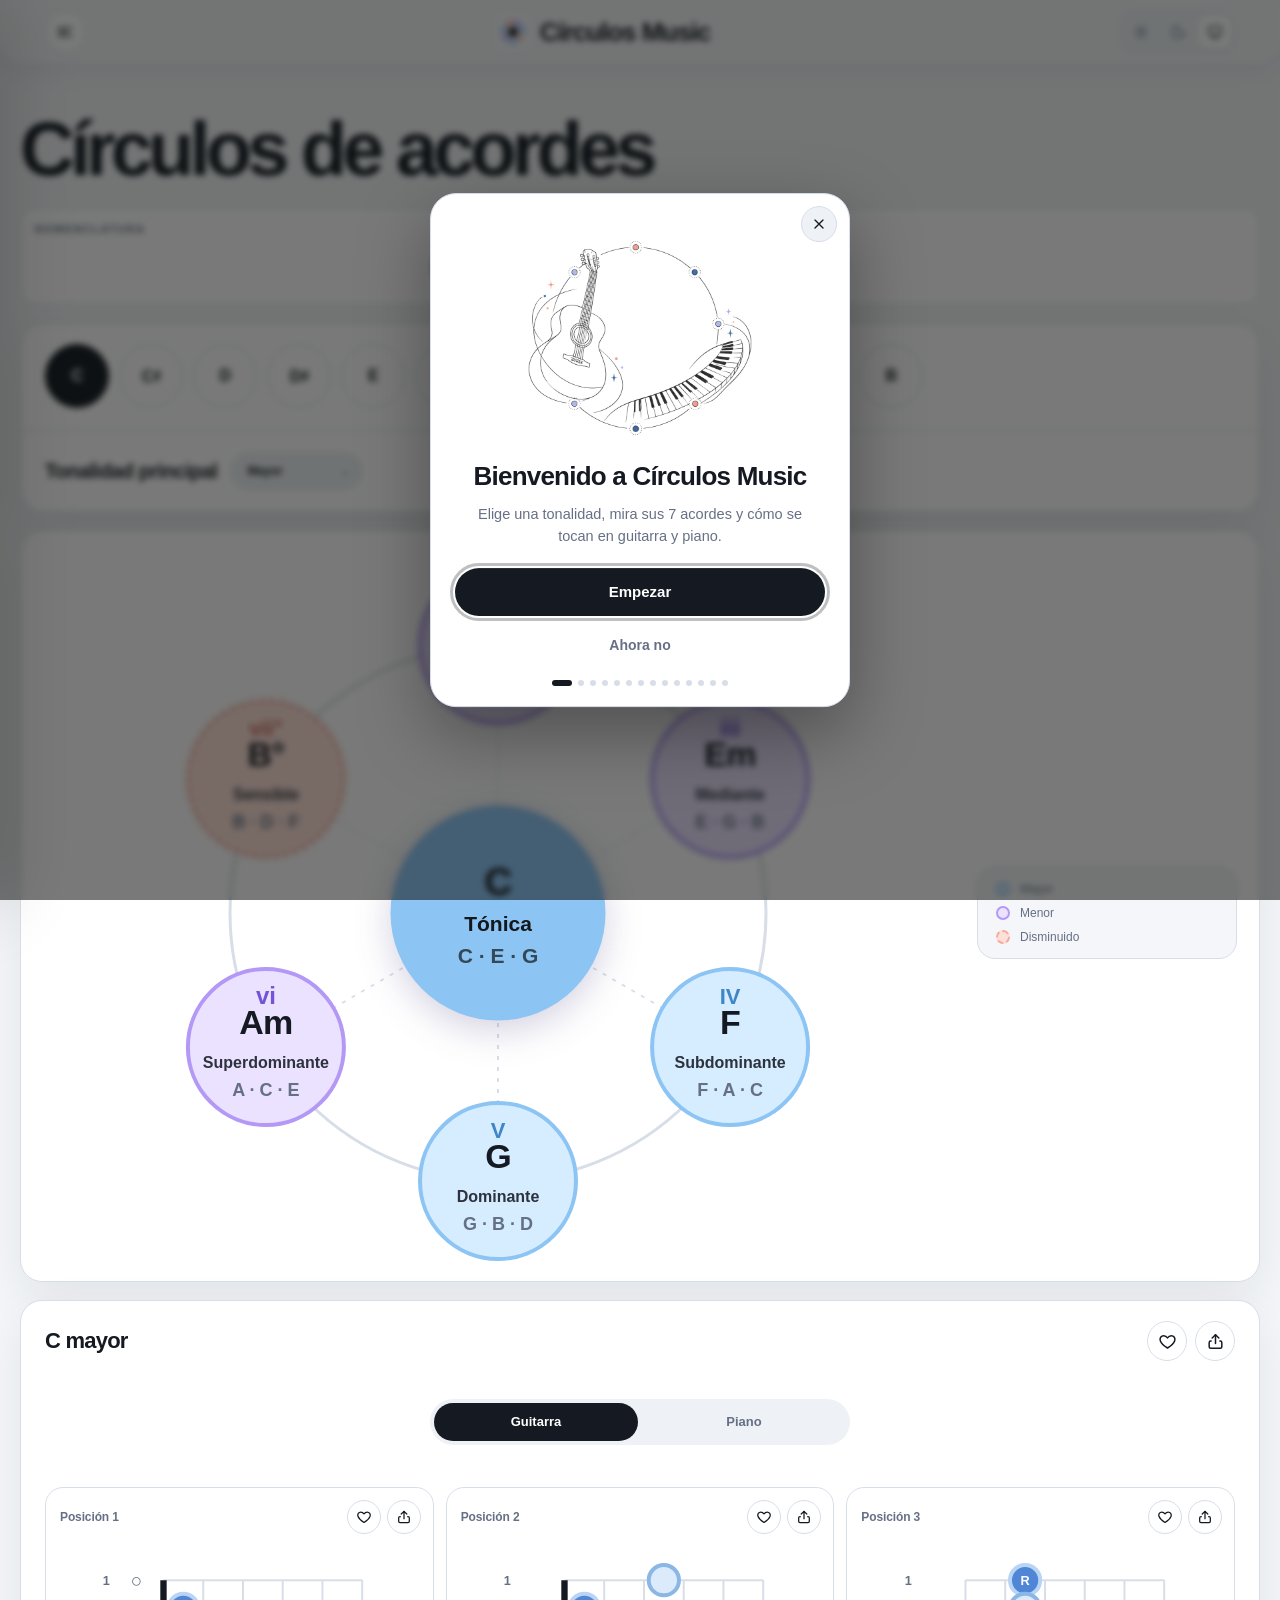
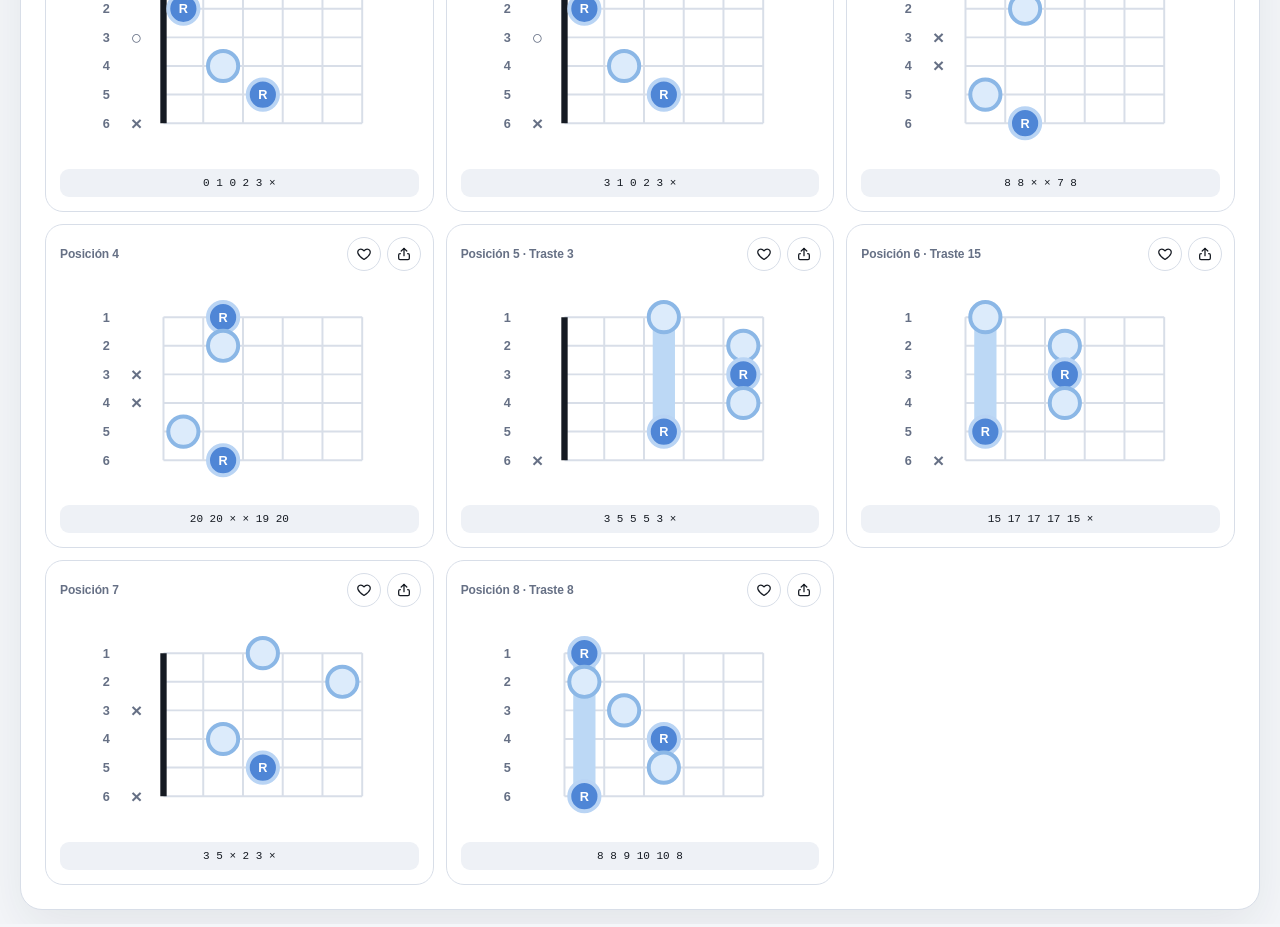
<file: index.html>
<!DOCTYPE html>
<html lang="es" data-theme="light">
<head>
<meta charset="UTF-8">
<meta name="viewport" content="width=device-width, initial-scale=1, maximum-scale=1, user-scalable=no, viewport-fit=cover">
<meta name="theme-color" content="#f4f6f9">
<meta http-equiv="Cache-Control" content="no-cache, no-store, must-revalidate">
<meta http-equiv="Pragma" content="no-cache">
<meta http-equiv="Expires" content="0">
<meta name="description" content="Círculos armónicos, escalas y posiciones para piano y guitarra.">
<meta property="og:type" content="website">
<meta property="og:title" content="Círculos Music">
<meta property="og:description" content="Escalas, 7 acordes diatónicos y posiciones para piano y guitarra.">
<meta property="og:image" content="https://la86926.github.io/Circulos-music/og-image.png?v=4">
<meta name="twitter:card" content="summary_large_image">
<title>Círculos Music</title>
<!-- Sonido de piano: Salamander Grand Piano V3, de Alexander Holm (CC BY 3.0). Detalles en sounds/piano/CREDITS.txt -->
<link rel="icon" href="logo.svg?v=3" type="image/svg+xml">
<link rel="icon" href="favicon-32.png?v=3" sizes="32x32" type="image/png">
<link rel="apple-touch-icon" href="apple-touch-icon.png?v=3">
<link rel="manifest" href="manifest.webmanifest">
<link rel="stylesheet" href="style.css?v=12">
<link rel="stylesheet" href="shell.css?v=4">
<link rel="stylesheet" href="chords-library.css?v=15">
<link rel="stylesheet" href="circulos.css?v=1">
<link rel="stylesheet" href="polish.css?v=21">
<link rel="stylesheet" href="tutorial.css?v=5">
</head>
<body>
<header class="app-header">
  <div class="header-inner appearance-header">
    <button class="icon-btn" id="menuBtn" type="button" aria-label="Abrir menú" aria-controls="sideMenu" aria-expanded="false"><svg viewBox="0 0 24 24" fill="none" stroke="currentColor" stroke-width="1.8" stroke-linecap="round"><path d="M4 7.5h16M4 12h11M4 16.5h16"/></svg></button>
    <div class="brand-wrap"><img data-logo src="logo.svg?v=3" alt="" class="brand-icon" width="34" height="34"><h2 class="brand">Círculos<span class="brand-sub"> Music</span></h2></div>
    <div class="theme-switch" role="group" aria-label="Apariencia">
      <button class="theme-choice" data-theme-choice="light" type="button" aria-label="Modo claro" title="Claro"><svg viewBox="0 0 24 24" fill="none" stroke="currentColor" stroke-width="1.8" stroke-linecap="round"><circle cx="12" cy="12" r="4"/><path d="M12 2v2M12 20v2M4.93 4.93l1.42 1.42M17.65 17.65l1.42 1.42M2 12h2M20 12h2M4.93 19.07l1.42-1.42M17.65 6.35l1.42-1.42"/></svg><span>Claro</span></button>
      <button class="theme-choice" data-theme-choice="dark" type="button" aria-label="Modo oscuro" title="Oscuro"><svg viewBox="0 0 24 24" fill="none" stroke="currentColor" stroke-width="1.8" stroke-linecap="round" stroke-linejoin="round"><path d="M12 3a9 9 0 1 0 9 9 7 7 0 0 1-9-9Z"/></svg><span>Oscuro</span></button>
      <button class="theme-choice" data-theme-choice="system" type="button" aria-label="Usar apariencia del sistema" title="Sistema"><svg viewBox="0 0 24 24" fill="none" stroke="currentColor" stroke-width="1.8" stroke-linecap="round" stroke-linejoin="round"><rect x="3" y="4" width="18" height="13" rx="2"/><path d="M8 21h8M12 17v4"/></svg><span>Sistema</span></button>
    </div>
  </div>
</header>
<div class="menu-backdrop" id="menuBackdrop" aria-hidden="true"></div>
<aside class="side-menu" id="sideMenu" aria-hidden="true" aria-label="Elegir herramienta">
  <div class="side-menu-head">
    <div class="side-menu-brand"><img data-logo src="logo.svg?v=3" alt="" width="40" height="40"><div><strong>Círculos Music</strong></div></div>
    <button class="icon-btn" id="menuCloseBtn" type="button" aria-label="Cerrar menú"><svg viewBox="0 0 24 24" fill="none" stroke="currentColor" stroke-width="1.8" stroke-linecap="round"><path d="M6 6l12 12M18 6 6 18"/></svg></button>
  </div>
  <nav class="app-picker" aria-label="Herramientas">
    <a class="app-choice active" href="index.html" aria-current="page"><span class="app-choice-icon"><svg viewBox="0 0 24 24" aria-hidden="true"><circle cx="12" cy="12" r="8" stroke-opacity=".35"/><circle cx="12" cy="12" r="2.6"/><circle cx="12" cy="4" r="1.7"/><circle cx="18.9" cy="8" r="1.7"/><circle cx="18.9" cy="16" r="1.7"/><circle cx="12" cy="20" r="1.7"/><circle cx="5.1" cy="16" r="1.7"/><circle cx="5.1" cy="8" r="1.7"/></svg></span><strong>Círculos</strong><small>Tonalidades, sus 7 acordes y posiciones.</small></a>
    <a class="app-choice" href="acordes.html"><span class="app-choice-icon"><svg viewBox="0 0 24 24" aria-hidden="true"><path d="M6 4v16M10.67 4v16M15.33 4v16M20 4v16" stroke-opacity=".5"/><path d="M6 4h14" stroke-width="2.4"/><path d="M6 9h14M6 14h14M6 19h14" stroke-opacity=".3"/><circle class="dot" cx="10.67" cy="11.5" r="2"/><circle class="dot" cx="15.33" cy="16.5" r="2"/><circle class="dot" cx="20" cy="6.5" r="2"/></svg></span><strong>Acordes</strong><small>Biblioteca de acordes de guitarra y piano.</small></a>
  </nav>
  <gift-card-widget></gift-card-widget>
</aside>
<main class="container app-view" id="circlesView">
<section class="hero" id="inicio"><div><h1>Círculos de acordes</h1></div></section>
<section class="toolbar"><div class="control-card"><span class="label">Nomenclatura</span><div class="segmented seg2"><button class="seg-btn active" data-nomenclature="english" type="button">Inglés</button><button class="seg-btn" data-nomenclature="latin" type="button">Latina</button></div></div></section>
<section class="panel" id="selector">
  <div class="key-scroller" id="toneSelector"></div>
  <div class="panel-head"><div><h3 class="panel-title">Tonalidad principal</h3></div><label class="minimal-scale-control"><select class="minimal-scale-select" id="minimalScaleSelect" aria-label="Tipo de escala"><option value="major">Mayor</option><option value="minor">Menor natural</option></select><span class="minimal-scale-arrow" aria-hidden="true">⌄</span></label></div>
</section>
<section class="panel harmony-wheel-panel" id="circuloArmonico"><div class="harmony-wheel-wrap"><div class="harmony-wheel-stage" id="harmonyWheel"></div><aside class="harmony-wheel-info"><div class="harmony-wheel-legend"><div class="harmony-wheel-legend-item"><span class="harmony-wheel-dot major"></span><span>Mayor</span></div><div class="harmony-wheel-legend-item"><span class="harmony-wheel-dot minor"></span><span>Menor</span></div><div class="harmony-wheel-legend-item"><span class="harmony-wheel-dot diminished"></span><span>Disminuido</span></div></div></aside></div></section>
<section class="panel" id="instrumento">
  <div class="chord-head"><strong id="circleChordTitle"></strong><div class="chord-actions" id="chordActions"></div></div>
  <div class="instrument-tabs"><div class="segmented seg2"><button class="seg-btn active" data-instrument="guitar" type="button">Guitarra</button><button class="seg-btn" data-instrument="piano" type="button">Piano</button></div></div>
  <div class="instrument-body" id="guitarPanel"><div class="chord-position-grid" id="circleChordPositions" aria-live="polite"></div></div>
  <div class="instrument-body hidden" id="pianoPanel">
    <div class="visual-top"><div class="inversion-wrap"><div class="segmented seg3"><button class="seg-btn active" data-inversion="0" type="button">Fundamental</button><button class="seg-btn" data-inversion="1" type="button">1.ª inversión</button><button class="seg-btn" data-inversion="2" type="button">2.ª inversión</button></div></div><div id="pianoActions" class="piano-actions"></div></div>
    <div class="piano-scroll"><div class="piano" id="pianoKeyboard"></div></div>
    <p class="voicing-note-line">Notas: <strong id="pianoVoicingText"></strong></p>
  </div>
</section>
</main>
<div class="toast" id="toast" role="status"></div>
<script src="shell.js?v=6"></script>
<script src="convertidor.js?v=2" defer></script>
<script src="circulos.js?v=2" defer></script>
<script src="gift-ui.js?v=7" defer></script>
<script src="chords-library.js?v=25" defer></script>
<script src="circle-chords.js?v=3" defer></script>
<script src="piano-sound.js?v=7" defer></script>
<script src="piano-voicing.js?v=4" defer></script>
<script src="share.js?v=2" defer></script>
<script src="favoritos.js?v=20" type="module"></script>
<script src="tutorial.js?v=33" defer></script>
<script src="leave-guard.js?v=4" defer></script>
</body>
</html>
</file>
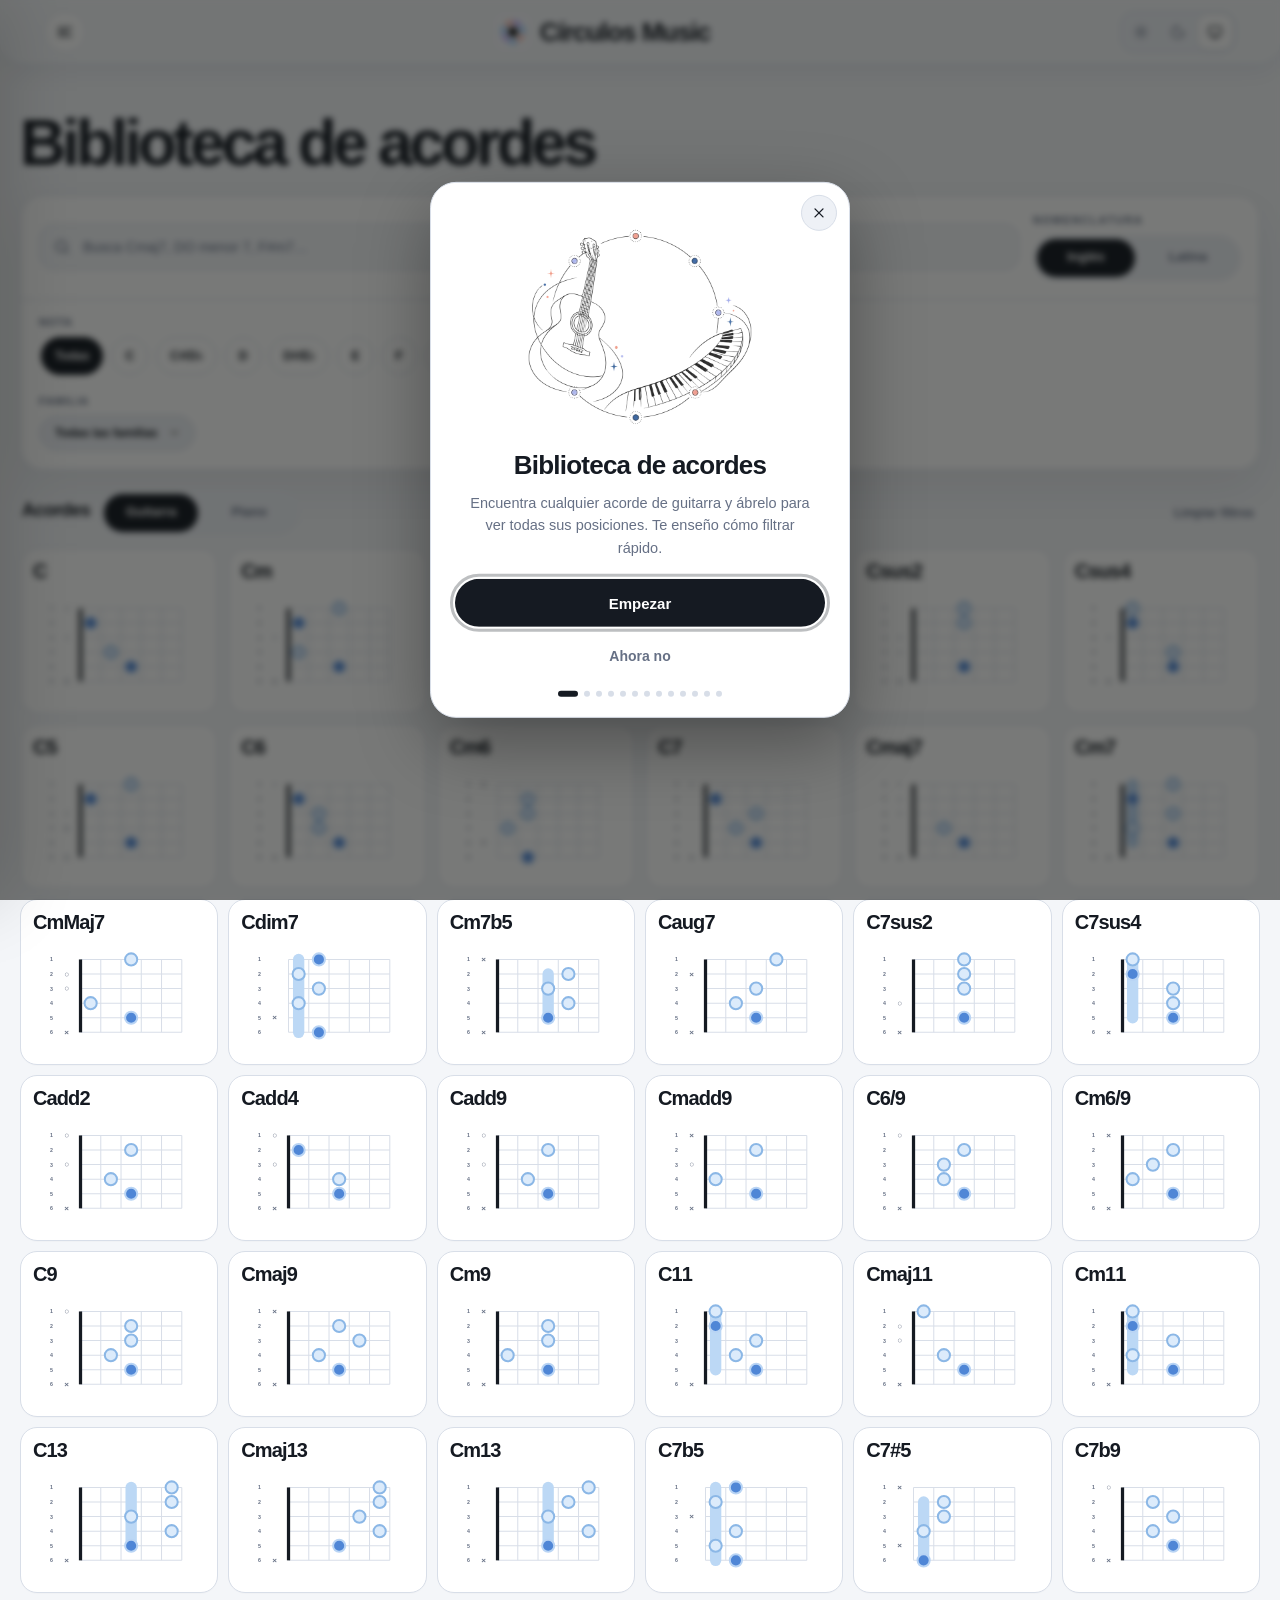
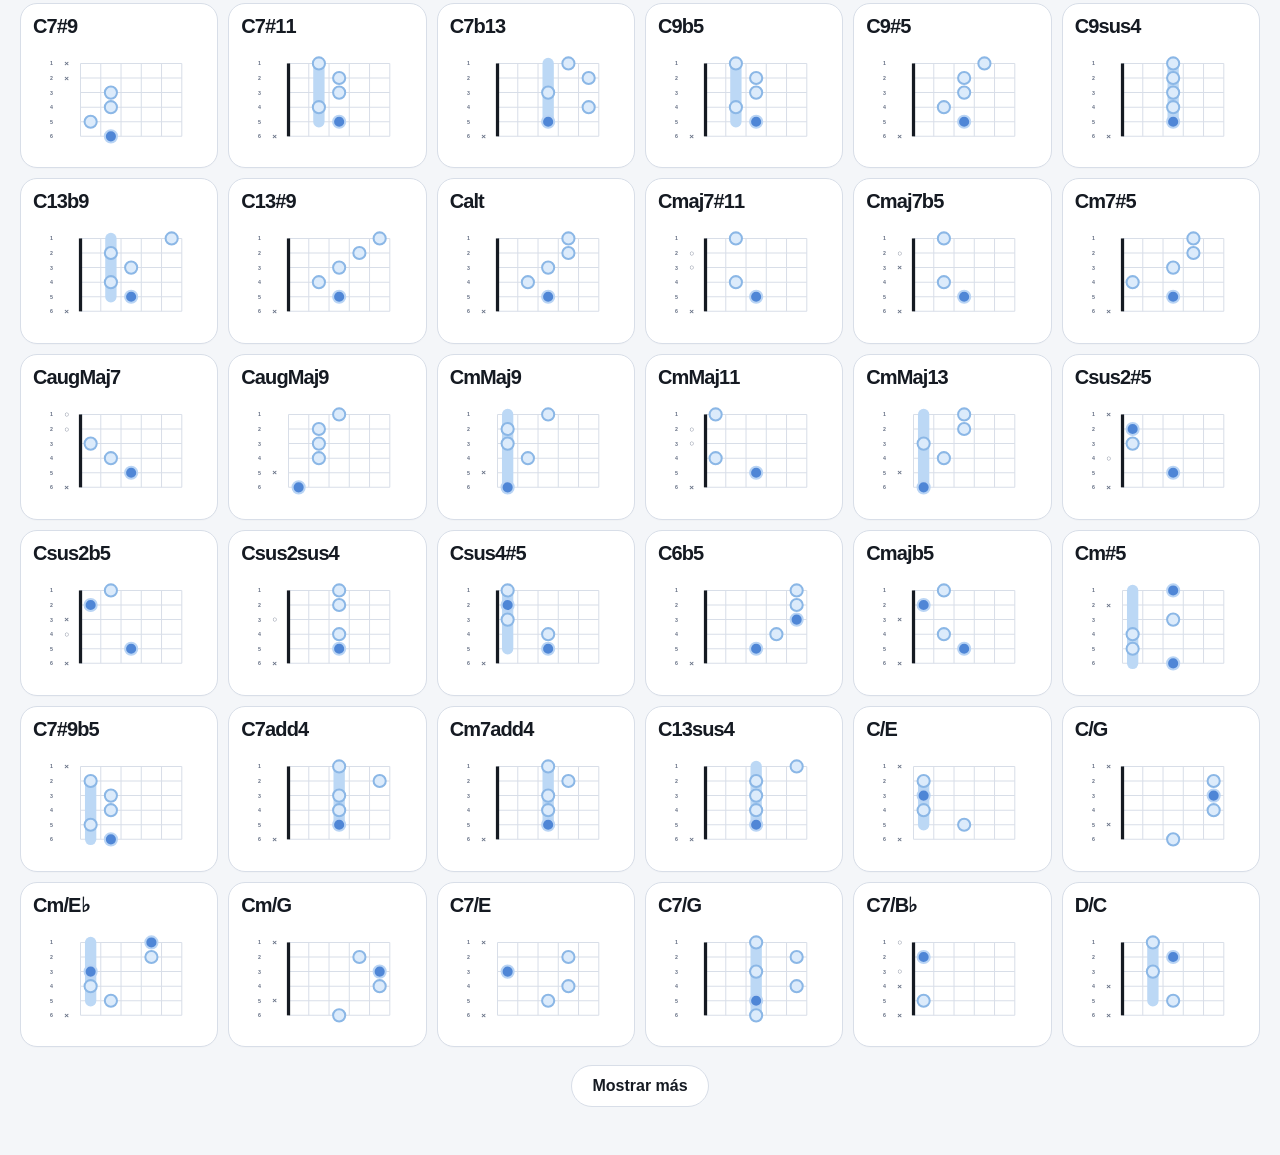
<file: acordes.html>
<!DOCTYPE html>
<html lang="es" data-theme="light">
<head>
<meta charset="UTF-8">
<meta name="viewport" content="width=device-width, initial-scale=1, maximum-scale=1, user-scalable=no, viewport-fit=cover">
<meta name="theme-color" content="#f4f6f9">
<meta http-equiv="Cache-Control" content="no-cache, no-store, must-revalidate">
<meta http-equiv="Pragma" content="no-cache">
<meta http-equiv="Expires" content="0">
<meta name="description" content="Biblioteca visual de acordes de guitarra.">
<meta property="og:type" content="website">
<meta property="og:title" content="Acordes · Círculos Music">
<meta property="og:description" content="Biblioteca visual de más de 900 acordes de guitarra con todas sus posiciones.">
<meta property="og:image" content="https://la86926.github.io/Circulos-music/og-image.png?v=4">
<meta name="twitter:card" content="summary_large_image">
<title>Acordes · Círculos Music</title>
<link rel="icon" href="logo.svg?v=3" type="image/svg+xml">
<link rel="icon" href="favicon-32.png?v=3" sizes="32x32" type="image/png">
<link rel="apple-touch-icon" href="apple-touch-icon.png?v=3">
<link rel="manifest" href="manifest.webmanifest">
<link rel="stylesheet" href="style.css?v=12">
<link rel="stylesheet" href="shell.css?v=4">
<link rel="stylesheet" href="chords-library.css?v=15">
<link rel="stylesheet" href="polish.css?v=21">
<link rel="stylesheet" href="tutorial.css?v=5">
</head>
<body>
<header class="app-header">
  <div class="header-inner appearance-header">
    <button class="icon-btn" id="menuBtn" type="button" aria-label="Abrir menú" aria-controls="sideMenu" aria-expanded="false"><svg viewBox="0 0 24 24" fill="none" stroke="currentColor" stroke-width="1.8" stroke-linecap="round"><path d="M4 7.5h16M4 12h11M4 16.5h16"/></svg></button>
    <div class="brand-wrap"><img data-logo src="logo.svg?v=3" alt="" class="brand-icon" width="34" height="34"><h2 class="brand">Círculos<span class="brand-sub"> Music</span></h2></div>
    <div class="theme-switch" role="group" aria-label="Apariencia">
      <button class="theme-choice" data-theme-choice="light" type="button" aria-label="Modo claro" title="Claro"><svg viewBox="0 0 24 24" fill="none" stroke="currentColor" stroke-width="1.8" stroke-linecap="round"><circle cx="12" cy="12" r="4"/><path d="M12 2v2M12 20v2M4.93 4.93l1.42 1.42M17.65 17.65l1.42 1.42M2 12h2M20 12h2M4.93 19.07l1.42-1.42M17.65 6.35l1.42-1.42"/></svg><span>Claro</span></button>
      <button class="theme-choice" data-theme-choice="dark" type="button" aria-label="Modo oscuro" title="Oscuro"><svg viewBox="0 0 24 24" fill="none" stroke="currentColor" stroke-width="1.8" stroke-linecap="round" stroke-linejoin="round"><path d="M12 3a9 9 0 1 0 9 9 7 7 0 0 1-9-9Z"/></svg><span>Oscuro</span></button>
      <button class="theme-choice" data-theme-choice="system" type="button" aria-label="Usar apariencia del sistema" title="Sistema"><svg viewBox="0 0 24 24" fill="none" stroke="currentColor" stroke-width="1.8" stroke-linecap="round" stroke-linejoin="round"><rect x="3" y="4" width="18" height="13" rx="2"/><path d="M8 21h8M12 17v4"/></svg><span>Sistema</span></button>
    </div>
  </div>
</header>
<div class="menu-backdrop" id="menuBackdrop" aria-hidden="true"></div>
<aside class="side-menu" id="sideMenu" aria-hidden="true" aria-label="Elegir herramienta">
  <div class="side-menu-head">
    <div class="side-menu-brand"><img data-logo src="logo.svg?v=3" alt="" width="40" height="40"><div><strong>Círculos Music</strong></div></div>
    <button class="icon-btn" id="menuCloseBtn" type="button" aria-label="Cerrar menú"><svg viewBox="0 0 24 24" fill="none" stroke="currentColor" stroke-width="1.8" stroke-linecap="round"><path d="M6 6l12 12M18 6 6 18"/></svg></button>
  </div>
  <nav class="app-picker" aria-label="Herramientas">
    <a class="app-choice" href="index.html"><span class="app-choice-icon"><svg viewBox="0 0 24 24" aria-hidden="true"><circle cx="12" cy="12" r="8" stroke-opacity=".35"/><circle cx="12" cy="12" r="2.6"/><circle cx="12" cy="4" r="1.7"/><circle cx="18.9" cy="8" r="1.7"/><circle cx="18.9" cy="16" r="1.7"/><circle cx="12" cy="20" r="1.7"/><circle cx="5.1" cy="16" r="1.7"/><circle cx="5.1" cy="8" r="1.7"/></svg></span><strong>Círculos</strong><small>Tonalidades, sus 7 acordes y posiciones.</small></a>
    <a class="app-choice active" href="acordes.html" aria-current="page"><span class="app-choice-icon"><svg viewBox="0 0 24 24" aria-hidden="true"><path d="M6 4v16M10.67 4v16M15.33 4v16M20 4v16" stroke-opacity=".5"/><path d="M6 4h14" stroke-width="2.4"/><path d="M6 9h14M6 14h14M6 19h14" stroke-opacity=".3"/><circle class="dot" cx="10.67" cy="11.5" r="2"/><circle class="dot" cx="15.33" cy="16.5" r="2"/><circle class="dot" cx="20" cy="6.5" r="2"/></svg></span><strong>Acordes</strong><small>Biblioteca de acordes de guitarra y piano.</small></a>
  </nav>
  <gift-card-widget></gift-card-widget>
</aside>
<main class="container app-view" id="chordsView">
  <section class="hero library-hero">
    <div>
      <h1>Biblioteca de acordes</h1>
    </div>
  </section>
  <section class="panel chordlib-tools" aria-label="Herramientas de la biblioteca">
    <div class="chordlib-tools-main">
      <label class="chord-search" for="chordSearch">
        <svg viewBox="0 0 24 24" fill="none" stroke="currentColor" stroke-width="1.8" stroke-linecap="round" aria-hidden="true"><circle cx="11" cy="11" r="7"/><path d="m20 20-4-4"/></svg>
        <input id="chordSearch" type="search" autocomplete="off" spellcheck="false" placeholder="Busca Cmaj7, DO menor 7, F#m7…">
      </label>
      <div class="chord-notation"><span class="label">Nomenclatura</span><div class="segmented seg2"><button class="seg-btn active" data-library-notation="english" type="button">Inglés</button><button class="seg-btn" data-library-notation="latin" type="button">Latina</button></div></div>
    </div>
    <div class="chordlib-filter-row">
      <div class="chord-filter-block"><span class="chord-filter-label">Nota</span><div class="chord-root-scroller" id="chordRootFilters" aria-label="Filtrar por nota"></div></div>
      <label class="chord-filter-block"><span class="chord-filter-label">Familia</span><select class="chord-select" id="chordFamilyFilter"><option value="all">Todas las familias</option></select></label>
    </div>
  </section>
  <section class="chordlib-results" aria-labelledby="chordCatalogTitle">
    <div class="chord-results-head"><div class="results-title"><h2 id="chordCatalogTitle">Acordes</h2><div class="segmented seg2 lib-inst" role="group" aria-label="Instrumento"><button class="seg-btn active" type="button" data-library-inst="guitar" aria-pressed="true">Guitarra</button><button class="seg-btn" type="button" data-library-inst="piano" aria-pressed="false">Piano</button></div></div><button class="chord-reset" id="chordResetFilters" type="button">Limpiar filtros</button></div>
    <div class="chord-catalog-grid" id="chordCatalogGrid" aria-live="polite"></div>
    <div class="chord-empty" id="chordEmpty" hidden><strong>Sin coincidencias</strong><span>Prueba otra nota, familia o búsqueda.</span></div>
    <button class="chord-load-more" id="chordLoadMore" type="button" hidden>Mostrar más</button>
  </section>
</main>
<div class="toast" id="toast" role="status"></div>
<script src="shell.js?v=6"></script>
<script src="convertidor.js?v=2" defer></script>
<script src="piano-sound.js?v=7" defer></script>
<script src="chords-library.js?v=25" defer></script>
<script src="gift-ui.js?v=7" defer></script>
<script src="share.js?v=2" defer></script>
<script src="favoritos.js?v=20" type="module"></script>
<script src="tutorial.js?v=33" defer></script>
<script src="leave-guard.js?v=4" defer></script>
</body>
</html>
</file>
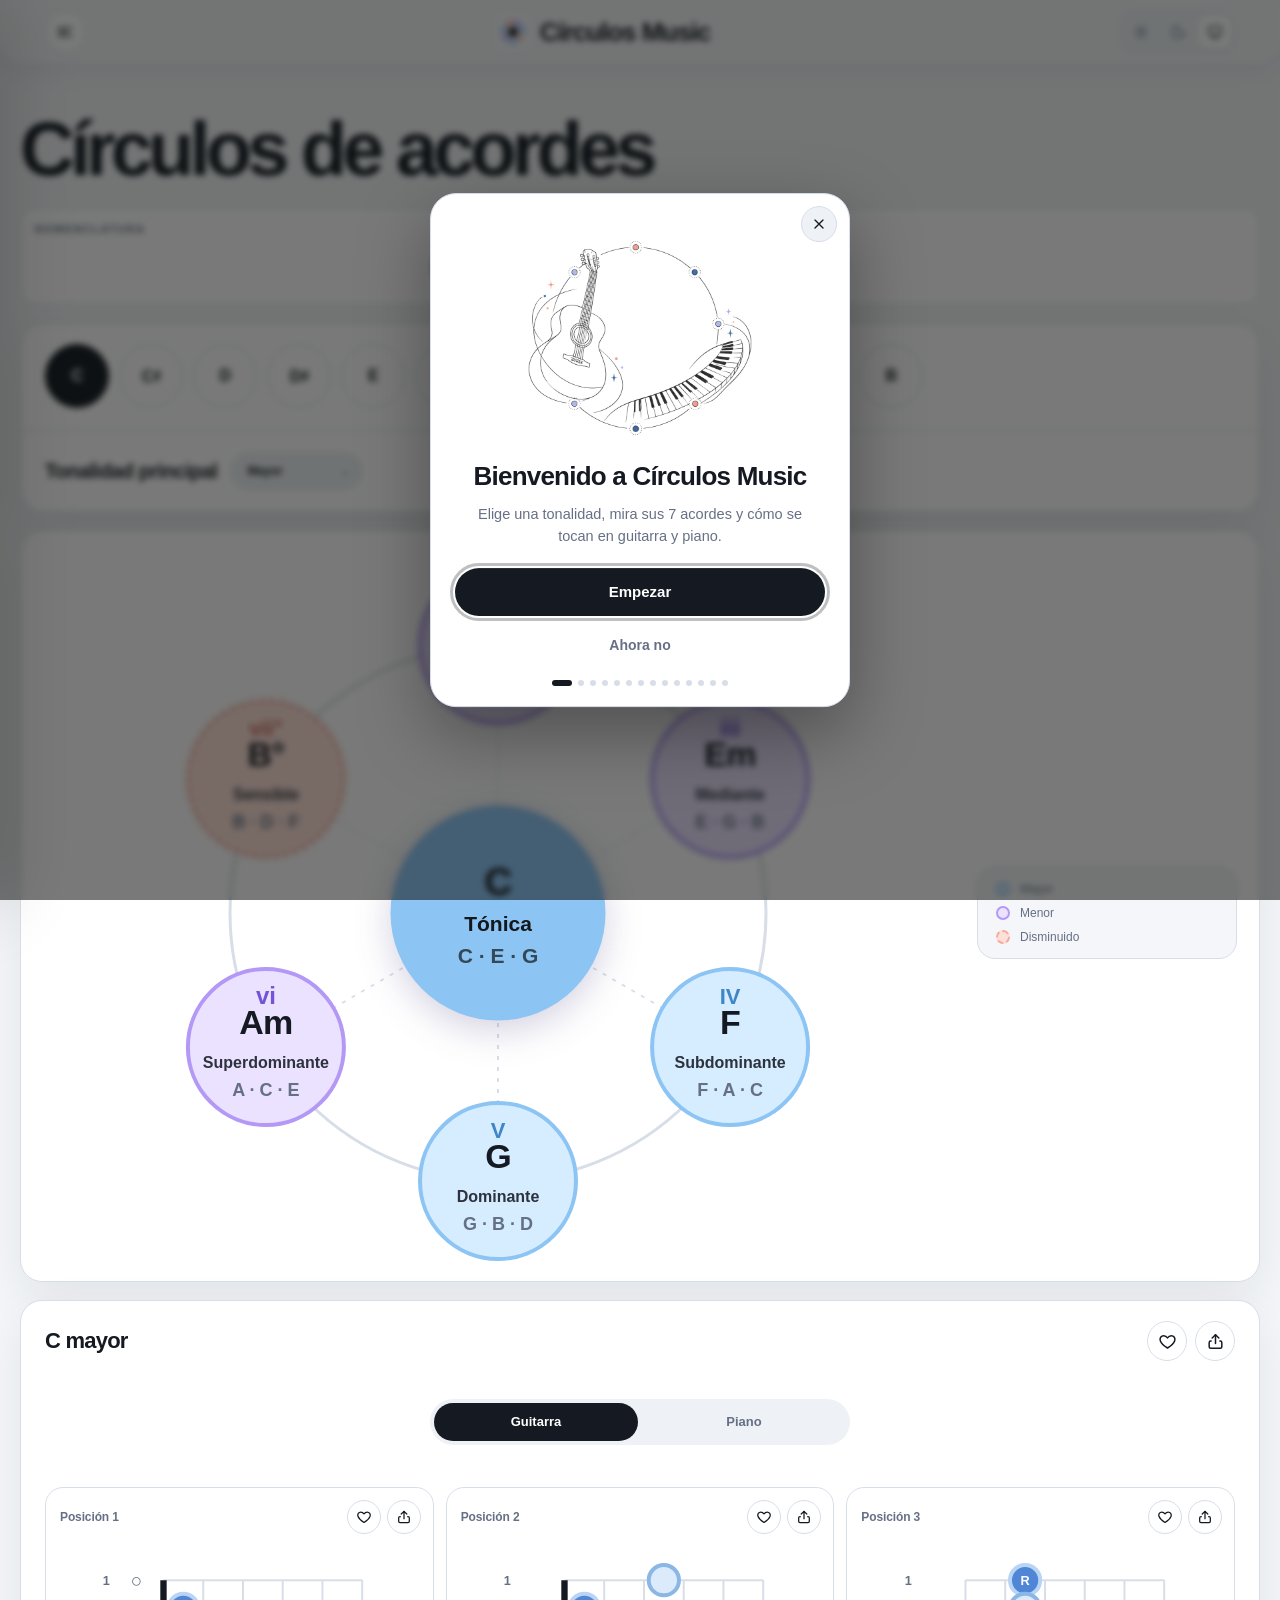
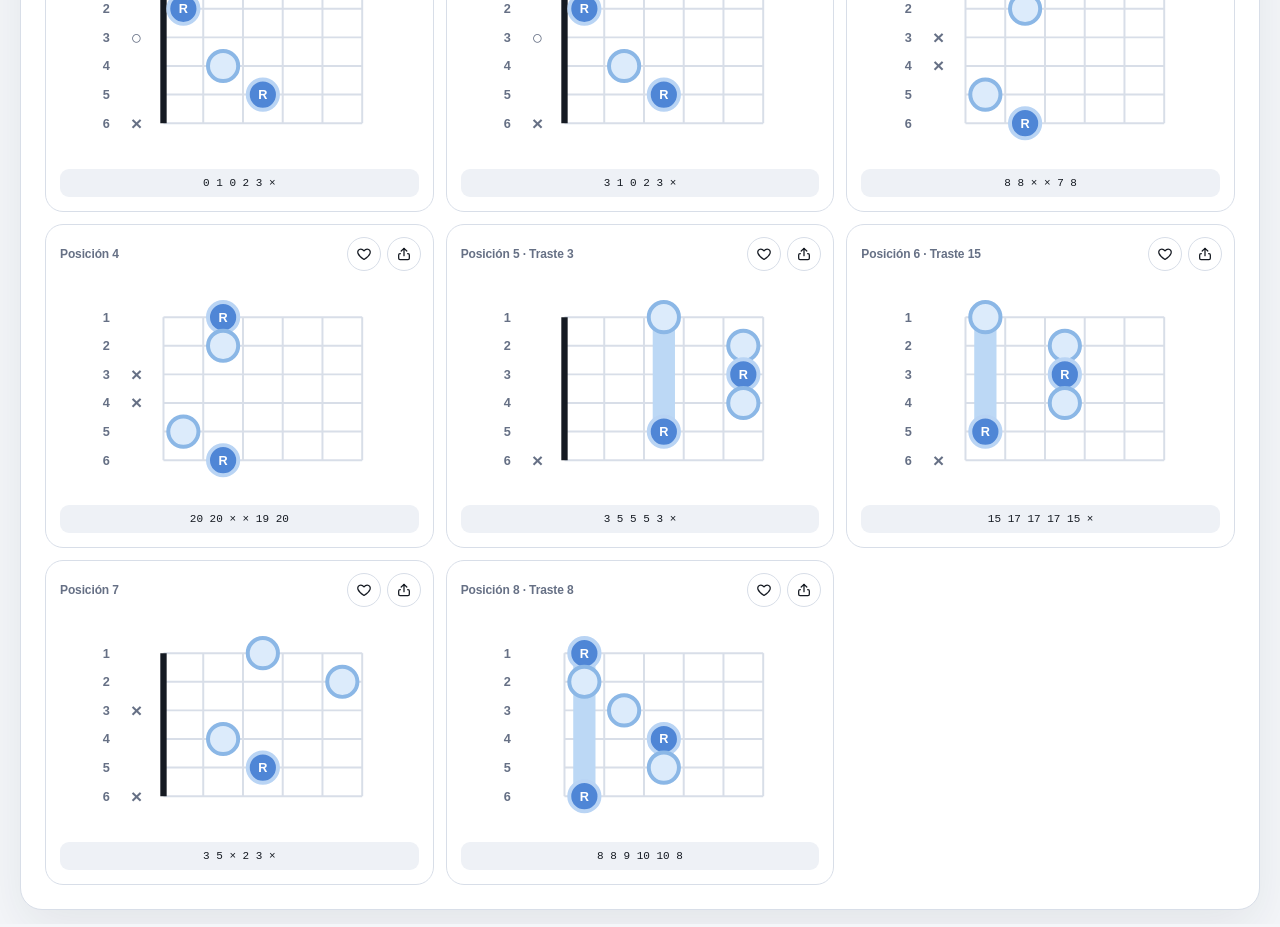
<file: afinador.html>
<!doctype html>
<html lang="es">
<head>
<meta charset="utf-8">
<meta name="viewport" content="width=device-width, initial-scale=1, maximum-scale=1, user-scalable=no">
<meta name="robots" content="noindex">
<title>Círculos Music</title>
<meta http-equiv="refresh" content="0; url=index.html">
<script>location.replace('index.html');</script>
</head>
<body></body>
</html>
</file>
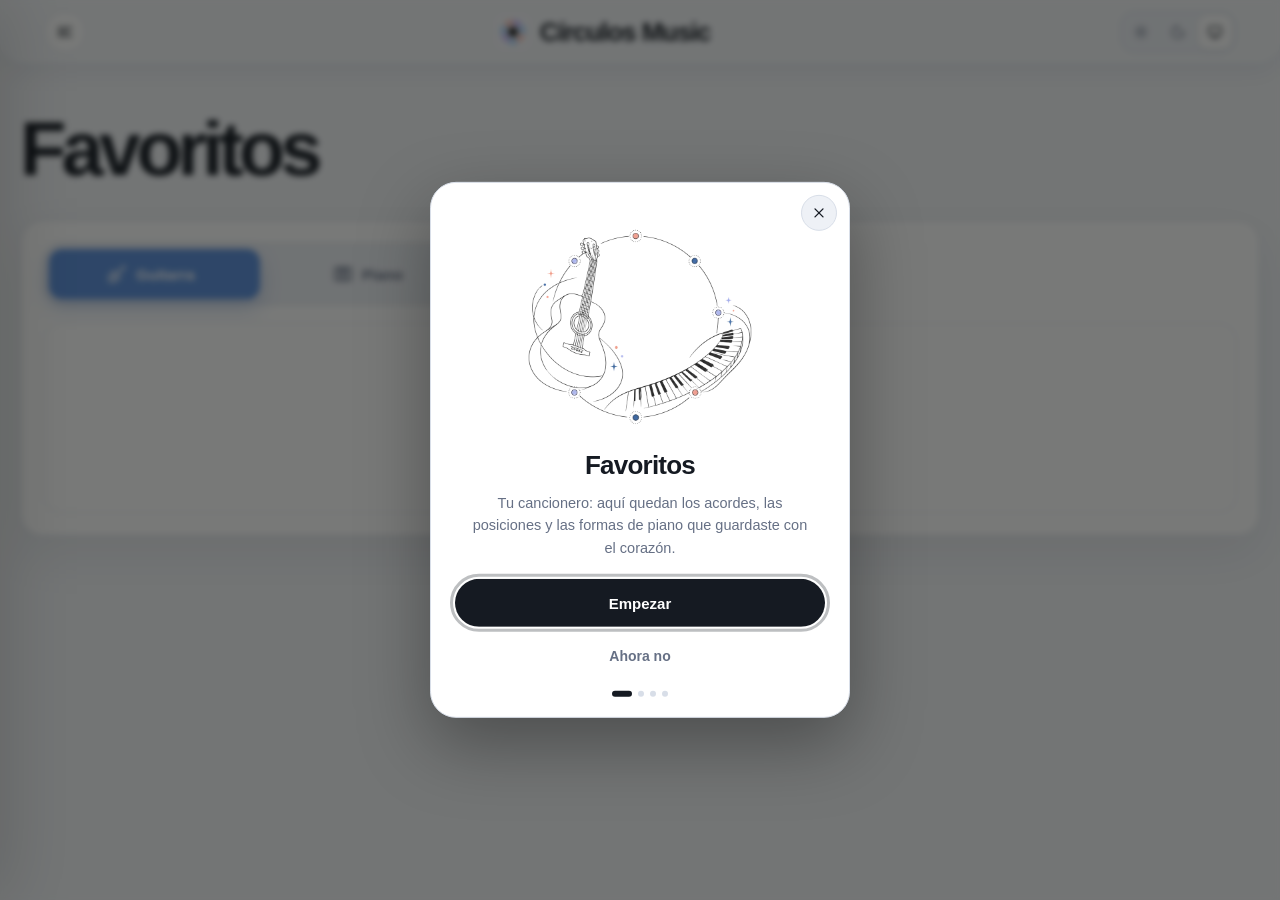
<file: favoritos.html>
<!DOCTYPE html>
<html lang="es" data-theme="light">
<head>
<meta charset="UTF-8">
<meta name="viewport" content="width=device-width, initial-scale=1, maximum-scale=1, user-scalable=no, viewport-fit=cover">
<meta name="theme-color" content="#f4f6f9">
<meta http-equiv="Cache-Control" content="no-cache, no-store, must-revalidate">
<meta http-equiv="Pragma" content="no-cache">
<meta http-equiv="Expires" content="0">
<meta name="description" content="Tus acordes guardados, en todos tus dispositivos.">
<meta property="og:type" content="website">
<meta property="og:title" content="Favoritos · Círculos Music">
<meta property="og:description" content="Tus acordes guardados, en todos tus dispositivos.">
<meta property="og:image" content="https://la86926.github.io/Circulos-music/og-image.png?v=4">
<meta name="twitter:card" content="summary_large_image">
<title>Favoritos · Círculos Music</title>
<link rel="icon" href="logo.svg?v=3" type="image/svg+xml">
<link rel="icon" href="favicon-32.png?v=3" sizes="32x32" type="image/png">
<link rel="apple-touch-icon" href="apple-touch-icon.png?v=3">
<link rel="manifest" href="manifest.webmanifest">
<link rel="stylesheet" href="style.css?v=12">
<link rel="stylesheet" href="shell.css?v=4">
<link rel="stylesheet" href="chords-library.css?v=15">
<link rel="stylesheet" href="polish.css?v=21">
<link rel="stylesheet" href="tutorial.css?v=5">
</head>
<body>
<header class="app-header">
  <div class="header-inner appearance-header">
    <button class="icon-btn" id="menuBtn" type="button" aria-label="Abrir menú" aria-controls="sideMenu" aria-expanded="false"><svg viewBox="0 0 24 24" fill="none" stroke="currentColor" stroke-width="1.8" stroke-linecap="round"><path d="M4 7.5h16M4 12h11M4 16.5h16"/></svg></button>
    <div class="brand-wrap"><img data-logo src="logo.svg?v=3" alt="" class="brand-icon" width="34" height="34"><h2 class="brand">Círculos<span class="brand-sub"> Music</span></h2></div>
    <div class="theme-switch" role="group" aria-label="Apariencia">
      <button class="theme-choice" data-theme-choice="light" type="button" aria-label="Modo claro" title="Claro"><svg viewBox="0 0 24 24" fill="none" stroke="currentColor" stroke-width="1.8" stroke-linecap="round"><circle cx="12" cy="12" r="4"/><path d="M12 2v2M12 20v2M4.93 4.93l1.42 1.42M17.65 17.65l1.42 1.42M2 12h2M20 12h2M4.93 19.07l1.42-1.42M17.65 6.35l1.42-1.42"/></svg><span>Claro</span></button>
      <button class="theme-choice" data-theme-choice="dark" type="button" aria-label="Modo oscuro" title="Oscuro"><svg viewBox="0 0 24 24" fill="none" stroke="currentColor" stroke-width="1.8" stroke-linecap="round" stroke-linejoin="round"><path d="M12 3a9 9 0 1 0 9 9 7 7 0 0 1-9-9Z"/></svg><span>Oscuro</span></button>
      <button class="theme-choice" data-theme-choice="system" type="button" aria-label="Usar apariencia del sistema" title="Sistema"><svg viewBox="0 0 24 24" fill="none" stroke="currentColor" stroke-width="1.8" stroke-linecap="round" stroke-linejoin="round"><rect x="3" y="4" width="18" height="13" rx="2"/><path d="M8 21h8M12 17v4"/></svg><span>Sistema</span></button>
    </div>
  </div>
</header>
<div class="menu-backdrop" id="menuBackdrop" aria-hidden="true"></div>
<aside class="side-menu" id="sideMenu" aria-hidden="true" aria-label="Elegir herramienta">
  <div class="side-menu-head">
    <div class="side-menu-brand"><img data-logo src="logo.svg?v=3" alt="" width="40" height="40"><div><strong>Círculos Music</strong></div></div>
    <button class="icon-btn" id="menuCloseBtn" type="button" aria-label="Cerrar menú"><svg viewBox="0 0 24 24" fill="none" stroke="currentColor" stroke-width="1.8" stroke-linecap="round"><path d="M6 6l12 12M18 6 6 18"/></svg></button>
  </div>
  <nav class="app-picker" aria-label="Herramientas">
    <a class="app-choice" href="index.html"><span class="app-choice-icon"><svg viewBox="0 0 24 24" aria-hidden="true"><circle cx="12" cy="12" r="8" stroke-opacity=".35"/><circle cx="12" cy="12" r="2.6"/><circle cx="12" cy="4" r="1.7"/><circle cx="18.9" cy="8" r="1.7"/><circle cx="18.9" cy="16" r="1.7"/><circle cx="12" cy="20" r="1.7"/><circle cx="5.1" cy="16" r="1.7"/><circle cx="5.1" cy="8" r="1.7"/></svg></span><strong>Círculos</strong><small>Tonalidades, sus 7 acordes y posiciones.</small></a>
    <a class="app-choice" href="acordes.html"><span class="app-choice-icon"><svg viewBox="0 0 24 24" aria-hidden="true"><path d="M6 4v16M10.67 4v16M15.33 4v16M20 4v16" stroke-opacity=".5"/><path d="M6 4h14" stroke-width="2.4"/><path d="M6 9h14M6 14h14M6 19h14" stroke-opacity=".3"/><circle class="dot" cx="10.67" cy="11.5" r="2"/><circle class="dot" cx="15.33" cy="16.5" r="2"/><circle class="dot" cx="20" cy="6.5" r="2"/></svg></span><strong>Acordes</strong><small>Biblioteca de acordes de guitarra y piano.</small></a>
  </nav>
  <gift-card-widget></gift-card-widget>
</aside>
<main class="container app-view" id="favView">
  <section class="hero library-hero">
    <div>
      <h1>Favoritos</h1>
    </div>
  </section>
  <section class="panel fav-page fav-list" aria-label="Tus acordes guardados">
    <div class="fav-inst" id="favTabs" role="tablist" aria-label="Instrumento">
      <button type="button" role="tab" data-fav-tab="guitar" class="active" aria-selected="true"><svg viewBox="0 0 24 24" aria-hidden="true"><path d="M13.6 10.4 19.5 4.5M18 3l3 3"/><path d="M11.2 9.6c-1.6-.7-3.5-.3-4.7.9-1 1-1.3 2.3-1 3.5-1.4.3-2.5 1.6-2.5 3.1C3 19 4.6 21 6.9 21c1.5 0 2.8-1.1 3.1-2.5 1.2.3 2.5 0 3.5-1 1.2-1.2 1.6-3.1.9-4.7Z"/><circle cx="9" cy="15" r="1.2"/></svg><span>Guitarra</span><span class="fav-count"></span></button>
      <button type="button" role="tab" data-fav-tab="piano" aria-selected="false"><svg viewBox="0 0 24 24" aria-hidden="true"><rect x="3" y="5" width="18" height="14" rx="2.2"/><path d="M8 12v7M12 12v7M16 12v7"/><path class="fill" d="M6.8 5h2.4v7H6.8zM10.8 5h2.4v7h-2.4zM14.8 5h2.4v7h-2.4z"/></svg><span>Piano</span><span class="fav-count"></span></button>
    </div>
    <div class="chord-catalog-grid fav-grid" id="favGrid"></div>
  </section>
</main>
<div class="toast" id="toast" role="status"></div>
<script src="shell.js?v=6"></script>
<script src="convertidor.js?v=2" defer></script>
<script src="piano-sound.js?v=7" defer></script>
<script src="chords-library.js?v=25" defer></script>
<script src="gift-ui.js?v=7" defer></script>
<script src="share.js?v=2" defer></script>
<script src="favoritos.js?v=20" type="module"></script>
<script src="tutorial.js?v=33" defer></script>
<script src="leave-guard.js?v=4" defer></script>
</body>
</html>
</file>
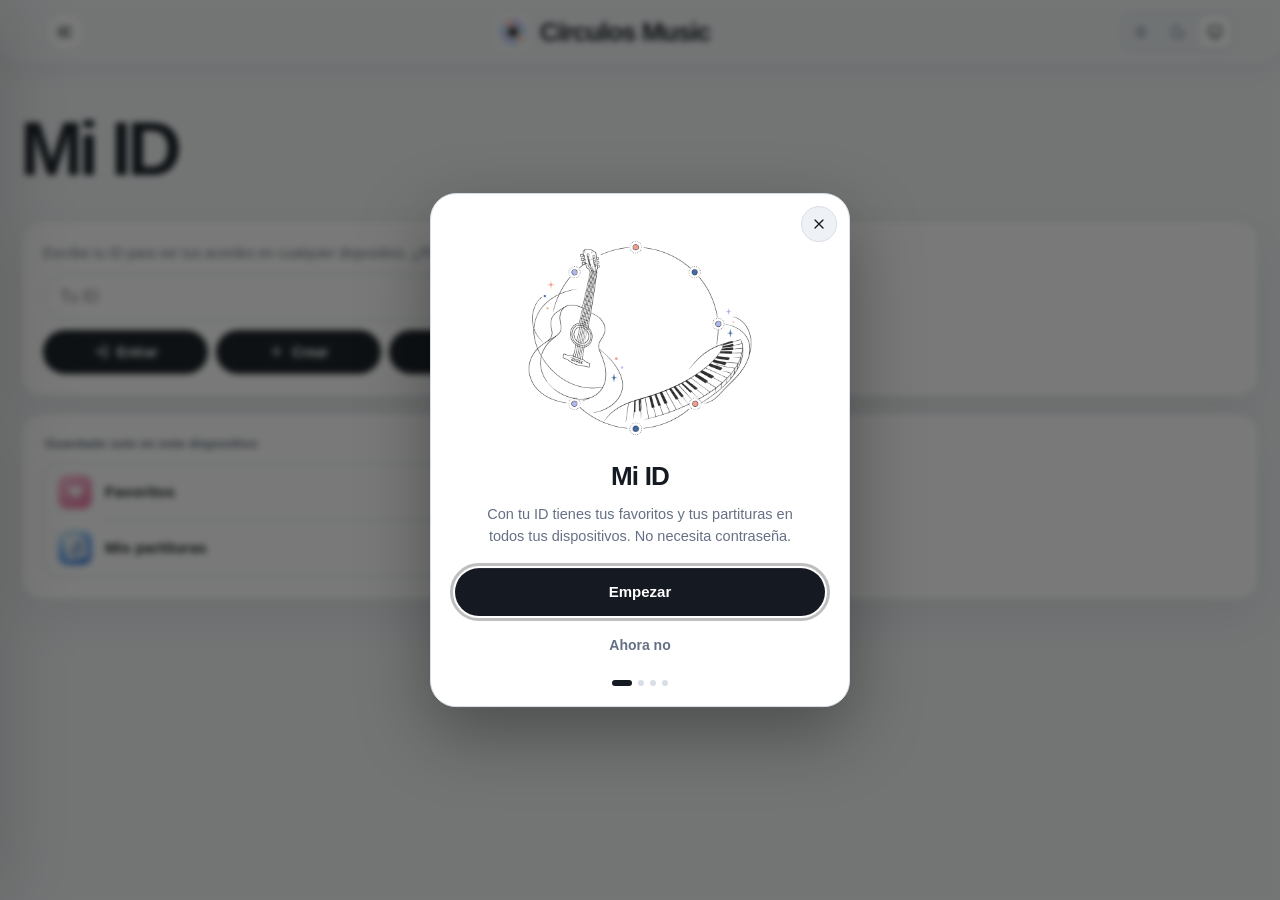
<file: mi-id.html>
<!DOCTYPE html>
<html lang="es" data-theme="light">
<head>
<meta charset="UTF-8">
<meta name="viewport" content="width=device-width, initial-scale=1, maximum-scale=1, user-scalable=no, viewport-fit=cover">
<meta name="theme-color" content="#f4f6f9">
<meta http-equiv="Cache-Control" content="no-cache, no-store, must-revalidate">
<meta http-equiv="Pragma" content="no-cache">
<meta http-equiv="Expires" content="0">
<meta name="description" content="Tu ID para tener tus acordes y partituras en todos tus dispositivos.">
<meta property="og:type" content="website">
<meta property="og:title" content="Mi ID · Círculos Music">
<meta property="og:description" content="Tu ID para tener tus acordes y partituras en todos tus dispositivos.">
<meta property="og:image" content="https://la86926.github.io/Circulos-music/og-image.png?v=4">
<meta name="twitter:card" content="summary_large_image">
<title>Mi ID · Círculos Music</title>
<link rel="icon" href="logo.svg?v=3" type="image/svg+xml">
<link rel="icon" href="favicon-32.png?v=3" sizes="32x32" type="image/png">
<link rel="apple-touch-icon" href="apple-touch-icon.png?v=3">
<link rel="manifest" href="manifest.webmanifest">
<link rel="stylesheet" href="style.css?v=12">
<link rel="stylesheet" href="shell.css?v=4">
<link rel="stylesheet" href="chords-library.css?v=15">
<link rel="stylesheet" href="polish.css?v=21">
<link rel="stylesheet" href="tutorial.css?v=5">
</head>
<body>
<header class="app-header">
  <div class="header-inner appearance-header">
    <button class="icon-btn" id="menuBtn" type="button" aria-label="Abrir menú" aria-controls="sideMenu" aria-expanded="false"><svg viewBox="0 0 24 24" fill="none" stroke="currentColor" stroke-width="1.8" stroke-linecap="round"><path d="M4 7.5h16M4 12h11M4 16.5h16"/></svg></button>
    <div class="brand-wrap"><img data-logo src="logo.svg?v=3" alt="" class="brand-icon" width="34" height="34"><h2 class="brand">Círculos<span class="brand-sub"> Music</span></h2></div>
    <div class="theme-switch" role="group" aria-label="Apariencia">
      <button class="theme-choice" data-theme-choice="light" type="button" aria-label="Modo claro" title="Claro"><svg viewBox="0 0 24 24" fill="none" stroke="currentColor" stroke-width="1.8" stroke-linecap="round"><circle cx="12" cy="12" r="4"/><path d="M12 2v2M12 20v2M4.93 4.93l1.42 1.42M17.65 17.65l1.42 1.42M2 12h2M20 12h2M4.93 19.07l1.42-1.42M17.65 6.35l1.42-1.42"/></svg><span>Claro</span></button>
      <button class="theme-choice" data-theme-choice="dark" type="button" aria-label="Modo oscuro" title="Oscuro"><svg viewBox="0 0 24 24" fill="none" stroke="currentColor" stroke-width="1.8" stroke-linecap="round" stroke-linejoin="round"><path d="M12 3a9 9 0 1 0 9 9 7 7 0 0 1-9-9Z"/></svg><span>Oscuro</span></button>
      <button class="theme-choice" data-theme-choice="system" type="button" aria-label="Usar apariencia del sistema" title="Sistema"><svg viewBox="0 0 24 24" fill="none" stroke="currentColor" stroke-width="1.8" stroke-linecap="round" stroke-linejoin="round"><rect x="3" y="4" width="18" height="13" rx="2"/><path d="M8 21h8M12 17v4"/></svg><span>Sistema</span></button>
    </div>
  </div>
</header>
<div class="menu-backdrop" id="menuBackdrop" aria-hidden="true"></div>
<aside class="side-menu" id="sideMenu" aria-hidden="true" aria-label="Elegir herramienta">
  <div class="side-menu-head">
    <div class="side-menu-brand"><img data-logo src="logo.svg?v=3" alt="" width="40" height="40"><div><strong>Círculos Music</strong></div></div>
    <button class="icon-btn" id="menuCloseBtn" type="button" aria-label="Cerrar menú"><svg viewBox="0 0 24 24" fill="none" stroke="currentColor" stroke-width="1.8" stroke-linecap="round"><path d="M6 6l12 12M18 6 6 18"/></svg></button>
  </div>
  <nav class="app-picker" aria-label="Herramientas">
    <a class="app-choice" href="index.html"><span class="app-choice-icon"><svg viewBox="0 0 24 24" aria-hidden="true"><circle cx="12" cy="12" r="8" stroke-opacity=".35"/><circle cx="12" cy="12" r="2.6"/><circle cx="12" cy="4" r="1.7"/><circle cx="18.9" cy="8" r="1.7"/><circle cx="18.9" cy="16" r="1.7"/><circle cx="12" cy="20" r="1.7"/><circle cx="5.1" cy="16" r="1.7"/><circle cx="5.1" cy="8" r="1.7"/></svg></span><strong>Círculos</strong><small>Tonalidades, sus 7 acordes y posiciones.</small></a>
    <a class="app-choice" href="acordes.html"><span class="app-choice-icon"><svg viewBox="0 0 24 24" aria-hidden="true"><path d="M6 4v16M10.67 4v16M15.33 4v16M20 4v16" stroke-opacity=".5"/><path d="M6 4h14" stroke-width="2.4"/><path d="M6 9h14M6 14h14M6 19h14" stroke-opacity=".3"/><circle class="dot" cx="10.67" cy="11.5" r="2"/><circle class="dot" cx="15.33" cy="16.5" r="2"/><circle class="dot" cx="20" cy="6.5" r="2"/></svg></span><strong>Acordes</strong><small>Biblioteca de acordes de guitarra y piano.</small></a>
  </nav>
  <gift-card-widget></gift-card-widget>
</aside>
<main class="container app-view" id="idView">
  <section class="hero library-hero">
    <div>
      <h1>Mi ID</h1>
    </div>
  </section>
  <section class="panel fav-page" aria-label="Tu ID">
    <div class="fav-account" id="favAccount"></div>
  </section>
  <section class="panel fav-page id-summary" id="idSummary" aria-label="Lo que se guarda con tu ID"></section>
</main>
<div class="toast" id="toast" role="status"></div>
<script src="shell.js?v=6"></script>
<script src="convertidor.js?v=2" defer></script>
<script src="piano-sound.js?v=7" defer></script>
<script src="chords-library.js?v=25" defer></script>
<script src="gift-ui.js?v=7" defer></script>
<script src="share.js?v=2" defer></script>
<script src="favoritos.js?v=20" type="module"></script>
<script src="tutorial.js?v=33" defer></script>
<script src="leave-guard.js?v=4" defer></script>
</body>
</html>
</file>
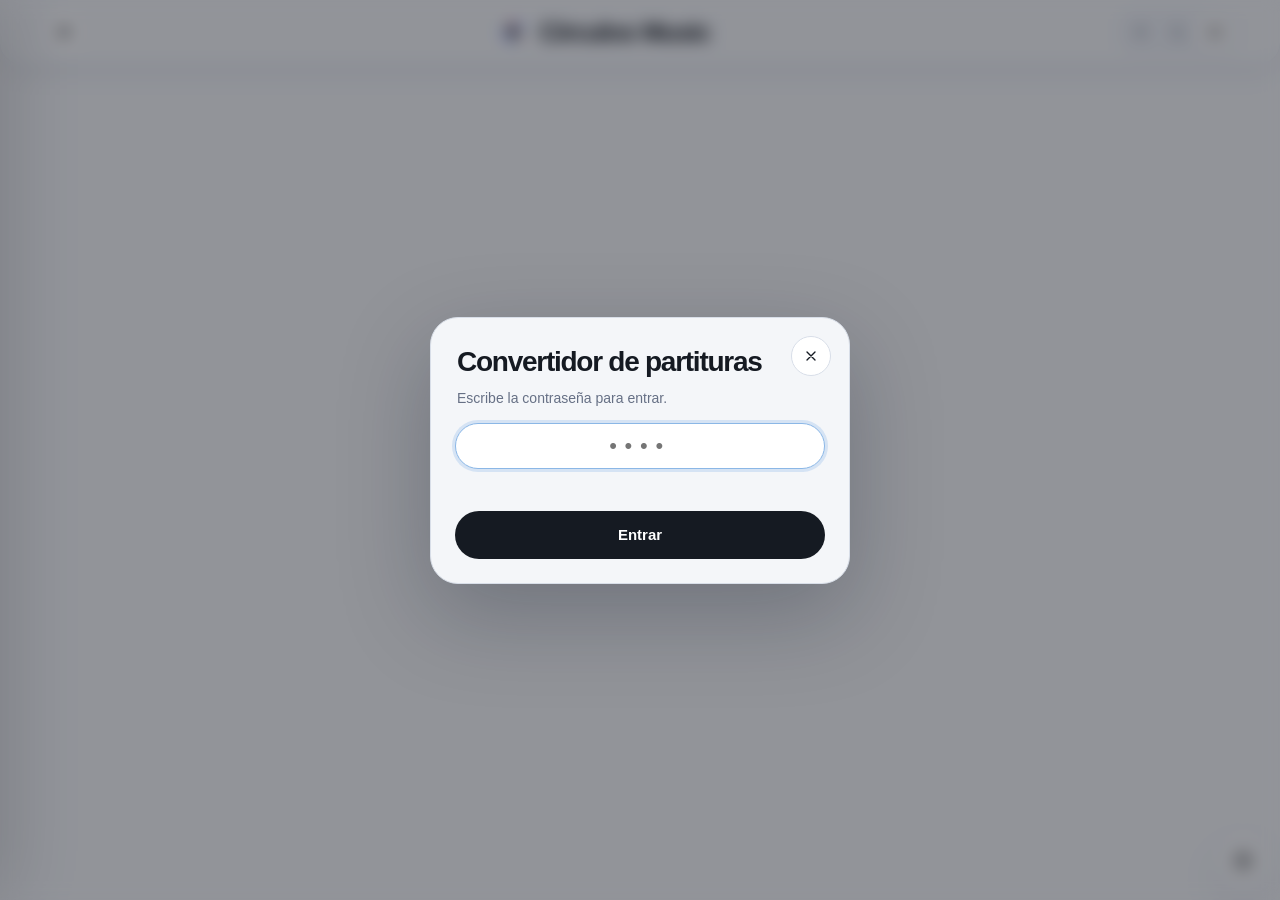
<file: tablatura.html>
<!DOCTYPE html>
<html lang="es" data-theme="light">
<head>
<meta charset="UTF-8">
<meta name="viewport" content="width=device-width, initial-scale=1, maximum-scale=1, user-scalable=no, viewport-fit=cover">
<meta name="theme-color" content="#f4f6f9">
<meta http-equiv="Cache-Control" content="no-cache, no-store, must-revalidate">
<meta http-equiv="Pragma" content="no-cache">
<meta http-equiv="Expires" content="0">
<meta name="description" content="Convierte una partitura en PDF en tablatura de guitarra.">
<meta property="og:type" content="website">
<meta property="og:title" content="Acordes · Círculos Music">
<meta property="og:description" content="Biblioteca visual de más de 900 acordes de guitarra con todas sus posiciones.">
<meta property="og:image" content="https://la86926.github.io/Circulos-music/og-image.png?v=4">
<meta name="twitter:card" content="summary_large_image">
<title>Tablatura · Círculos Music</title>
<meta name="robots" content="noindex, nofollow">
<link rel="icon" href="logo.svg?v=3" type="image/svg+xml">
<link rel="icon" href="favicon-32.png?v=3" sizes="32x32" type="image/png">
<link rel="apple-touch-icon" href="apple-touch-icon.png?v=3">
<link rel="manifest" href="manifest.webmanifest">
<link rel="stylesheet" href="style.css?v=12">
<link rel="stylesheet" href="shell.css?v=4">
<link rel="stylesheet" href="chords-library.css?v=15">
<link rel="stylesheet" href="tablatura.css?v=18">
<link rel="stylesheet" href="polish.css?v=21">
<link rel="stylesheet" href="tutorial.css?v=5">
</head>
<body>
<header class="app-header">
  <div class="header-inner appearance-header">
    <button class="icon-btn" id="menuBtn" type="button" aria-label="Abrir menú" aria-controls="sideMenu" aria-expanded="false"><svg viewBox="0 0 24 24" fill="none" stroke="currentColor" stroke-width="1.8" stroke-linecap="round"><path d="M4 7.5h16M4 12h11M4 16.5h16"/></svg></button>
    <div class="brand-wrap"><img data-logo src="logo.svg?v=3" alt="" class="brand-icon" width="34" height="34"><h2 class="brand">Círculos<span class="brand-sub"> Music</span></h2></div>
    <div class="theme-switch" role="group" aria-label="Apariencia">
      <button class="theme-choice" data-theme-choice="light" type="button" aria-label="Modo claro" title="Claro"><svg viewBox="0 0 24 24" fill="none" stroke="currentColor" stroke-width="1.8" stroke-linecap="round"><circle cx="12" cy="12" r="4"/><path d="M12 2v2M12 20v2M4.93 4.93l1.42 1.42M17.65 17.65l1.42 1.42M2 12h2M20 12h2M4.93 19.07l1.42-1.42M17.65 6.35l1.42-1.42"/></svg><span>Claro</span></button>
      <button class="theme-choice" data-theme-choice="dark" type="button" aria-label="Modo oscuro" title="Oscuro"><svg viewBox="0 0 24 24" fill="none" stroke="currentColor" stroke-width="1.8" stroke-linecap="round" stroke-linejoin="round"><path d="M12 3a9 9 0 1 0 9 9 7 7 0 0 1-9-9Z"/></svg><span>Oscuro</span></button>
      <button class="theme-choice" data-theme-choice="system" type="button" aria-label="Usar apariencia del sistema" title="Sistema"><svg viewBox="0 0 24 24" fill="none" stroke="currentColor" stroke-width="1.8" stroke-linecap="round" stroke-linejoin="round"><rect x="3" y="4" width="18" height="13" rx="2"/><path d="M8 21h8M12 17v4"/></svg><span>Sistema</span></button>
    </div>
  </div>
</header>
<div class="menu-backdrop" id="menuBackdrop" aria-hidden="true"></div>
<aside class="side-menu" id="sideMenu" aria-hidden="true" aria-label="Elegir herramienta">
  <div class="side-menu-head">
    <div class="side-menu-brand"><img data-logo src="logo.svg?v=3" alt="" width="40" height="40"><div><strong>Círculos Music</strong></div></div>
    <button class="icon-btn" id="menuCloseBtn" type="button" aria-label="Cerrar menú"><svg viewBox="0 0 24 24" fill="none" stroke="currentColor" stroke-width="1.8" stroke-linecap="round"><path d="M6 6l12 12M18 6 6 18"/></svg></button>
  </div>
  <nav class="app-picker" aria-label="Herramientas">
    <a class="app-choice" href="index.html"><span class="app-choice-icon"><svg viewBox="0 0 24 24" aria-hidden="true"><circle cx="12" cy="12" r="8" stroke-opacity=".35"/><circle cx="12" cy="12" r="2.6"/><circle cx="12" cy="4" r="1.7"/><circle cx="18.9" cy="8" r="1.7"/><circle cx="18.9" cy="16" r="1.7"/><circle cx="12" cy="20" r="1.7"/><circle cx="5.1" cy="16" r="1.7"/><circle cx="5.1" cy="8" r="1.7"/></svg></span><strong>Círculos</strong><small>Tonalidades, sus 7 acordes y posiciones.</small></a>
    <a class="app-choice" href="acordes.html"><span class="app-choice-icon"><svg viewBox="0 0 24 24" aria-hidden="true"><path d="M6 4v16M10.67 4v16M15.33 4v16M20 4v16" stroke-opacity=".5"/><path d="M6 4h14" stroke-width="2.4"/><path d="M6 9h14M6 14h14M6 19h14" stroke-opacity=".3"/><circle class="dot" cx="10.67" cy="11.5" r="2"/><circle class="dot" cx="15.33" cy="16.5" r="2"/><circle class="dot" cx="20" cy="6.5" r="2"/></svg></span><strong>Acordes</strong><small>Biblioteca de acordes de guitarra y piano.</small></a>
  </nav>
  <gift-card-widget></gift-card-widget>
</aside>
<main class="container app-view" id="tabView">
  <section class="hero tab-hero">
    <div>
      <h1>Partitura a tablatura</h1>
      <p class="hero-copy">Sube una partitura en PDF y la melodía se pasa a tablatura de guitarra o ukelele, o a notas para piano. El PDF se lee en tu dispositivo y no se sube a internet.</p>
    </div>
  </section>

  <section class="panel tab-load" id="tabLoad">
    <label class="tab-drop" id="tabDrop">
      <input type="file" id="tabFile" accept="application/pdf,.pdf" hidden>
      <img class="tab-drop-icon" src="icon-subir-partitura.webp" width="88" height="88" alt="">
      <strong id="tabDropTitle">Elegir partitura en PDF</strong>
      <small id="tabDropSub">Funciona con PDF hechos en programas de partituras (Sibelius, Finale, MuseScore). Las fotos o escaneos no se pueden leer.</small>
    </label>
    <div class="tab-progress" id="tabProgress" hidden><div class="tab-progress-bar"><i id="tabProgressBar"></i></div><p id="tabProgressText">Leyendo…</p></div>
    <p class="tab-error" id="tabError" role="alert"></p>
  </section>

  <section class="panel tab-lib" id="tabLib" hidden>
    <div class="tab-lib-head"><div><h3 class="panel-title">Mis partituras</h3><p class="panel-subtitle" id="tabLibSub"></p></div><button class="tab-newpdf" id="tabLibAdd" type="button"><svg viewBox="0 0 24 24" aria-hidden="true"><path d="M14 3H7a2 2 0 0 0-2 2v14a2 2 0 0 0 2 2h10a2 2 0 0 0 2-2V8Z"/><path d="M14 3v5h5M12 18v-6M9.5 14.5 12 12l2.5 2.5"/></svg><span>Agregar PDF</span></button></div>
    <div class="lib-list" id="tabLibList" role="list"></div>
  </section>

  <section class="panel tab-list-panel" id="tabListPanel" hidden>
    <div class="panel-head"><div class="tab-list-head"><button class="tab-backlink" id="tabLibBack" type="button"><svg viewBox="0 0 24 24" aria-hidden="true"><path d="M14.5 5.5 8 12l6.5 6.5"/></svg><span>Mis partituras</span></button><div><h3 class="panel-title" id="tabListTitle">Canciones</h3><p class="panel-subtitle" id="tabListSub"></p></div></div><button class="tab-newpdf" id="tabOther" type="button"><svg viewBox="0 0 24 24" aria-hidden="true"><path d="M14 3H7a2 2 0 0 0-2 2v14a2 2 0 0 0 2 2h10a2 2 0 0 0 2-2V8Z"/><path d="M14 3v5h5M12 18v-6M9.5 14.5 12 12l2.5 2.5"/></svg><span>Subir otro PDF</span></button></div>
    <label class="chord-search tab-search"><svg viewBox="0 0 24 24" fill="none" stroke="currentColor" stroke-width="1.8" stroke-linecap="round" aria-hidden="true"><circle cx="11" cy="11" r="7"/><path d="m20 20-4-4"/></svg><input id="tabSearch" type="search" autocomplete="off" placeholder="Busca por número o nombre"></label>
    <div class="tab-filter" id="tabFilter" role="tablist" hidden><button type="button" role="tab" data-f="all" aria-selected="true">Todas</button><button type="button" role="tab" data-f="fav" aria-selected="false"><span class="tf-heart"></span>Favoritas <b id="tabFavCount">0</b></button></div>
    <div class="tab-list" id="tabList"></div>
  </section>

  <section class="panel tab-song" id="tabSong" hidden>
    <div class="tab-song-head">
      <button class="tab-backlink" id="tabBack" type="button"><svg viewBox="0 0 24 24" aria-hidden="true"><path d="M14.5 5.5 8 12l6.5 6.5"/></svg><span>Canciones</span></button>
      <div class="tab-song-titles"><div class="tab-song-line"><span class="tab-num" id="tabSongNum" hidden><small>Canción</small><b></b></span><h2 id="tabSongTitle"></h2><button class="tab-fav tab-fav-lg" id="tabSongFav" type="button" aria-pressed="false" aria-label="Agregar a favoritos"></button></div><p class="panel-subtitle" id="tabSongInfo"></p></div>
      <button class="tab-newpdf tab-newpdf-song" id="tabOtherSong" type="button" aria-label="Subir otro PDF"><svg viewBox="0 0 24 24" aria-hidden="true"><path d="M14 3H7a2 2 0 0 0-2 2v14a2 2 0 0 0 2 2h10a2 2 0 0 0 2-2V8Z"/><path d="M14 3v5h5M12 18v-6M9.5 14.5 12 12l2.5 2.5"/></svg><span>Otro PDF</span></button>
    </div>
    <div class="tab-inst" role="radiogroup" aria-label="Instrumento">
      <button type="button" role="radio" data-inst="guitar"><svg viewBox="0 0 24 24" aria-hidden="true"><path d="M13.6 10.4 19.5 4.5M18 3l3 3"/><path d="M11.2 9.6c-1.6-.7-3.5-.3-4.7.9-1 1-1.3 2.3-1 3.5-1.4.3-2.5 1.6-2.5 3.1C3 19 4.6 21 6.9 21c1.5 0 2.8-1.1 3.1-2.5 1.2.3 2.5 0 3.5-1 1.2-1.2 1.6-3.1.9-4.7Z"/><circle cx="9" cy="15" r="1.2"/></svg><span>Guitarra</span></button>
      <button type="button" role="radio" data-inst="uke"><svg viewBox="0 0 24 24" aria-hidden="true"><path d="M12.8 11.2 18.5 5.5M17.2 4.2l2.6 2.6"/><path d="M11.4 10.6c-1.4-.6-3-.2-4 .8-.8.8-1.1 1.9-.9 2.9-1.2.3-2.1 1.3-2.1 2.6 0 1.6 1.3 3 3 3 1.3 0 2.3-.9 2.6-2.1 1 .2 2.1-.1 2.9-.9 1-1 1.4-2.6.8-4Z"/><circle cx="9" cy="15.4" r="1"/></svg><span>Ukelele</span></button>
      <button type="button" role="radio" data-inst="piano"><svg viewBox="0 0 24 24" aria-hidden="true"><rect x="3" y="5" width="18" height="14" rx="2.2"/><path d="M8 12v7M12 12v7M16 12v7"/><path class="fill" d="M6.8 5h2.4v7H6.8zM10.8 5h2.4v7h-2.4zM14.8 5h2.4v7h-2.4z"/></svg><span>Piano</span></button>
      <select id="tabInst" hidden tabindex="-1" aria-hidden="true"><option value="guitar">Guitarra</option><option value="uke">Ukelele (GCEA)</option><option value="piano">Piano</option></select>
    </div>
    <div class="tab-controls">
      <button class="tab-play" id="tabPlay" type="button"><svg viewBox="0 0 24 24" aria-hidden="true"><path d="M8 5.5v13l10.5-6.5Z"/></svg><span>Escuchar</span></button>
      <label class="tab-tempo"><span>Velocidad</span><input type="range" id="tabTempo" min="40" max="140" step="5" value="100"><b id="tabTempoVal">100</b></label>
      <label class="tab-select" id="tabModeWrap"><span>Posición</span><select id="tabMode"><option value="mid">Mitad del mástil</option><option value="low">Cerca de la cejuela</option><option value="open">Con cuerdas al aire</option></select></label>
      <label class="tab-select"><span>Letra</span><select id="tabVerse"></select></label>
      <label class="tab-check"><input type="checkbox" id="tabChords" checked><span>Acordes</span></label>
      <label class="tab-check" id="tabKbWrap" hidden><input type="checkbox" id="tabKb" checked><span>Teclado</span></label>
      <button class="tab-link" id="tabPrint" type="button">Imprimir</button>
    </div>
    <div class="tab-sheet" id="tabSheet"></div>
  </section>
</main>
<div class="toast" id="toast" role="status"></div>
<script src="shell.js?v=6"></script>
<script src="convertidor.js?v=2" defer></script>
<script src="vendor/pdfjs/pdf.min.js"></script>
<script src="partitura-extract.js?v=1" defer></script>
<script src="partitura-analyze.js?v=4" defer></script>
<script src="piano-sound.js?v=7" defer></script>
<script src="tablatura.js?v=25" defer></script>
<script src="gift-ui.js?v=7" defer></script>
<script src="chords-library.js?v=25" defer></script>
<script src="share.js?v=2" defer></script>
<script src="favoritos.js?v=20" type="module"></script>
<script src="tutorial.js?v=33" defer></script>
</body>
</html>
</file>
<file: style.css>
:root{color-scheme:light;--bg:#f5f5f2;--surface:#fff;--surface2:#efefeb;--surface3:#e4e6e1;--text:#171817;--muted:#6b6e6a;--line:#d7d8d2;--accent:#171817;--contrast:#fff;--root:#8ca18f;--root2:#355f4d;--radius:22px;--r2:14px;--key-w:58px;--key-black-w:36px;--shadow:0 18px 50px rgba(23,24,23,.08)}
html[data-theme=dark]{color-scheme:dark;--bg:#101110;--surface:#191a19;--surface2:#232522;--surface3:#2d302c;--text:#f3f4f1;--muted:#a9aba7;--line:#353735;--accent:#f2f3ef;--contrast:#111211;--root:#91bea2;--root2:#cde6d7;--shadow:0 20px 60px rgba(0,0,0,.28)}
*{box-sizing:border-box}html{scroll-behavior:smooth}body{margin:0;min-height:100vh;background:var(--bg);color:var(--text);font-family:Inter,ui-sans-serif,-apple-system,BlinkMacSystemFont,"Segoe UI",sans-serif;-webkit-font-smoothing:antialiased}button,input{font:inherit}button{color:inherit}button:focus-visible,input:focus-visible{outline:3px solid color-mix(in srgb,var(--accent) 25%,transparent);outline-offset:2px}.hidden{display:none!important}
.app-header{position:sticky;top:0;z-index:20;background:color-mix(in srgb,var(--bg) 88%,transparent);backdrop-filter:blur(18px);border-bottom:1px solid var(--line)}.header-inner{max-width:1240px;height:72px;margin:auto;padding:0 24px;display:grid;grid-template-columns:1fr auto 1fr;align-items:center;gap:16px}.brand-wrap{display:flex;align-items:center;gap:10px;justify-self:center}.brand-icon{width:34px;height:34px;border-radius:10px}.brand{margin:0;font-size:clamp(19px,3vw,26px);font-weight:780;letter-spacing:-.04em}.icon-btn{width:42px;height:42px;border:1px solid var(--line);border-radius:50%;background:var(--surface);display:grid;place-items:center;cursor:pointer}.icon-btn svg{width:20px;height:20px}.header-actions{justify-self:end}
.container{width:min(1240px,calc(100% - 32px));margin:auto;padding:36px 0 112px}.hero{display:grid;grid-template-columns:minmax(0,1.2fr) minmax(260px,.8fr);gap:36px;align-items:end;margin-bottom:34px}.eyebrow{margin:0 0 8px;color:var(--muted);font-size:12px;letter-spacing:.16em;text-transform:uppercase;font-weight:780}h1{margin:0;font-size:clamp(40px,7vw,76px);line-height:.98;letter-spacing:-.065em;font-weight:780}.hero-copy{margin:16px 0 0;max-width:680px;color:var(--muted);line-height:1.65;font-size:clamp(15px,2vw,18px)}.hero-status{background:var(--surface);border:1px solid var(--line);border-radius:var(--radius);padding:20px;box-shadow:var(--shadow)}.status-row{display:flex;justify-content:space-between;gap:16px;padding:10px 0;border-bottom:1px solid var(--line)}.status-row:last-child{border-bottom:0}.status-label{color:var(--muted);font-size:13px}.status-value{text-align:right;font-weight:760}
.toolbar{display:grid;grid-template-columns:repeat(2,minmax(0,1fr));gap:14px;margin-bottom:18px}.control-card{background:var(--surface);border:1px solid var(--line);border-radius:var(--r2);padding:14px}.label,.mini-label{display:block;color:var(--muted);font-size:11px;font-weight:760;text-transform:uppercase;letter-spacing:.13em}.label{margin-bottom:9px}.segmented{display:grid;gap:4px;background:var(--surface2);padding:4px;border-radius:999px}.seg2{grid-template-columns:repeat(2,minmax(0,1fr))}.seg3{grid-template-columns:repeat(3,minmax(0,1fr))}.seg-btn{min-height:38px;border:0;border-radius:999px;background:transparent;color:var(--muted);cursor:pointer;font-weight:720;font-size:13px;line-height:1.15;padding:0 14px;white-space:nowrap}.seg-btn.active{background:var(--accent);color:var(--contrast)}
.panel{background:var(--surface);border:1px solid var(--line);border-radius:var(--radius);box-shadow:var(--shadow);overflow:hidden}.panel+.panel{margin-top:18px}.panel-head{padding:22px 24px;display:flex;align-items:center;justify-content:space-between;gap:18px;border-bottom:1px solid var(--line)}.panel-title{margin:0;font-size:20px;letter-spacing:-.025em}.panel-subtitle{margin:5px 0 0;color:var(--muted);font-size:13px;line-height:1.45}.mode-picker{min-width:260px}.mode-picker .segmented{background:var(--bg)}
.key-scroller{display:flex;gap:10px;overflow-x:auto;padding:20px 24px 22px;scrollbar-width:none}.key-scroller::-webkit-scrollbar{display:none}.tone-btn{flex:0 0 64px;width:64px;height:64px;border-radius:50%;border:1px solid var(--line);background:var(--surface);cursor:pointer;font-weight:780;letter-spacing:-.03em}.tone-btn.active{background:var(--accent);color:var(--contrast);border-color:var(--accent)}
.scale-summary{padding:22px 24px}.scale-pattern{margin:0;padding:16px 20px;border-radius:16px;background:var(--surface3);font-size:14px;line-height:1.55}.scale-pattern strong{font-weight:800}
.diatonic-grid{display:grid;grid-template-columns:repeat(7,minmax(132px,1fr));gap:12px;padding:24px}.chord-card{position:relative;min-height:176px;padding:16px;border:1px solid var(--line);border-radius:18px;background:var(--bg);cursor:pointer;text-align:left}.chord-card.active{background:var(--accent);color:var(--contrast);border-color:var(--accent)}.badge{display:inline-grid;place-items:center;min-width:38px;height:30px;padding:0 10px;border:1px solid currentColor;border-radius:999px;font-size:12px;font-weight:780;opacity:.86}.play-dot{position:absolute;top:14px;right:14px;width:32px;height:32px;border-radius:50%;display:grid;place-items:center;background:color-mix(in srgb,currentColor 9%,transparent)}.play-dot svg{width:14px;height:14px}.chord-name{display:block;margin-top:25px;font-size:30px;letter-spacing:-.055em}.chord-quality{display:block;margin-top:5px;font-size:12px;font-weight:760}.chord-function,.chord-notes{display:block;color:var(--muted);font-size:11px;margin-top:6px}.chord-card.active .chord-function,.chord-card.active .chord-notes{color:color-mix(in srgb,var(--contrast) 72%,transparent)}
.selected-head{display:grid;grid-template-columns:1fr auto;align-items:center;gap:16px}.selected-kicker{margin:0 0 5px;color:var(--muted);font-size:12px;font-weight:760;text-transform:uppercase;letter-spacing:.1em}.selected-title{margin:0;font-size:clamp(30px,5vw,54px);letter-spacing:-.055em}.selected-notes{margin:6px 0 0;color:var(--muted)}.secondary-btn,.primary-btn{min-height:44px;border-radius:13px;padding:0 18px;border:1px solid transparent;display:inline-flex;align-items:center;justify-content:center;gap:8px;cursor:pointer;font-weight:760}.secondary-btn{background:var(--surface2);border-color:var(--line)}.primary-btn{background:var(--accent);color:var(--contrast)}.secondary-btn svg,.primary-btn svg{width:18px;height:18px}
.instrument-tabs{padding:24px 24px 0}.instrument-tabs .segmented{max-width:520px}.instrument-body{padding:24px}.visual-top{display:flex;align-items:flex-start;gap:18px;margin-bottom:18px;flex-wrap:wrap}.inversion-wrap{display:flex;align-items:center;gap:14px;flex-wrap:wrap;max-width:100%}.inversion-wrap .segmented{width:min(100%,560px);min-width:0}.inversion-wrap .seg-btn{font-size:12px;padding:0 10px}.voicing-note-line{margin:14px 0 0;color:var(--muted)}
.piano-scroll,.voicing-scroll{overflow-x:auto;padding-bottom:6px}.piano{position:relative;display:flex;width:max-content;min-width:100%;height:250px;padding:4px;border-radius:14px;background:#101111;user-select:none}.white-key{position:relative;width:var(--key-w);min-width:var(--key-w);height:242px;border:1px solid #bdbdb7;border-radius:0 0 8px 8px;background:#fbfbf8;color:#161716;cursor:pointer;display:flex;align-items:flex-end;justify-content:center;padding-bottom:14px;font-size:11px;font-weight:760}.white-key+.white-key{border-left:0}.white-key.chord-tone{background:#ecefea}.white-key.voicing-tone{background:var(--root)}.white-key.root-tone{background:var(--root2);color:#fff}.black-key{position:absolute;top:4px;width:var(--key-black-w);margin-left:calc(var(--key-black-w) / -2);height:146px;border:0;border-radius:0 0 7px 7px;background:#171817;color:#fff;cursor:pointer;display:flex;align-items:flex-end;justify-content:center;padding-bottom:10px;font-size:10px;font-weight:700;z-index:3}.black-key.chord-tone{background:#30332f}.black-key.voicing-tone{background:var(--root)}.black-key.root-tone{background:var(--root2)}
.voicing-grid{display:grid;grid-template-columns:repeat(2,minmax(260px,1fr));gap:16px}.voicing-card{border:1px solid var(--line);border-radius:18px;background:var(--bg);padding:16px;cursor:pointer}.voicing-card.active{background:color-mix(in srgb,var(--root) 16%,var(--bg));border-color:var(--root)}.voicing-head{display:flex;align-items:flex-start;justify-content:space-between;gap:10px;margin-bottom:10px}.voicing-card h4{margin:0 0 4px;font-size:16px}.voicing-card p{margin:0;color:var(--muted);font-size:12px;line-height:1.45}.voicing-play{width:38px;height:38px;border-radius:50%;border:1px solid var(--line);background:var(--surface);display:grid;place-items:center;cursor:pointer;flex:0 0 auto}.voicing-play svg{width:16px;height:16px}.helper{margin:14px 0 0;color:var(--muted);font-size:13px;line-height:1.5}
.chord-diagram{width:100%;height:auto;display:block}.diagram-string,.diagram-fret{stroke:var(--muted);stroke-width:1.8}.diagram-nut{stroke:var(--text);stroke-width:4}.diagram-barre{stroke:#4f9a70;stroke-width:9;stroke-linecap:round;opacity:.92}.diagram-dot{fill:#e2f4e8;stroke:#4f9a70;stroke-width:2.5}.diagram-root{fill:#D5DCF9;stroke:#AAB6EA;stroke-width:2.5}.diagram-dot-text{fill:#263252;font-size:12px;font-weight:800;text-anchor:middle;dominant-baseline:middle}.diagram-label{fill:var(--muted);font-size:12px;font-weight:700}
.progression-builder{display:grid;grid-template-columns:1fr auto;gap:10px;padding:20px 24px}.text-input,.number-input{width:100%;min-height:46px;border:1px solid var(--line);border-radius:13px;background:var(--bg);color:var(--text);padding:0 15px}.player-bar{display:grid;grid-template-columns:auto 1fr auto;gap:12px;align-items:center;padding:0 24px 24px}.progression-chips{display:flex;gap:8px;flex-wrap:wrap;min-height:46px;align-items:center}.progression-chip{padding:9px 12px;border-radius:999px;background:var(--surface2);font-weight:760;font-size:13px}.progression-chip.playing{background:var(--accent);color:var(--contrast)}.tempo-wrap{display:flex;align-items:center;gap:8px}.tempo-wrap label{color:var(--muted);font-size:12px}
.bottom-nav{position:fixed;left:50%;bottom:18px;transform:translateX(-50%);display:flex;gap:8px;padding:8px;background:color-mix(in srgb,var(--surface) 90%,transparent);backdrop-filter:blur(14px);border:1px solid var(--line);border-radius:18px;box-shadow:var(--shadow);z-index:40}.nav-btn{border:0;background:transparent;border-radius:14px;padding:10px 14px;display:flex;align-items:center;gap:8px;cursor:pointer;color:var(--muted);font-weight:730}.nav-btn svg{width:18px;height:18px}.nav-btn.active{background:var(--accent);color:var(--contrast)}.toast{position:fixed;left:50%;bottom:92px;transform:translateX(-50%) translateY(18px);opacity:0;padding:11px 16px;border-radius:999px;background:var(--accent);color:var(--contrast);font-size:13px;font-weight:700;pointer-events:none;transition:.2s;z-index:60}.toast.show{opacity:1;transform:translateX(-50%) translateY(0)}
@media (max-width:1100px){.diatonic-grid{grid-template-columns:repeat(4,minmax(132px,1fr))}.voicing-grid{grid-template-columns:1fr}}@media (max-width:860px){.hero{grid-template-columns:1fr}.toolbar{grid-template-columns:1fr}.panel-head,.selected-head{display:grid;grid-template-columns:1fr;align-items:flex-start}.mode-picker{min-width:0;width:100%}.diatonic-grid{grid-template-columns:repeat(2,minmax(132px,1fr))}.player-bar{grid-template-columns:1fr}.instrument-tabs .segmented{max-width:none}.bottom-nav{width:min(100% - 24px,720px);justify-content:space-between}.nav-btn{flex:1;justify-content:center}}@media (max-width:560px){.container{width:min(100% - 16px,1240px)}.header-inner{padding:0 14px}.diatonic-grid{grid-template-columns:1fr}.progression-builder{grid-template-columns:1fr}.seg-btn{font-size:12px;padding:0 10px}.inversion-wrap .seg-btn{font-size:11px}.selected-title{font-size:clamp(28px,10vw,44px)}.bottom-nav span{font-size:12px}}
</file>
<file: shell.css>
/* Círculos Music · estructura global estable */
.compat-hidden,.view-hidden{display:none!important}
.appearance-header{grid-template-columns:auto minmax(130px,1fr) auto;gap:14px}
.theme-switch{justify-self:end;display:grid;grid-template-columns:repeat(3,auto);gap:4px;padding:4px;border:1px solid var(--line);border-radius:14px;background:var(--surface2)}
.theme-choice{height:34px;border:0;border-radius:10px;background:transparent;color:var(--muted);display:flex;align-items:center;justify-content:center;gap:6px;padding:0 9px;cursor:pointer;font-size:11px;font-weight:760;transition:.18s}
.theme-choice svg{width:15px;height:15px}.theme-choice:hover{color:var(--text)}.theme-choice:active{transform:scale(.96)}.theme-choice.active{background:var(--surface);color:var(--text);box-shadow:0 1px 5px rgba(0,0,0,.08)}
.menu-backdrop{position:fixed;inset:0;z-index:69;background:rgba(0,0,0,.3);backdrop-filter:blur(2px);opacity:0;visibility:hidden;transition:.22s}.menu-backdrop.open{opacity:1;visibility:visible}
.side-menu{position:fixed;top:0;left:0;bottom:0;z-index:70;width:min(360px,calc(100% - 28px));padding:18px;background:var(--surface);border-right:1px solid var(--line);box-shadow:24px 0 70px rgba(0,0,0,.16);transform:translateX(-105%);transition:transform .25s ease;display:flex;flex-direction:column;overflow-y:auto}.side-menu.open{transform:translateX(0)}body.menu-open{overflow:hidden}
.side-menu-head{display:flex;align-items:center;justify-content:space-between;gap:14px;padding-bottom:17px;border-bottom:1px solid var(--line)}.side-menu-brand{display:flex;align-items:center;gap:11px;min-width:0}.side-menu-brand img{width:40px;height:40px;border-radius:12px}.side-menu-brand strong,.side-menu-brand span{display:block}.side-menu-brand strong{font-size:16px;letter-spacing:-.025em}.side-menu-brand span{margin-top:3px;color:var(--muted);font-size:11px}
.app-picker{display:grid;gap:9px;padding:18px 0}.app-choice{position:relative;width:100%;border:1px solid var(--line);border-radius:17px;background:var(--bg);color:var(--text);padding:16px;text-align:left;cursor:pointer;transition:.16s}.app-choice:hover{border-color:var(--muted);transform:translateY(-1px)}.app-choice.active{background:var(--accent);color:var(--contrast);border-color:var(--accent)}.app-choice strong,.app-choice small{display:block}.app-choice strong{font-size:15px}.app-choice small{margin-top:5px;color:var(--muted);font-size:11px;line-height:1.45}.app-choice.active small{color:color-mix(in srgb,var(--contrast) 72%,transparent)}.app-choice-badge{position:absolute;right:12px;top:12px;padding:5px 8px;border-radius:999px;background:var(--surface2);color:var(--muted);font-size:9px;font-weight:800;text-transform:uppercase;letter-spacing:.08em}.app-choice.active .app-choice-badge{background:color-mix(in srgb,var(--contrast) 14%,transparent);color:var(--contrast)}
.side-menu-note{margin-top:auto;padding:15px;border-radius:16px;background:var(--surface3)}.side-menu-note strong{font-size:12px;text-transform:uppercase;letter-spacing:.1em}.side-menu-note p{margin:7px 0 0;color:var(--muted);font-size:12px;line-height:1.5}

.app-choice{display:block;text-decoration:none}
#selector{display:flex;flex-direction:column}
#selector>.panel-head{order:2;border-bottom:0;border-top:1px solid var(--line)}
#selector>#toneSelector{order:1}
/* Barra de arriba pegada al borde superior (en el iPhone, Safari pinta la franja de la hora con su color y no deja ver la página por detrás) */
html body header.app-header.app-header{position:fixed!important;top:0!important;left:0;right:0;transform:none;width:100%;padding-top:env(safe-area-inset-top,0px);border:0;border-bottom:1px solid var(--line);border-radius:0 0 22px 22px;overflow:hidden;z-index:45;background:var(--bg)!important;box-shadow:0 8px 24px rgba(15,30,60,.06)}
html body .app-header .header-inner{height:64px}
html body{padding-top:calc(76px + env(safe-area-inset-top,0px))}
html body::before{content:none}
@media(max-width:700px){html body header.app-header.app-header{border-radius:0 0 18px 18px}html body .app-header .header-inner{height:58px}html body{padding-top:calc(68px + env(safe-area-inset-top,0px))}}
/* El logo lleva al inicio */
a.brand-wrap{color:inherit;text-decoration:none;cursor:pointer;-webkit-tap-highlight-color:transparent}
a.brand-wrap:active{opacity:.7}

/* Refinamiento compartido del menú */
.app-choice-badge{display:none!important}.app-choice{padding:17px 18px}.app-choice strong{font-size:16px}.app-choice small{max-width:250px;font-size:12px;line-height:1.5}

/* Selector de apariencia minimalista: iconos solamente */
.theme-switch{grid-template-columns:repeat(3,34px);gap:3px;padding:3px}
.theme-choice{width:34px;height:34px;padding:0;gap:0}
.theme-choice span{display:none!important}
.theme-choice svg{width:16px;height:16px;flex:0 0 16px}
@media(max-width:430px){.theme-switch{grid-template-columns:repeat(3,31px)}.theme-choice{width:31px;height:31px}.theme-choice svg{width:15px;height:15px}}

/* App-like mobile interaction: preserve scrolling while preventing accidental pinch/double-tap zoom. */
html,body{touch-action:pan-x pan-y;-webkit-text-size-adjust:100%;text-size-adjust:100%}
</file>
<file: chords-library.css>
/* Biblioteca visual de acordes · Círculos Music */
#chordsView{padding-bottom:48px}
#chordsView .library-hero{grid-template-columns:minmax(0,1fr) auto;align-items:end;margin-bottom:20px}
#chordsView .library-hero h1{font-size:clamp(34px,6vw,64px)}
.library-stats{align-self:end;padding:10px 14px;border:1px solid var(--line);border-radius:999px;background:var(--surface);color:var(--muted);font-size:12px;font-weight:760;white-space:nowrap}
.chordlib-tools{overflow:visible;margin-bottom:18px}
.chordlib-tools-main{display:grid;grid-template-columns:minmax(240px,1fr) auto;gap:14px;padding:18px;border-bottom:1px solid var(--line)}
.chord-search{position:relative;display:flex;align-items:center;min-width:0}
.chord-search svg{position:absolute;left:14px;width:18px;height:18px;color:var(--muted);pointer-events:none}
.chord-search input{width:100%;min-height:46px;padding:0 42px 0 43px;border:1px solid var(--line);border-radius:14px;background:var(--bg);color:var(--text);font:inherit;font-size:14px;outline:0;transition:border-color .16s ease,box-shadow .16s ease,background .16s ease}
.chord-search input:focus{border-color:var(--accent);box-shadow:0 0 0 3px color-mix(in srgb,var(--accent) 12%,transparent);background:var(--surface)}
.chord-search input::placeholder{color:var(--muted)}
.chord-notation{min-width:208px}
.chordlib-filter-row{display:grid;grid-template-columns:minmax(0,1fr) 210px 210px;gap:12px;align-items:end;padding:16px 18px 18px}
.chord-filter-block{min-width:0}
.chord-filter-label{display:block;margin:0 0 8px;color:var(--muted);font-size:11px;font-weight:780;letter-spacing:.08em;text-transform:uppercase}
.chord-root-scroller{display:flex;gap:8px;overflow-x:auto;padding:1px 2px 4px;scrollbar-width:none;-webkit-overflow-scrolling:touch}
.chord-root-scroller::-webkit-scrollbar{display:none}
.chord-filter-chip{flex:0 0 auto;min-height:38px;padding:0 13px;border:1px solid var(--line);border-radius:999px;background:var(--surface);color:var(--text);font-size:12px;font-weight:760;cursor:pointer;transition:background .16s ease,color .16s ease,border-color .16s ease,transform .16s ease}
.chord-filter-chip:hover{border-color:color-mix(in srgb,var(--text) 36%,var(--line))}.chord-filter-chip:active{transform:scale(.97)}
.chord-filter-chip.active{background:var(--accent);color:var(--contrast);border-color:var(--accent)}
.chord-select{width:100%;min-height:40px;padding:0 34px 0 12px;border:1px solid var(--line);border-radius:12px;background:var(--surface);color:var(--text);font:inherit;font-size:12px;font-weight:720;cursor:pointer}
.chord-results-head{display:flex;align-items:center;justify-content:space-between;gap:14px;margin:20px 2px 12px}
.chord-results-head>div{display:flex;align-items:baseline;gap:10px;min-width:0}.chord-results-head h2{margin:0;font-size:18px;letter-spacing:-.03em}.chord-results-head span{color:var(--muted);font-size:12px}
.chord-reset{border:0;background:transparent;color:var(--muted);font-size:12px;font-weight:720;cursor:pointer;padding:8px 4px}.chord-reset:hover{color:var(--text)}
.chord-catalog-grid{display:grid;grid-template-columns:repeat(6,minmax(0,1fr));gap:10px}
.chord-catalog-card{min-width:0;min-height:132px;padding:12px;border:1px solid var(--line);border-radius:17px;background:var(--surface);color:var(--text);text-align:left;cursor:pointer;box-shadow:0 1px 0 rgba(0,0,0,.015);transition:transform .16s ease,border-color .16s ease,box-shadow .16s ease,background .16s ease}
.chord-catalog-card:hover{transform:translateY(-2px);border-color:color-mix(in srgb,var(--text) 28%,var(--line));box-shadow:0 10px 28px rgba(23,24,23,.07)}
html[data-theme=dark] .chord-catalog-card:hover{box-shadow:0 12px 30px rgba(0,0,0,.24)}
.chord-catalog-card:active{transform:scale(.985)}
.chord-catalog-top{display:block;min-width:0}.chord-catalog-top strong{display:block;min-width:0;font-size:20px;line-height:1.05;letter-spacing:-.045em;overflow-wrap:anywhere}
.chord-load-more{display:block;margin:18px auto 0;min-height:42px;padding:0 20px;border:1px solid var(--line);border-radius:999px;background:var(--surface);color:var(--text);font-weight:740;cursor:pointer}.chord-load-more:hover{border-color:var(--text)}
.chord-empty,.library-error{grid-column:1/-1;display:grid;place-items:center;gap:7px;min-height:190px;padding:24px;border:1px dashed var(--line);border-radius:18px;background:var(--surface);text-align:center;color:var(--muted)}.chord-empty[hidden]{display:none}.chord-empty strong,.library-error strong{color:var(--text);font-size:16px}.chord-empty span,.library-error span{font-size:13px}
.chord-skeleton{height:126px;border:1px solid var(--line);border-radius:17px;background:linear-gradient(90deg,var(--surface) 0,var(--surface2) 48%,var(--surface) 100%);background-size:220% 100%;animation:chordSkeleton 1.25s ease-in-out infinite}
@keyframes chordSkeleton{to{background-position:-120% 0}}

.chord-detail{position:fixed;inset:0;z-index:100;display:grid;place-items:end center;visibility:hidden;opacity:0;transition:opacity .18s ease,visibility .18s ease}.chord-detail.open{visibility:visible;opacity:1}.chord-detail-backdrop{position:absolute;inset:0;background:rgba(8,10,9,.45);backdrop-filter:blur(8px)}body.chord-detail-open{overflow:hidden}
.chord-detail-sheet{position:relative;width:min(1080px,calc(100% - 24px));max-height:calc(100dvh - 32px);overflow:auto;margin:0 auto 12px;border:1px solid var(--line);border-radius:28px;background:var(--bg);box-shadow:0 30px 90px rgba(0,0,0,.28);transform:translateY(20px);transition:transform .2s ease;padding:26px}.chord-detail.open .chord-detail-sheet{transform:translateY(0)}
.chord-detail-close{position:sticky;top:0;z-index:4;float:right;width:42px;height:42px;border:1px solid var(--line);border-radius:50%;background:color-mix(in srgb,var(--surface) 92%,transparent);color:var(--text);font-size:27px;line-height:1;cursor:pointer;backdrop-filter:blur(12px)}
.chord-detail-head{padding:4px 58px 18px 2px}.chord-detail-head h2{margin:0;font-size:clamp(34px,6vw,60px);line-height:1;letter-spacing:-.06em}.chord-detail-head>p:not(.eyebrow){margin:8px 0 0;color:var(--muted);font-size:13px}
.chord-detail-meta{display:grid;grid-template-columns:repeat(4,minmax(0,1fr));gap:8px;margin-top:18px}.chord-detail-meta>div{padding:12px;border:1px solid var(--line);border-radius:14px;background:var(--surface)}.chord-detail-meta span{display:block;margin-bottom:5px;color:var(--muted);font-size:9px;font-weight:800;letter-spacing:.08em;text-transform:uppercase}.chord-detail-meta strong{display:block;font-size:12px;line-height:1.45;overflow-wrap:anywhere}
.chord-detail-section-head{display:flex;align-items:end;justify-content:space-between;gap:16px;margin:6px 2px 12px}.chord-detail-section-head strong{display:block;font-size:17px}.chord-detail-section-head span{display:block;margin-top:4px;color:var(--muted);font-size:11px}
.chord-position-grid{display:grid;grid-template-columns:repeat(3,minmax(0,1fr));gap:12px}.chord-position-card{min-width:0;padding:14px;border:1px solid var(--line);border-radius:18px;background:var(--surface)}.position-card-head{min-height:48px}.position-card-head span{display:block;color:var(--muted);font-size:9px;font-weight:800;letter-spacing:.08em;text-transform:uppercase}.position-card-head strong{display:block;margin-top:4px;font-size:12px;line-height:1.35}.chord-position-card code{display:block;margin-top:7px;padding:8px 9px;border-radius:9px;background:var(--surface2);color:var(--text);font-family:ui-monospace,SFMono-Regular,Menlo,monospace;font-size:11px;text-align:center;white-space:nowrap}.chord-position-card small{display:block;margin-top:7px;color:var(--muted);font-size:10px;line-height:1.35}.chord-context{margin:16px 2px 0;color:var(--muted);font-size:12px;line-height:1.55}
.diagram-empty{display:grid;place-items:center;min-height:82px;color:var(--muted);font-size:11px}.library-diagram{display:block;width:100%;max-width:310px;height:auto;margin:8px auto 2px;overflow:visible}.library-diagram-mini{max-width:158px;margin:7px auto 0;pointer-events:none}.library-diagram .diagram-string,.library-diagram .diagram-fret{stroke:var(--line);stroke-width:1.25}.library-diagram .diagram-nut{stroke:var(--text);stroke-width:4}.library-diagram .diagram-dot{fill:var(--text)}.library-diagram .diagram-root{fill:var(--root2)}.library-diagram .diagram-barre{stroke:var(--text);stroke-width:14;stroke-linecap:round;opacity:.92}.library-diagram .diagram-label{fill:var(--muted);font-size:9px;font-weight:700}.library-diagram .diagram-marker{font-size:12px}.library-diagram .diagram-string-number{font-size:8px;font-weight:800}.library-diagram .diagram-fret-number{font-size:9px}.library-diagram-mini .diagram-label{font-size:7px}.library-diagram-mini .diagram-marker{font-size:10px}.library-diagram-mini .diagram-string-number{font-size:6.5px}.library-diagram .diagram-dot-text{fill:var(--contrast);font-size:8px;font-weight:900;text-anchor:middle;dominant-baseline:central}
html[data-theme=dark] .library-diagram .diagram-dot-text{fill:#111}

@media(max-width:1120px){.chord-catalog-grid{grid-template-columns:repeat(5,minmax(0,1fr))}.chord-position-grid{grid-template-columns:repeat(2,minmax(0,1fr))}}
@media(max-width:900px){#chordsView .library-hero{grid-template-columns:1fr}.library-stats{justify-self:start}.chordlib-tools-main{grid-template-columns:1fr}.chord-notation{min-width:0;max-width:360px}.chordlib-filter-row{grid-template-columns:1fr 1fr}.chord-filter-block:first-child{grid-column:1/-1}.chord-catalog-grid{grid-template-columns:repeat(4,minmax(0,1fr))}.chord-detail-meta{grid-template-columns:repeat(2,minmax(0,1fr))}}
@media(max-width:700px){#chordsView{padding-top:20px}.chordlib-tools-main{padding:14px}.chordlib-filter-row{padding:14px}.chord-catalog-grid{grid-template-columns:repeat(3,minmax(0,1fr));gap:8px}.chord-catalog-card{min-height:124px;padding:11px;border-radius:15px}.chord-catalog-top strong{font-size:18px}.chord-detail-sheet{width:calc(100% - 12px);max-height:calc(100dvh - 12px);margin-bottom:6px;padding:18px;border-radius:24px}.chord-position-grid{grid-template-columns:1fr}.chord-detail-head{padding-right:48px}}
@media(max-width:520px){#chordsView .library-hero h1{font-size:38px}.chordlib-filter-row{grid-template-columns:1fr}.chord-filter-block:first-child{grid-column:auto}.chord-catalog-grid{grid-template-columns:repeat(2,minmax(0,1fr))}.chord-catalog-card{min-height:120px}.library-diagram-mini{max-width:148px}.chord-results-head{align-items:flex-start}.chord-results-head>div{display:block}.chord-results-head span{display:block;margin-top:3px}.chord-detail-meta{grid-template-columns:1fr}.chord-detail-head h2{font-size:38px}}
@media(max-width:350px){.chord-catalog-grid{grid-template-columns:1fr}}
@media(prefers-reduced-motion:reduce){.chord-catalog-card,.chord-detail,.chord-detail-sheet{transition:none}.chord-skeleton{animation:none}}
</file>
<file: circulos.css>
/* Círculos Music · estilos propios de la página Círculos
   (antes repartidos entre circle-wheel.css, performance-ui.css y tres hojas que se inyectaban desde JavaScript) */

/* Base de la app: sin resaltado al tocar, sin zoom de texto */
*{-webkit-tap-highlight-color:transparent}
html,body{touch-action:pan-x pan-y!important;-webkit-text-size-adjust:100%!important;text-size-adjust:100%!important}
body:not(.menu-open):not(.gift-open){overflow-x:hidden!important;overflow-y:auto!important;overscroll-behavior-y:auto!important}
html.chrome-ios,html.chrome-ios body{height:auto!important;min-height:100%!important;max-height:none!important;overflow-x:hidden!important}
html.chrome-ios body:not(.menu-open):not(.gift-open){position:static!important;inset:auto!important;width:auto!important;overflow-y:auto!important;overscroll-behavior-y:auto!important}
html.chrome-ios .app-header{position:sticky!important;top:0!important}
html.chrome-ios #circlesView{height:auto!important;min-height:0!important;max-height:none!important;overflow:visible!important;padding-bottom:112px!important}

/* Cabecera, nomenclatura y tonalidad */
#circlesView .hero{grid-template-columns:1fr;margin-bottom:22px}
#circlesView>.toolbar{display:block;margin-bottom:18px}
#circlesView>.toolbar .control-card{width:100%}
#circlesView>.toolbar .segmented{max-width:420px;margin:0 auto}
#toneSelector .tone-btn{font-size:16px;font-weight:800;letter-spacing:-.03em}
.minimal-scale-control{position:relative;display:inline-flex;align-items:center;min-width:142px}
.minimal-scale-select{width:100%;height:38px;appearance:none;-webkit-appearance:none;border:1px solid var(--line);border-radius:12px;background:var(--surface2);color:var(--text);padding:0 34px 0 13px;font-size:12px;font-weight:760;cursor:pointer}
.minimal-scale-arrow{position:absolute;right:12px;pointer-events:none;color:var(--muted);font-size:12px}
@media(max-width:700px){#selector .panel-head{display:flex;align-items:center;justify-content:space-between;gap:12px}.minimal-scale-control{min-width:128px}}
@media(max-width:500px){#selector .panel-head{display:grid;grid-template-columns:1fr auto;align-items:center}.minimal-scale-select{height:36px}.minimal-scale-control{min-width:120px}}

/* Círculo armónico */
body{padding-bottom:0!important;overflow-x:hidden}
#circlesView{padding-bottom:14px!important}
#circlesView .harmony-wheel-panel{margin-bottom:0!important}
.harmony-wheel-panel{overflow:visible}.harmony-wheel-wrap{padding:22px 22px 8px;display:grid;grid-template-columns:minmax(0,1fr) minmax(190px,260px);gap:24px;align-items:center}.harmony-wheel-stage{display:grid;place-items:center;min-width:0}.harmony-wheel-svg{display:block;width:min(100%,720px);height:auto;overflow:visible;-webkit-tap-highlight-color:transparent;user-select:none}.harmony-wheel-ring{fill:none;stroke:var(--line);stroke-width:3}.harmony-wheel-spoke{stroke:var(--line);stroke-width:2;stroke-dasharray:4 7}.harmony-wheel-node{cursor:pointer;outline:none;-webkit-tap-highlight-color:transparent;transform-box:fill-box;transform-origin:center;transition:transform .16s ease,filter .16s ease}.harmony-wheel-node:focus,.harmony-wheel-node:active{outline:none}.harmony-wheel-node:hover{transform:scale(1.035);filter:drop-shadow(0 8px 13px rgba(0,0,0,.13))}.harmony-wheel-node-bg{stroke-width:3}.harmony-wheel-node.major .harmony-wheel-node-bg{fill:var(--wheel-major-fill);stroke:var(--wheel-major-stroke)}.harmony-wheel-node.minor .harmony-wheel-node-bg{fill:var(--wheel-minor-fill);stroke:var(--wheel-minor-stroke)}.harmony-wheel-node.diminished .harmony-wheel-node-bg{fill:var(--wheel-dim-fill);stroke:var(--wheel-dim-stroke);stroke-dasharray:6 4}.harmony-wheel-node.active .harmony-wheel-node-bg{fill:var(--accent);stroke:var(--accent);stroke-width:5}
.harmony-wheel-degree{fill:var(--muted);font-size:22px;font-weight:720;text-anchor:middle}.harmony-wheel-node.major .harmony-wheel-degree{fill:var(--wheel-major-stroke)}.harmony-wheel-node.minor .harmony-wheel-degree{fill:var(--wheel-minor-stroke)}.harmony-wheel-node.diminished .harmony-wheel-degree{fill:var(--wheel-dim-stroke)}
.harmony-wheel-name{fill:var(--text);font-size:34px;font-weight:820;text-anchor:middle;letter-spacing:-.7px}.harmony-wheel-function{fill:color-mix(in srgb,var(--text) 72%,var(--muted));font-size:18px;font-weight:650;text-anchor:middle}.harmony-wheel-notes{fill:var(--muted);font-size:18px;font-weight:560;text-anchor:middle;letter-spacing:0}
.harmony-wheel-node.active .harmony-wheel-name,.harmony-wheel-node.active .harmony-wheel-function{fill:var(--contrast)}.harmony-wheel-node.active .harmony-wheel-degree,.harmony-wheel-node.active .harmony-wheel-notes{fill:color-mix(in srgb,var(--contrast) 78%,transparent)}
.harmony-wheel-center-node .harmony-wheel-degree{display:none}.harmony-wheel-node.minor:not(.harmony-wheel-center-node) .harmony-wheel-degree{font-size:24px}
.harmony-wheel-center-node .harmony-wheel-name{font-size:39px;font-weight:840}.harmony-wheel-center-node .harmony-wheel-function{font-size:21px;font-weight:680}.harmony-wheel-center-node .harmony-wheel-notes{font-size:21px;font-weight:580}.harmony-wheel-info{padding:18px;border-radius:18px;background:var(--bg);border:1px solid var(--line)}.harmony-wheel-info h4{margin:0;font-size:16px;letter-spacing:-.02em}.harmony-wheel-info p{margin:7px 0 0;color:var(--muted);font-size:12px;line-height:1.5}.harmony-wheel-legend{display:grid;gap:10px;margin-top:17px}.harmony-wheel-legend-item{display:flex;align-items:center;gap:10px;color:var(--muted);font-size:12px}.harmony-wheel-dot{width:14px;height:14px;border-radius:50%;border:2px solid var(--line);flex:0 0 auto}.harmony-wheel-dot.major{background:var(--wheel-major-fill);border-color:var(--wheel-major-stroke)}.harmony-wheel-dot.minor{background:var(--wheel-minor-fill);border-color:var(--wheel-minor-stroke)}.harmony-wheel-dot.diminished{background:var(--wheel-dim-fill);border-color:var(--wheel-dim-stroke);border-style:dashed}
@media(max-width:850px){.harmony-wheel-wrap{grid-template-columns:1fr}.harmony-wheel-info{display:grid;grid-template-columns:1fr auto;gap:12px 22px;align-items:start}.harmony-wheel-legend{margin-top:0;min-width:150px}}@media(max-width:560px){#circlesView{padding-bottom:6px!important}.harmony-wheel-wrap{padding:6px 0 4px;gap:8px}.harmony-wheel-info{display:block;margin:0 8px;padding:13px}.harmony-wheel-legend{margin-top:12px}.harmony-wheel-node:hover{transform:none}.harmony-wheel-degree{font-size:22px}.harmony-wheel-name{font-size:33px}.harmony-wheel-function{font-size:18px}.harmony-wheel-notes{font-size:17px}.harmony-wheel-center-node .harmony-wheel-name{font-size:38px}.harmony-wheel-center-node .harmony-wheel-function{font-size:20px}.harmony-wheel-center-node .harmony-wheel-notes{font-size:20px}#toneSelector .tone-btn::after{font-size:15px}}

.harmony-wheel-node.playing .harmony-wheel-node-bg{stroke-width:7}
.harmony-wheel-node.playing .harmony-wheel-name{font-weight:900}

/* Panel de instrumento */
#circlesView>#instrumento{display:block;margin-top:18px}
#circlesView>#instrumento .instrument-tabs{display:block;margin:0 24px 18px}
#circlesView>#instrumento .instrument-tabs .segmented{max-width:420px;margin:0 auto}
@media(max-width:560px){#circlesView>#instrumento .instrument-tabs{margin:0 16px 14px}}

/* Piano */
#instrumento .piano-scroll{overflow-x:hidden;overflow-y:hidden;padding:3px 2px 10px;scrollbar-width:none;contain:layout paint style;isolation:isolate;transform:translateZ(0);backface-visibility:hidden}
#instrumento .piano-scroll::-webkit-scrollbar{display:none}
#pianoKeyboard{user-select:none;-webkit-user-select:none;-webkit-touch-callout:none;contain:layout paint style;transform:translateZ(0)}
#pianoKeyboard .white-key.performance-playing,#pianoKeyboard .black-key.performance-playing{transform:translateY(2px)}
</file>
<file: polish.css>
/* Círculos Music · pulido visual
   Se carga al final en index.html y acordes.html, así que estas reglas tienen la última palabra. */

/* Cabecera: el nombre ya no se parte en dos líneas en pantallas angostas */
.appearance-header{grid-template-columns:auto minmax(0,1fr) auto}
.brand-wrap{min-width:0}
.brand{white-space:nowrap}
.brand-icon,.side-menu-brand img{border-radius:0;object-fit:contain}
@media(max-width:430px){.brand{font-size:17px}.brand-icon{width:30px;height:30px}.brand-wrap{gap:8px}}
@media(max-width:370px){.brand-sub{display:none}}

/* Tarjetas del menú lateral, ahora con icono */
.app-choice{display:grid;grid-template-columns:44px minmax(0,1fr);column-gap:14px;align-items:center}
.app-choice>strong,.app-choice>small{grid-column:2}
.app-choice small{margin-top:3px}
.app-choice-icon{grid-column:1;grid-row:1 / span 2;width:44px;height:44px;border-radius:14px;display:grid;place-items:center;background:var(--surface2);color:var(--text);transition:transform .3s cubic-bezier(.34,1.56,.64,1)}
.app-choice-icon svg{width:24px;height:24px;fill:none;stroke:currentColor;stroke-width:1.7;stroke-linecap:round;stroke-linejoin:round}
.app-choice-icon .dot{fill:currentColor;stroke:none}
.app-choice.active .app-choice-icon{background:color-mix(in srgb,var(--contrast) 14%,transparent);color:var(--contrast)}
.app-choice:hover .app-choice-icon{transform:scale(1.08) rotate(-4deg)}

/* Rueda armónica: "Superdominante" ya no toca el borde del círculo */
.harmony-wheel-node:not(.harmony-wheel-center-node) .harmony-wheel-function{font-size:16px}

/* Respuesta táctil con rebote suave en los botones principales */
.tone-btn,.seg-btn,.icon-btn,.theme-choice,.chord-catalog-card,[data-root]{transition:transform .3s cubic-bezier(.34,1.56,.64,1),background-color .2s,color .2s,border-color .2s,box-shadow .2s}
.tone-btn:active,.seg-btn:active,.icon-btn:active,.chord-catalog-card:active,[data-root]:active{transform:scale(.94)}
@media(hover:hover){.tone-btn:not(.active):hover{transform:translateY(-2px)}}
@media(prefers-reduced-motion:reduce){.tone-btn,.seg-btn,.icon-btn,.theme-choice,.chord-catalog-card,[data-root],.app-choice-icon{transition:none}.app-choice:hover .app-choice-icon{transform:none}}

/* Rueda: la leyenda de colores es lo único que queda junto al círculo */
.harmony-wheel-info{padding:14px 18px}
.harmony-wheel-legend{display:flex;flex-wrap:wrap;gap:10px 20px;margin-top:0;min-width:0}

/* Posiciones de guitarra en Círculos (mismas tarjetas que la biblioteca de Acordes) */
#circleChordPositions .chord-position-card{animation:circleCardIn .42s cubic-bezier(.2,.8,.2,1) both;animation-delay:calc(var(--i,0) * 45ms)}
@keyframes circleCardIn{from{opacity:0;transform:translateY(10px)}to{opacity:1;transform:none}}
@media(prefers-reduced-motion:reduce){#circleChordPositions .chord-position-card{animation:none}}
@media(min-width:851px){.harmony-wheel-legend{flex-direction:column}}

/* "Ver tutorial" en el menú: una sola línea, centrada junto a su icono */
.tuto-menu-item .app-choice-icon{grid-row:1}
.tuto-menu-item>strong{align-self:center}

/* Acordes: sin el filtro de posición quedan búsqueda por nota y familia */
.chordlib-filter-row{grid-template-columns:minmax(0,1fr) 240px}
@media(max-width:900px){.chordlib-filter-row{grid-template-columns:1fr}.chord-filter-block:first-child{grid-column:auto}}

/* Tarjetas de posición: solo el traste como título */
.chord-position-card .position-card-head{min-height:0}
.chord-position-card .position-card-head strong{margin-top:0;font-size:15px;letter-spacing:-.01em}
.chord-detail-meta{grid-template-columns:minmax(0,1fr)}
.chord-detail-meta>div{max-width:360px}

/* ───────── Piano en tonos pastel ─────────
   Solo brillan las teclas de la posición: azul intenso = tónica, azul hielo = las otras notas del acorde. */
:root{--pk-note:#dcebfb;--pk-note-edge:#8bb7e6;--pk-note-text:#2f64a8;--pk-root:#5b8fdb;--pk-root-edge:#3a6fc0;--pk-root-text:#ffffff}
html body #instrumento #pianoKeyboard .white-key{background:#fdfdff!important;color:#9aa3b2!important;border-color:#d8dee8!important;box-shadow:none!important;filter:none!important;transition:background-color .35s ease,color .35s ease,box-shadow .35s ease}
html body #instrumento #pianoKeyboard .black-key{background:#1b1f27!important;color:#8e97a6!important;box-shadow:none!important;filter:none!important;transition:background-color .35s ease,color .35s ease}
html body #instrumento #pianoKeyboard .white-key.pk-on{background:var(--pk-note)!important;color:var(--pk-note-text)!important;box-shadow:inset 0 -12px 0 var(--pk-note-edge)!important}
html body #instrumento #pianoKeyboard .white-key.pk-root{background:var(--pk-root)!important;color:var(--pk-root-text)!important;box-shadow:inset 0 -12px 0 var(--pk-root-edge)!important}
html body #instrumento #pianoKeyboard .black-key.pk-on{background:var(--pk-note-edge)!important;color:#12345f!important}
html body #instrumento #pianoKeyboard .black-key.pk-root{background:var(--pk-root)!important;color:#fff!important}
html body #instrumento #pianoKeyboard .white-key.pk-wait{background:#fdfdff!important;color:#9aa3b2!important;box-shadow:none!important}
html body #instrumento #pianoKeyboard .black-key.pk-wait{background:#1b1f27!important;color:#8e97a6!important}
html body #instrumento #pianoKeyboard .pk-leave{animation:pkLeave .5s ease both}
html body #instrumento #pianoKeyboard .pk-pop{animation:pkPop .55s cubic-bezier(.34,1.56,.64,1) both;animation-delay:var(--pk-d,0ms)}
@keyframes pkPop{0%{transform:translateY(0)}35%{transform:translateY(5px)}100%{transform:translateY(0)}}
@keyframes pkLeave{0%{box-shadow:inset 0 -12px 0 var(--pk-note-edge),0 0 0 0 rgba(139,183,230,.0)}40%{box-shadow:inset 0 -4px 0 var(--pk-note-edge),0 0 0 6px rgba(139,183,230,.35)}100%{box-shadow:none}}
.pk-fly{position:absolute;left:0;top:0;z-index:8;width:40px;height:40px;margin:-20px 0 0 -20px;border-radius:50%;display:grid;place-items:center;font-size:11px;font-weight:820;letter-spacing:-.01em;pointer-events:none;background:var(--pk-note);color:var(--pk-note-text);box-shadow:0 0 0 3px var(--pk-note-edge),0 10px 24px rgba(40,60,50,.22)}
.pk-fly.is-root{background:var(--pk-root);color:var(--pk-root-text);box-shadow:0 0 0 3px var(--pk-root-edge),0 10px 24px rgba(40,50,110,.24)}
.pk-ring{position:absolute;z-index:7;width:44px;height:44px;margin:-22px 0 0 -22px;border-radius:50%;border:3px solid var(--pk-note-edge);pointer-events:none;animation:pkRing .65s ease-out both}
.pk-ring.is-root{border-color:var(--pk-root-edge)}
@keyframes pkRing{from{transform:scale(.5);opacity:1}to{transform:scale(1.9);opacity:0}}
@media(prefers-reduced-motion:reduce){html body #instrumento #pianoKeyboard .pk-pop,html body #instrumento #pianoKeyboard .pk-leave{animation:none}}

/* Tonalidad: el selector de escala va junto al título, no en el extremo opuesto */
html body #selector>.panel-head{display:flex!important;justify-content:flex-start!important;align-items:center!important;flex-wrap:wrap;gap:10px 14px!important}
html body #selector .minimal-scale-control{min-width:0}
html body #selector .minimal-scale-select{height:36px;padding:0 34px 0 15px;border-radius:999px}
/* En el celular las teclas son más angostas para que la posición completa quepa en pantalla */
@media(max-width:560px){:root{--key-w:44px;--key-black-w:28px}html body #instrumento #pianoKeyboard .white-key{font-size:10px}}

/* ───────── Piano: no se arrastra con el dedo; se mueve con el mapa de arriba ───────── */
html body #instrumento #pianoPanel .piano-scroll{overflow-x:hidden!important;touch-action:pan-y!important;cursor:default!important}
html body #instrumento #pianoKeyboard,html body #instrumento #pianoKeyboard>*{touch-action:pan-y!important}
html body #instrumento #pianoKeyboard .white-key.pk-echo{box-shadow:none!important}
.pk-nav{display:grid;grid-template-columns:36px minmax(0,1fr) 36px;align-items:center;gap:8px;margin:4px 0 14px}
.pk-nav[hidden]{display:none}
.pk-nav-btn{width:36px;height:36px;border:1px solid var(--line);border-radius:50%;background:var(--surface);color:var(--text);display:grid;place-items:center;cursor:pointer;transition:transform .25s cubic-bezier(.34,1.56,.64,1),background-color .2s}
.pk-nav-btn:active{transform:scale(.88)}
.pk-nav-btn svg{width:18px;height:18px;fill:none;stroke:currentColor;stroke-width:2;stroke-linecap:round;stroke-linejoin:round}
.pk-nav-track{position:relative;height:40px;border-radius:12px;overflow:hidden;cursor:grab;touch-action:none;background:#fdfdff;border:1px solid var(--line)}
.pk-nav.is-dragging .pk-nav-track{cursor:grabbing}
.pk-nav-keys{position:absolute;inset:0;display:flex}
.pk-mini-w{flex:1 1 0;border-right:1px solid #e2e7ef;background:#fdfdff}
.pk-mini-w:last-child{border-right:0}
.pk-mini-b{position:absolute;top:0;height:58%;background:#262b34;border-radius:0 0 2px 2px}
.pk-mini-w.is-on{background:var(--pk-note)}.pk-mini-w.is-root{background:var(--pk-root)}
.pk-mini-b.is-on{background:var(--pk-note-edge)}.pk-mini-b.is-root{background:var(--pk-root-edge)}
.pk-nav-window{position:absolute;top:2px;bottom:2px;border:2.5px solid var(--text);border-radius:9px;box-shadow:0 0 0 999px rgba(23,24,23,.22);pointer-events:none;transition:box-shadow .2s}
.pk-nav.is-dragging .pk-nav-window{box-shadow:0 0 0 999px rgba(23,24,23,.3),0 0 0 4px rgba(180,166,255,.45) inset}
.pk-nav-grip{position:absolute;left:50%;bottom:-1px;width:22px;height:5px;margin-left:-11px;border-radius:4px 4px 0 0;background:var(--text)}
html[data-theme="dark"] .pk-nav-window{border-color:#f5f5f2}
html[data-theme="dark"] .pk-nav-grip{background:#f5f5f2}

/* Botón "Todo el teclado" */
#pianoPanel .visual-top{align-items:center}
.pk-all{display:inline-flex;align-items:center;gap:9px;height:40px;padding:0 16px 0 12px;border:1px solid var(--line);border-radius:999px;background:var(--surface2);color:var(--text);font:inherit;font-size:12px;font-weight:760;cursor:pointer;transition:background-color .25s,border-color .25s,transform .25s cubic-bezier(.34,1.56,.64,1)}
.pk-all:active{transform:scale(.94)}
.pk-all-dots{display:inline-flex;gap:3px}
.pk-all-dots i{width:7px;height:7px;border-radius:50%;background:var(--muted);transition:background-color .3s,transform .3s cubic-bezier(.34,1.56,.64,1)}
.pk-all[aria-pressed="true"]{background:var(--pk-note);border-color:var(--pk-note-edge);color:var(--pk-note-text)}
.pk-all[aria-pressed="true"] .pk-all-dots i{background:var(--pk-note-edge)}
.pk-all[aria-pressed="true"] .pk-all-dots i:first-child{background:var(--pk-root)}
.pk-all[aria-pressed="true"] .pk-all-dots i:nth-child(2){transform:translateY(-3px)}
html[data-theme="dark"] .pk-all[aria-pressed="true"]{color:#2f64a8}

/* ───────── Acordes: "Familia" debajo de "Nota", con el mismo selector tipo píldora de Círculos ───────── */
html body .chordlib-filter-row{grid-template-columns:minmax(0,1fr)!important;gap:16px!important}
html body .chordlib-filter-row .chord-filter-block:first-child{grid-column:auto!important}
html body .chordlib-filter-row label.chord-filter-block{display:flex;flex-direction:column;align-items:flex-start}
html body #chordFamilyFilter{width:auto;max-width:100%;min-width:0;height:36px;min-height:0;padding:0 36px 0 15px;border:1px solid var(--line);border-radius:999px;background-color:var(--surface2);color:var(--text);font-size:12px;font-weight:760;appearance:none;-webkit-appearance:none;cursor:pointer;
  background-image:url("data:image/svg+xml,%3Csvg xmlns='http://www.w3.org/2000/svg' viewBox='0 0 24 24' fill='none' stroke='%236b6e6a' stroke-width='2.2' stroke-linecap='round' stroke-linejoin='round'%3E%3Cpath d='m7 10 5 5 5-5'/%3E%3C/svg%3E");background-repeat:no-repeat;background-position:right 12px center;background-size:15px}
html[data-theme="dark"] #chordFamilyFilter{background-image:url("data:image/svg+xml,%3Csvg xmlns='http://www.w3.org/2000/svg' viewBox='0 0 24 24' fill='none' stroke='%23a4a7a2' stroke-width='2.2' stroke-linecap='round' stroke-linejoin='round'%3E%3Cpath d='m7 10 5 5 5-5'/%3E%3C/svg%3E")}

/* ───────── Círculo armónico en pastel (celeste = mayor, lila = menor, melón = disminuido) ───────── */
html:root{--wheel-major-fill:#d6ecff;--wheel-major-stroke:#8cc4f4;--wheel-major-ink:#3f86c6;--wheel-minor-fill:#ebe2ff;--wheel-minor-stroke:#b398f6;--wheel-minor-ink:#7553d6;--wheel-dim-fill:#ffe0d8;--wheel-dim-stroke:#f4aa9c;--wheel-dim-ink:#c8675a}
html[data-theme="dark"]:root{--wheel-major-fill:#1d3247;--wheel-major-stroke:#9dcfff;--wheel-major-ink:#9dcfff;--wheel-minor-fill:#2c2550;--wheel-minor-stroke:#c4b0ff;--wheel-minor-ink:#c4b0ff;--wheel-dim-fill:#452a2b;--wheel-dim-stroke:#ffbcae;--wheel-dim-ink:#ffbcae}
.harmony-wheel-node.major .harmony-wheel-degree{fill:var(--wheel-major-ink)}
.harmony-wheel-node.minor .harmony-wheel-degree{fill:var(--wheel-minor-ink)}
.harmony-wheel-node.diminished .harmony-wheel-degree{fill:var(--wheel-dim-ink)}
.harmony-wheel-node .harmony-wheel-node-bg{stroke-width:4;transition:fill .3s ease,stroke .3s ease}
/* El acorde elegido se rellena con el tono más intenso de su color */
.harmony-wheel-node.active.major .harmony-wheel-node-bg{fill:var(--wheel-major-stroke);stroke:var(--wheel-major-stroke)}
.harmony-wheel-node.active.minor .harmony-wheel-node-bg{fill:var(--wheel-minor-stroke);stroke:var(--wheel-minor-stroke)}
.harmony-wheel-node.active.diminished .harmony-wheel-node-bg{fill:var(--wheel-dim-stroke);stroke:var(--wheel-dim-stroke)}
.harmony-wheel-node.active .harmony-wheel-node-bg{filter:drop-shadow(0 10px 18px rgba(60,50,120,.22))}
.harmony-wheel-node.active .harmony-wheel-name,.harmony-wheel-node.active .harmony-wheel-function{fill:#14181a}
.harmony-wheel-node.active .harmony-wheel-degree,.harmony-wheel-node.active .harmony-wheel-notes{fill:rgba(20,24,26,.72)}

/* ───────── Diagramas de guitarra en azules (Círculos y Acordes): azul hielo para las notas, azul intenso para la tónica R ───────── */
html body .library-diagram .diagram-dot{fill:#dcebfb;stroke:#8bb7e6;stroke-width:2.5}
html body .library-diagram .diagram-root{fill:#4f86d6;stroke:#b9d4f4;stroke-width:2.5}
html body .library-diagram .diagram-dot-text{fill:#ffffff}
html body .library-diagram .diagram-barre{stroke:#bcd8f5;opacity:1}
html[data-theme="dark"] body .library-diagram .diagram-dot{fill:#a9cdf3;stroke:#d9e9fb}
html[data-theme="dark"] body .library-diagram .diagram-root{fill:#5b93e6;stroke:#b3d0f6}
html[data-theme="dark"] body .library-diagram .diagram-dot-text{fill:#ffffff}
html[data-theme="dark"] body .library-diagram .diagram-barre{stroke:#7fb1e8}

/* ───────── Neutros fríos: fondos, bordes y textos sin el tinte verdoso del diseño anterior ───────── */
html:root{--bg:#f4f6f9;--surface:#ffffff;--surface2:#eef1f6;--surface3:#e3e8f0;--text:#151a22;--muted:#667085;--line:#d8dee8;--accent:#151a22;--contrast:#ffffff;--root:#8bb7e6;--root2:#4f86d6;--shadow:0 18px 50px rgba(21,32,52,.08)}
html[data-theme="dark"]:root{--bg:#0e1116;--surface:#161a21;--surface2:#1e232c;--surface3:#272d38;--text:#eef2f8;--muted:#a3adbd;--line:#2e3542;--accent:#eef2f8;--contrast:#0e1116;--root:#8bb7e6;--root2:#a9c9f0;--shadow:0 20px 60px rgba(0,0,0,.32)}

/* ───────── Aviso breve por encima de todo ───────── */
.toast{z-index:30000!important;bottom:calc(28px + env(safe-area-inset-bottom,0px))!important;max-width:calc(100% - 32px);text-align:center}

/* ───────── Opciones extra del menú (Favoritos, Instalar, Tutorial) en una línea ───────── */
.app-extra{display:grid;grid-template-columns:44px minmax(0,1fr);column-gap:14px;align-items:center;width:100%;font:inherit}
.app-extra .app-choice-icon{grid-row:1 / span 2}
.app-extra>strong{align-self:end}.app-extra>small{grid-column:2}
.app-extra:not(:has(small))>strong{align-self:center}
.app-extra:not(:has(small)) .app-choice-icon{grid-row:1}

/* ───────── Acorde elegido en Círculos: nombre + favorito + compartir ───────── */
#instrumento .chord-head{display:flex;align-items:center;justify-content:space-between;gap:12px;padding:20px 24px 14px}
#instrumento .chord-head strong{font-size:22px;letter-spacing:-.035em}
@media(max-width:560px){#instrumento .chord-head{padding:18px 18px 12px}}
.chord-actions{display:flex;align-items:center;gap:8px}
.act-btn{width:40px;height:40px;display:grid;place-items:center;border:1px solid var(--line);border-radius:50%;background:var(--surface);color:var(--text);cursor:pointer;transition:transform .3s cubic-bezier(.34,1.56,.64,1),background-color .2s,border-color .2s,color .2s}
.act-btn:active{transform:scale(.88)}
.act-btn:disabled{opacity:.45;cursor:default}
.act-btn svg{width:19px;height:19px;fill:none;stroke:currentColor;stroke-width:1.9;stroke-linecap:round;stroke-linejoin:round}
.act-fav.is-on{background:#dcebfb;border-color:#8bb7e6;color:#3a6fc0}
.act-fav.is-on svg{fill:#4f86d6;stroke:#4f86d6}
html[data-theme="dark"] .act-fav.is-on{background:#1d2c44;border-color:#5b8fdb;color:#9dc4f5}
html[data-theme="dark"] .act-fav.is-on svg{fill:#7fb1e8;stroke:#7fb1e8}
.act-fav.pop{animation:favPop .45s cubic-bezier(.34,1.56,.64,1)}
@keyframes favPop{0%{transform:scale(1)}40%{transform:scale(1.25)}100%{transform:scale(1)}}
/* Corazón y compartir siempre a la derecha (a la mano para diestros) */
.chord-actions{display:flex;align-items:center;gap:8px;flex:0 0 auto}
.detail-title-row{display:flex;align-items:center;justify-content:space-between;gap:12px}
.detail-title-row h2{min-width:0;overflow-wrap:anywhere}
.chord-position-card .position-card-head{display:flex;align-items:center;justify-content:space-between;gap:10px;min-height:34px;margin:-2px -2px 2px 0}
.chord-position-card .position-card-head strong{margin:0;font-size:12px;color:var(--muted);font-weight:780}
.act-btn.act-sm{width:34px;height:34px}
.act-btn.act-sm svg{width:16px;height:16px}
.pos-actions{gap:6px}
.chord-position-card.is-focus{animation:cardFocus 1.6s ease}
@keyframes cardFocus{0%,30%{box-shadow:0 0 0 3px #8bb7e6,0 10px 30px rgba(79,134,214,.25)}100%{box-shadow:0 0 0 0 rgba(139,183,230,0)}}
#pianoPanel .visual-top{justify-content:flex-start}
#pianoActions{order:9;margin-left:auto}
.piano-actions .pos-actions{gap:8px}
.piano-actions .act-btn.act-sm{width:40px;height:40px}
.piano-actions .act-btn.act-sm svg{width:18px;height:18px}
/* Variación guardada: subtítulo debajo del nombre */
.chord-catalog-top small{display:block;margin-top:3px;color:var(--muted);font-size:10px;font-weight:760;letter-spacing:.01em}

/* ───────── Piano de la biblioteca ───────── */
.results-title{display:flex!important;align-items:center;gap:14px;flex-wrap:wrap}
.lib-inst{width:auto;min-width:200px}
.lib-piano{display:block;width:100%;max-width:440px;height:auto;margin:8px auto 4px;touch-action:manipulation;-webkit-user-select:none;user-select:none}
.lib-piano-mini{max-width:158px;margin:9px auto 2px;pointer-events:none}
.lib-piano rect{cursor:pointer;transition:fill .2s ease}
.lib-piano-mini rect{cursor:inherit}
.lp-w{fill:#fdfdff;stroke:#d8dee8;stroke-width:1}
.lp-b{fill:#1b1f27}
.lp-w.is-on{fill:var(--pk-note);stroke:var(--pk-note-edge)}
.lp-w.is-root{fill:var(--pk-root);stroke:var(--pk-root-edge)}
.lp-b.is-on{fill:var(--pk-note-edge)}
.lp-b.is-root{fill:var(--pk-root-edge)}
.lib-piano rect.is-press{fill:#a9c8ef}
.lib-piano .lp-b.is-press{fill:#5b8fdb}
.lp-t{font-size:8.5px;font-weight:820;text-anchor:middle;fill:var(--pk-note-text);pointer-events:none}
.lp-t.is-root{fill:#fff}
.lp-tb{font-size:6.6px;fill:#0f2c52}.lp-tb.is-root{fill:#fff}
.piano-card-foot{display:flex;align-items:center;justify-content:space-between;gap:10px;margin-top:8px;padding:8px 9px;border-radius:12px;background:var(--surface2)}
.piano-card-foot span{font-size:12px;font-weight:760;letter-spacing:.01em}
.piano-play{display:inline-flex;align-items:center;gap:6px;height:32px;padding:0 13px 0 10px;border:0;border-radius:999px;background:var(--accent);color:var(--contrast);font:inherit;font-size:12px;font-weight:760;cursor:pointer;transition:transform .25s cubic-bezier(.34,1.56,.64,1)}
.piano-play:active{transform:scale(.92)}
.piano-play svg{width:14px;height:14px;fill:currentColor}
@media(max-width:520px){.results-title{gap:10px}.lib-inst{min-width:0;flex:1 1 180px}}
/* Marca de favorito en las tarjetas */
.chord-catalog-card{position:relative}
.chord-catalog-card.is-fav::after{content:"";position:absolute;top:12px;right:12px;width:16px;height:16px;background:#4f86d6;
  -webkit-mask:url("data:image/svg+xml,%3Csvg xmlns='http://www.w3.org/2000/svg' viewBox='0 0 24 24'%3E%3Cpath d='M12 20.2s-7.4-4.5-9.1-9.2C1.8 7.8 3.9 4.6 7.2 4.6c2 0 3.6 1.1 4.8 2.8 1.2-1.7 2.8-2.8 4.8-2.8 3.3 0 5.4 3.2 4.3 6.4-1.7 4.7-9.1 9.2-9.1 9.2Z'/%3E%3C/svg%3E") center/contain no-repeat;
  mask:url("data:image/svg+xml,%3Csvg xmlns='http://www.w3.org/2000/svg' viewBox='0 0 24 24'%3E%3Cpath d='M12 20.2s-7.4-4.5-9.1-9.2C1.8 7.8 3.9 4.6 7.2 4.6c2 0 3.6 1.1 4.8 2.8 1.2-1.7 2.8-2.8 4.8-2.8 3.3 0 5.4 3.2 4.3 6.4-1.7 4.7-9.1 9.2-9.1 9.2Z'/%3E%3C/svg%3E") center/contain no-repeat}
@media(prefers-reduced-motion:reduce){.act-fav.pop{animation:none}}

/* ───────── Hojas (Favoritos, Instalar) ───────── */
.app-sheet{position:fixed;inset:0;z-index:90;display:grid;place-items:end center;visibility:hidden;opacity:0;transition:opacity .2s ease,visibility .2s ease}
.app-sheet.open{visibility:visible;opacity:1}
.app-sheet-backdrop{position:absolute;inset:0;background:rgba(10,14,22,.42);backdrop-filter:blur(8px);-webkit-backdrop-filter:blur(8px)}
.app-sheet-card{position:relative;width:min(760px,calc(100% - 16px));max-height:calc(100dvh - 24px);overflow:auto;margin:0 auto 8px;padding:24px;border:1px solid var(--line);border-radius:28px;background:var(--bg);color:var(--text);box-shadow:0 30px 90px rgba(10,20,40,.25);transform:translateY(22px);transition:transform .25s cubic-bezier(.2,.8,.2,1)}
.app-sheet.open .app-sheet-card{transform:none}
.app-sheet-card h2{margin:4px 52px 16px 2px;font-size:28px;letter-spacing:-.045em}
.app-sheet-close{position:absolute;top:18px;right:18px;width:40px;height:40px;display:grid;place-items:center;border:1px solid var(--line);border-radius:50%;background:var(--surface);color:var(--text);cursor:pointer}
.app-sheet-close svg{width:16px;height:16px;fill:none;stroke:currentColor;stroke-width:2;stroke-linecap:round}
.install-steps{margin:0;padding-left:22px;display:grid;gap:12px;font-size:15px;line-height:1.5;color:var(--text)}
.install-steps .ios-share{width:18px;height:18px;vertical-align:-3px;fill:none;stroke:#3a6fc0;stroke-width:2;stroke-linecap:round;stroke-linejoin:round}
@media(min-width:700px){.app-sheet{place-items:center}.app-sheet-card{margin:0 auto}}

/* Cuenta con nick */
.fav-account{margin:0 0 18px}
.fav-form label{display:block;margin:0 0 10px;color:var(--muted);font-size:13px;line-height:1.45}
.fav-row{display:flex;gap:8px}
.fav-row input{flex:1;min-width:0;height:44px;padding:0 16px;border:1px solid var(--line);border-radius:999px;background:var(--surface);color:var(--text);font:inherit;font-size:15px;outline:0}
.fav-row input:focus{border-color:#8bb7e6;box-shadow:0 0 0 3px rgba(139,183,230,.3)}
.fav-row button{height:44px;padding:0 20px;border:0;border-radius:999px;background:var(--accent);color:var(--contrast);font:inherit;font-weight:760;cursor:pointer}
.fav-error{min-height:16px;margin:8px 4px 0;color:#c8675a;font-size:12px}
.fav-user{display:flex;align-items:center;gap:12px;padding:12px 14px;border:1px solid var(--line);border-radius:18px;background:var(--surface)}
.fav-user>div{flex:1;min-width:0}.fav-user strong{display:block;font-size:15px}.fav-user small{display:block;margin-top:2px;color:var(--muted);font-size:12px}
.fav-dot{width:10px;height:10px;border-radius:50%;background:var(--muted)}
.fav-dot.is-ok{background:#4f86d6;box-shadow:0 0 0 4px rgba(79,134,214,.18)}
.fav-dot.is-busy{background:#8bb7e6;animation:favPulse 1s ease-in-out infinite alternate}
.fav-dot.is-error{background:#f4aa9c}
@keyframes favPulse{to{opacity:.35}}
.fav-link{border:0;background:transparent;color:var(--muted);font:inherit;font-size:13px;font-weight:700;cursor:pointer;padding:6px}
.fav-grid{grid-template-columns:repeat(4,minmax(0,1fr))!important}
.fav-tabs{max-width:380px;margin:0 0 16px}
/* Página de Favoritos */
.fav-page{padding:22px}
.fav-page+.fav-page{margin-top:16px}
.fav-page .fav-account{max-width:560px;margin:0}
.fav-page .fav-error:empty{display:none}
.fav-page .fav-form label{font-size:14px}
/* Guitarra / Piano: pestañas grandes con ícono (distintas de los botones Entrar, Crear y Cambiar ID) */
.fav-inst{display:grid;grid-template-columns:repeat(2,minmax(0,1fr));gap:6px;max-width:440px;margin:0 0 18px;padding:5px;border:1px solid var(--line);border-radius:18px;background:var(--surface2)}
.fav-inst button{display:flex;align-items:center;justify-content:center;gap:8px;min-height:50px;padding:0 12px;border:0;border-radius:13px;background:transparent;color:var(--muted);font:inherit;font-size:15px;font-weight:800;cursor:pointer;transition:background-color .2s,color .2s,box-shadow .2s,transform .25s cubic-bezier(.34,1.56,.64,1)}
.fav-inst button:active{transform:scale(.96)}
.fav-inst button svg{width:22px;height:22px;flex:0 0 auto;fill:none;stroke:currentColor;stroke-width:1.7;stroke-linecap:round;stroke-linejoin:round}
.fav-inst button svg .fill{fill:currentColor;stroke:none}
.fav-inst button.active{background:#5b8fdb;color:#fff;box-shadow:0 8px 20px rgba(60,110,190,.3)}
.fav-inst button:not(.active):hover{color:var(--text);background:var(--surface)}
.fav-inst .fav-count{margin-left:0;opacity:.8}
@media(max-width:560px){.fav-page{padding:16px}}
/* Mi ID: lo que se guarda con el ID, como una lista de Ajustes de iOS */
.ids-head{margin:0 2px 12px;color:var(--muted);font-size:13px;font-weight:650}
.ids-list{border:1px solid var(--line);border-radius:16px;background:var(--surface);overflow:hidden;max-width:560px}
.ids-row{position:relative;display:flex;align-items:center;gap:13px;min-height:56px;padding:8px 14px;color:var(--text);text-decoration:none;transition:background-color .15s}
.ids-row+.ids-row::before{content:"";position:absolute;top:0;left:60px;right:0;height:1px;background:var(--line)}
.ids-row:active{background:var(--surface2)}
@media(hover:hover){.ids-row:hover{background:color-mix(in srgb,var(--surface2) 60%,transparent)}}
.ids-ic{flex:0 0 34px;height:34px;display:grid;place-items:center;border-radius:9px;background:linear-gradient(150deg,#b4d6ff,#5b8fdb);color:#fff;overflow:hidden}
.ids-ic svg{width:19px;height:19px;fill:none;stroke:currentColor;stroke-width:1.9;stroke-linecap:round;stroke-linejoin:round}
.ids-ic img{width:34px;height:34px;display:block}
.ids-row:first-child .ids-ic{background:linear-gradient(150deg,#ffc4dc,#e9709f)}
.ids-row:first-child .ids-ic svg{fill:#fff;stroke:none}
.ids-t{flex:1;font-size:15.5px;font-weight:600}
.ids-n{color:var(--muted);font-size:15px;font-variant-numeric:tabular-nums}
.ids-chev{flex:0 0 14px;width:14px;height:14px;fill:none;stroke:#b6bfcc;stroke-width:2.4;stroke-linecap:round;stroke-linejoin:round}
/* ¿Lo de tu ID o lo de este dispositivo? */
.id-choice{z-index:97}
.id-choice .app-sheet-card.idc-card{display:grid;gap:8px;width:min(420px,calc(100% - 16px));padding:0;border:0;background:transparent;box-shadow:none}
.idc-box{padding:20px 18px 16px;border-radius:18px;background:var(--surface);text-align:center;box-shadow:0 20px 60px rgba(10,20,40,.25)}
.idc-box h2{margin:0!important;font-size:19px!important;letter-spacing:-.02em!important}
.idc-box p{margin:6px 0 0;color:var(--muted);font-size:14px}
.idc-warn{display:inline-grid;place-items:center;width:52px;height:52px;margin-bottom:10px;border-radius:50%;background:#fdeceb;color:#e5484d}
.idc-warn svg{width:26px;height:26px;fill:none;stroke:currentColor;stroke-width:1.8;stroke-linecap:round;stroke-linejoin:round}
.idc-opt{display:flex;align-items:center;gap:14px;min-height:72px;padding:12px 16px;border:0;border-radius:18px;background:var(--surface);color:var(--text);font:inherit;text-align:left;cursor:pointer;box-shadow:0 12px 40px rgba(10,20,40,.18);transition:transform .2s,background-color .15s}
.idc-opt:active{transform:scale(.98);background:var(--surface2)}
.idc-ic{flex:0 0 44px;height:44px;display:grid;place-items:center;border-radius:12px;background:#eef1f6;color:#5d6c82}
.idc-ic.is-cloud{background:linear-gradient(150deg,#b4d6ff,#5b8fdb);color:#fff}
.idc-ic svg{width:24px;height:24px;fill:none;stroke:currentColor;stroke-width:1.8;stroke-linecap:round;stroke-linejoin:round}
.idc-txt{display:grid;gap:2px}
.idc-txt strong{font-size:16px;font-weight:700}
.idc-txt small{color:var(--muted);font-size:13.5px}
.idc-cancel,.idc-danger{height:56px;border:0;border-radius:16px;background:var(--surface);font:inherit;font-size:17px;cursor:pointer;box-shadow:0 12px 40px rgba(10,20,40,.18)}
.idc-cancel{color:var(--muted);font-weight:650}
.idc-danger{color:#e5484d;font-weight:750}
.idc-cancel:active,.idc-danger:active{transform:scale(.98);background:var(--surface2)}
html[data-theme=dark] .idc-ic{background:#232c3a;color:#aab6c8}
.fav-id-input{width:100%;height:46px;padding:0 16px;border:1px solid var(--line);border-radius:999px;background:var(--surface);color:var(--text);font:inherit;font-size:16px;outline:0}
.fav-id-input:focus{border-color:#8bb7e6;box-shadow:0 0 0 3px rgba(139,183,230,.3)}
.fav-actions{display:grid;grid-template-columns:minmax(0,1fr) minmax(0,1fr) minmax(0,1.3fr);gap:8px;margin-top:10px}
.fav-actions-2{grid-template-columns:repeat(2,minmax(0,1fr))}
.fav-btn{display:inline-flex;align-items:center;justify-content:center;gap:7px;height:44px;padding:0 10px;border:0;border-radius:999px;background:var(--accent);color:var(--contrast);font:inherit;font-size:14px;font-weight:760;white-space:nowrap;cursor:pointer;transition:transform .25s cubic-bezier(.34,1.56,.64,1),opacity .2s}
.fav-btn:active{transform:scale(.94)}
.fav-btn:disabled{opacity:.55}
.fav-btn svg{width:17px;height:17px;flex:0 0 auto;fill:none;stroke:currentColor;stroke-width:2;stroke-linecap:round;stroke-linejoin:round}
.fav-id-label{margin:0 0 1px!important;font-size:10px!important;font-weight:800;letter-spacing:.08em;text-transform:uppercase}
@media(max-width:440px){.fav-actions:not(.fav-actions-2) .fav-btn{font-size:13px;gap:5px;padding:0 6px}.fav-actions:not(.fav-actions-2) .fav-btn svg{width:15px;height:15px}}
@media(max-width:350px){.fav-actions:not(.fav-actions-2){grid-template-columns:1fr 1fr}.fav-actions:not(.fav-actions-2) [data-rename]{grid-column:1/-1}}
.nick-sheet{z-index:96}
.nick-sheet .app-sheet-card{width:min(440px,calc(100% - 16px))}
.nick-form{display:grid;gap:6px}
.nick-form label{margin:6px 2px 0;color:var(--text);font-size:13px;font-weight:760}
.nick-form input{height:46px;padding:0 16px;border:1px solid var(--line);border-radius:999px;background:var(--surface);color:var(--text);font:inherit;font-size:16px;outline:0}
.nick-form input:focus{border-color:#8bb7e6;box-shadow:0 0 0 3px rgba(139,183,230,.3)}
.fav-hint{margin:4px 4px 0;color:var(--muted);font-size:12px;line-height:1.45}
.nick-save{height:48px;margin-top:6px;border:0;border-radius:999px;background:var(--accent);color:var(--contrast);font:inherit;font-size:15px;font-weight:780;cursor:pointer}
.nick-save:disabled{opacity:.6}
.fav-count{margin-left:3px;font-weight:700;opacity:.65}
@media(max-width:700px){.fav-grid{grid-template-columns:repeat(2,minmax(0,1fr))!important}}
</file>
<file: tutorial.css>
/* Círculos Music · tutorial guiado (mano animada, enfoque, saltos suaves)
   Todo el aspecto usa las variables del sitio (--surface, --text, --accent…),
   así que cambia solo entre modo claro y oscuro. */

.tuto-layer{position:fixed;inset:0;z-index:10000;pointer-events:none;font-family:inherit;-webkit-tap-highlight-color:transparent}
.tuto-layer[hidden]{display:none}

/* Fondo atenuado para los pasos de bienvenida / cierre (sin elemento enfocado) */
.tuto-dim{position:absolute;inset:0;background:rgba(10,12,10,.55);-webkit-backdrop-filter:blur(3px);backdrop-filter:blur(3px);opacity:0;transition:opacity .35s ease;pointer-events:none}
.tuto-layer.is-modal .tuto-dim{opacity:1;pointer-events:auto}

/* Anillo de enfoque: el "agujero" deja ver y tocar el elemento; el resto se atenúa */
.tuto-ring{position:absolute;left:0;top:0;width:0;height:0;border-radius:18px;opacity:0;pointer-events:none;
  box-shadow:0 0 0 3px rgba(255,255,255,.95),0 0 0 9999px rgba(10,12,10,.55);
  transition:opacity .3s ease}
.tuto-ring.is-on{opacity:1;animation:tutoGlow 2.4s ease-in-out infinite}
.tuto-ring.is-moving{transition:opacity .3s ease,left .5s cubic-bezier(.2,.8,.2,1),top .5s cubic-bezier(.2,.8,.2,1),width .5s cubic-bezier(.2,.8,.2,1),height .5s cubic-bezier(.2,.8,.2,1),border-radius .3s ease}
@keyframes tutoGlow{
  0%,100%{box-shadow:0 0 0 3px rgba(255,255,255,.95),0 0 0 9999px rgba(10,12,10,.55)}
  50%{box-shadow:0 0 0 6px rgba(255,255,255,.55),0 0 0 9999px rgba(10,12,10,.55)}
}

/* Mano: el origen (0,0) del contenedor es la punta del dedo */
.tuto-hand{position:absolute;left:0;top:0;width:0;height:0;opacity:0;transition:opacity .25s ease;will-change:transform}
.tuto-hand.is-on{opacity:1}
.tuto-hand.is-moving{transition:opacity .25s ease,transform .6s cubic-bezier(.2,.8,.2,1)}
.tuto-hand-in{position:absolute;left:-16px;top:-4px;width:46px;height:52px;transform-origin:16px 4px;transform:rotate(-14deg);filter:drop-shadow(0 7px 9px rgba(0,0,0,.38));opacity:0}
.tuto-hand-in svg{display:block;width:100%;height:100%}
.tuto-ripple{position:absolute;left:-19px;top:-19px;width:38px;height:38px;border-radius:50%;border:2.5px solid #fff;opacity:0;box-shadow:0 0 14px rgba(255,255,255,.55)}

/* Gesto: tocar */
.g-tap .tuto-hand-in{animation:tutoTap 2.4s cubic-bezier(.4,0,.2,1) infinite}
.g-tap .tuto-ripple{animation:tutoRipple 2.4s ease-out infinite}
@keyframes tutoTap{
  0%{transform:translate(28px,36px) rotate(-6deg);opacity:0}
  16%{opacity:1}
  34%{transform:translate(0,0) rotate(-14deg);opacity:1}
  40%{transform:translate(0,3px) rotate(-14deg) scale(.88)}
  50%{transform:translate(0,0) rotate(-14deg) scale(1)}
  72%{transform:translate(0,0) rotate(-14deg);opacity:1}
  92%,100%{transform:translate(20px,28px) rotate(-6deg);opacity:0}
}
@keyframes tutoRipple{
  0%,38%{opacity:0;transform:scale(.3)}
  41%{opacity:.95;transform:scale(.45)}
  64%{opacity:0;transform:scale(1.9)}
  100%{opacity:0;transform:scale(1.9)}
}

/* Gesto: deslizar a los lados (--sw = recorrido) */
.g-swipe .tuto-hand-in{animation:tutoSwipe 2.8s cubic-bezier(.45,0,.2,1) infinite}
@keyframes tutoSwipe{
  0%{transform:translate(var(--sw,70px),16px) rotate(-14deg);opacity:0}
  12%{transform:translate(var(--sw,70px),0) rotate(-14deg);opacity:1}
  22%{transform:translate(var(--sw,70px),3px) rotate(-14deg) scale(.88)}
  62%{transform:translate(calc(var(--sw,70px)*-1),3px) rotate(-14deg) scale(.88)}
  72%{transform:translate(calc(var(--sw,70px)*-1),0) rotate(-14deg) scale(1);opacity:1}
  90%,100%{transform:translate(calc(var(--sw,70px)*-1),14px) rotate(-14deg);opacity:0}
}

/* Gesto: deslizar hacia arriba/abajo */
.g-swipey .tuto-hand-in{animation:tutoSwipeY 2.8s cubic-bezier(.45,0,.2,1) infinite}
.g-drag .tuto-hand-in{opacity:1;transform:rotate(-14deg) scale(.9)}
.g-drag .tuto-ripple{opacity:.55;transform:scale(.7)}
@keyframes tutoSwipeY{
  0%{transform:translate(14px,var(--sw,70px)) rotate(-14deg);opacity:0}
  12%{transform:translate(0,var(--sw,70px)) rotate(-14deg);opacity:1}
  22%{transform:translate(0,var(--sw,70px)) rotate(-14deg) scale(.88)}
  62%{transform:translate(0,calc(var(--sw,70px)*-1)) rotate(-14deg) scale(.88)}
  72%{transform:translate(0,calc(var(--sw,70px)*-1)) rotate(-14deg) scale(1);opacity:1}
  90%,100%{transform:translate(12px,calc(var(--sw,70px)*-1)) rotate(-14deg);opacity:0}
}

/* Saltos elegantes: el botón "responde" justo cuando el dedo lo toca */
.tuto-hop{animation:tutoHop 2.4s cubic-bezier(.3,0,.2,1) infinite;animation-delay:calc(var(--i,0)*70ms)}
@keyframes tutoHop{
  0%,30%{transform:translateY(0) scale(1)}
  38%{transform:translateY(1px) scale(.95)}
  47%{transform:translateY(var(--hop-y,-8px)) scale(1.06)}
  57%{transform:translateY(0) scale(.99)}
  65%{transform:translateY(calc(var(--hop-y,-8px)*.35)) scale(1.01)}
  74%,100%{transform:translateY(0) scale(1)}
}
/* Pista de deslizamiento: las tarjetas se asoman hacia el lado */
.tuto-nudge{animation:tutoNudge 2.8s ease-in-out infinite}
@keyframes tutoNudge{0%,36%{transform:translateX(0)}52%{transform:translateX(-14px)}68%,100%{transform:translateX(0)}}
.tuto-nudge-y{animation:tutoNudgeY 2.8s ease-in-out infinite}
@keyframes tutoNudgeY{0%,36%{transform:translateY(0)}52%{transform:translateY(-10px)}68%,100%{transform:translateY(0)}}

/* Tarjeta del tutorial */
.tuto-card{position:absolute;left:50%;bottom:calc(14px + env(safe-area-inset-bottom,0px));transform:translateX(-50%);
  width:min(420px,calc(100% - 24px));padding:20px 20px 16px;box-sizing:border-box;
  background:var(--surface,#fff);color:var(--text,#171817);border:1px solid var(--line,#d7d8d2);border-radius:26px;
  box-shadow:0 26px 70px rgba(0,0,0,.34);pointer-events:auto;animation:tutoCardIn .38s cubic-bezier(.2,.8,.2,1)}
.tuto-card.at-top{bottom:auto;top:92px}
.tuto-card.at-side{left:var(--side-left);width:var(--side-w);bottom:auto;top:50%;transform:translateY(-50%)}
.tuto-layer.is-modal .tuto-card{bottom:auto;top:50%;transform:translate(-50%,-50%);padding:28px 24px 20px;text-align:center}
@keyframes tutoCardIn{from{opacity:0;margin-top:14px}to{opacity:1;margin-top:0}}
.tuto-card.is-swapping{animation:none}

.tuto-x{position:absolute;top:12px;right:12px;width:36px;height:36px;border-radius:50%;border:1px solid var(--line,#d7d8d2);background:var(--surface2,#efefeb);color:var(--text,#171817);display:grid;place-items:center;cursor:pointer;padding:0;transition:transform .25s cubic-bezier(.34,1.56,.64,1),background .2s}
.tuto-x:hover{background:var(--surface3,#e4e6e1)}
.tuto-x:active{transform:scale(.88)}
.tuto-x svg{width:16px;height:16px;fill:none;stroke:currentColor;stroke-width:2;stroke-linecap:round}

.tuto-mark{display:none;width:64px;height:64px;margin:0 auto 14px;border-radius:18px}
.tuto-layer.is-modal .tuto-mark{display:block}
.tuto-art{display:none}
.tuto-layer.is-welcome .tuto-mark{display:none}
.tuto-layer.is-welcome .tuto-art{display:block;width:min(240px,66%);height:auto;margin:-4px auto 4px;pointer-events:none;user-select:none}
html[data-theme=dark] .tuto-art{filter:invert(1) hue-rotate(180deg) saturate(1.5) brightness(1.2)}
.tuto-kicker{margin:0 36px 6px 0;color:var(--muted,#6b6e6a);font-size:11px;font-weight:800;letter-spacing:.14em;text-transform:uppercase}
.tuto-layer.is-modal .tuto-kicker{display:none}
.tuto-title{margin:0;font-size:21px;line-height:1.15;letter-spacing:-.03em;font-weight:780;padding-right:34px}
.tuto-layer.is-modal .tuto-title{font-size:26px;padding:0}
.tuto-text{margin:9px 0 0;color:var(--muted,#6b6e6a);font-size:14.5px;line-height:1.55}
.tuto-layer.is-modal .tuto-text{max-width:340px;margin:11px auto 0}
.tuto-ok{display:none;margin:12px 0 0;color:var(--root2,#355f4d);font-size:14px;font-weight:760;align-items:center;gap:7px}
html[data-theme="dark"] .tuto-ok{color:var(--root,#91bea2)}
.tuto-ok svg{width:18px;height:18px;fill:none;stroke:currentColor;stroke-width:2.4;stroke-linecap:round;stroke-linejoin:round}
.tuto-card.is-ok .tuto-ok{display:flex;animation:tutoPop .4s cubic-bezier(.34,1.56,.64,1)}
.tuto-layer.is-modal .tuto-ok{justify-content:center}
@keyframes tutoPop{from{opacity:0;transform:scale(.8)}to{opacity:1;transform:scale(1)}}

.tuto-foot{display:flex;align-items:center;justify-content:space-between;gap:12px;margin-top:16px}
.tuto-layer.is-modal .tuto-foot{flex-direction:column-reverse;gap:14px;margin-top:20px}
.tuto-dots{display:flex;align-items:center;gap:6px;min-width:0}
.tuto-dot{width:6px;height:6px;border-radius:999px;background:var(--line,#d7d8d2);transition:width .3s cubic-bezier(.2,.8,.2,1),background .3s}
.tuto-dot.is-done{background:var(--muted,#6b6e6a)}
.tuto-dot.is-now{width:20px;background:var(--accent,#171817)}
.tuto-actions{display:flex;align-items:center;gap:8px}
.tuto-layer.is-modal .tuto-actions{width:100%;justify-content:center;flex-direction:column-reverse}
.tuto-btn{min-height:42px;border-radius:999px;border:1px solid transparent;padding:0 20px;font:inherit;font-size:14px;font-weight:760;cursor:pointer;display:inline-flex;align-items:center;justify-content:center;transition:transform .25s cubic-bezier(.34,1.56,.64,1),background .2s,opacity .2s}
.tuto-btn:active{transform:scale(.94)}
.tuto-btn.is-primary{background:var(--accent,#171817);color:var(--contrast,#fff)}
.tuto-btn.is-ghost{background:transparent;color:var(--muted,#6b6e6a)}
.tuto-btn.is-ghost:hover{color:var(--text,#171817)}
.tuto-btn[hidden]{display:none}
.tuto-layer.is-modal .tuto-btn.is-primary{width:100%;min-height:48px;font-size:15px}
.tuto-btn:focus-visible,.tuto-x:focus-visible,.tuto-fab:focus-visible{outline:3px solid color-mix(in srgb,var(--accent,#171817) 28%,transparent);outline-offset:2px}

/* Botón flotante "?" para volver a ver la guía */
.tuto-fab{position:fixed;right:14px;bottom:calc(16px + env(safe-area-inset-bottom,0px));z-index:30;width:46px;height:46px;border-radius:50%;border:1px solid var(--line,#d7d8d2);
  background:color-mix(in srgb,var(--surface,#fff) 92%,transparent);-webkit-backdrop-filter:blur(10px);backdrop-filter:blur(10px);box-shadow:var(--shadow,0 12px 30px rgba(0,0,0,.12));
  color:var(--text,#171817);display:grid;place-items:center;cursor:pointer;padding:0;transition:transform .3s cubic-bezier(.34,1.56,.64,1),opacity .25s ease}
.tuto-fab:hover{transform:translateY(-2px)}
.tuto-fab:active{transform:scale(.9)}
.tuto-fab svg{width:22px;height:22px;fill:none;stroke:currentColor;stroke-width:1.9;stroke-linecap:round;stroke-linejoin:round}
.tuto-fab.is-hint{animation:tutoHop 1.6s cubic-bezier(.3,0,.2,1) 3}
body.tuto-on .tuto-fab{opacity:0;pointer-events:none}
body.tuto-on.tuto-show-fab .tuto-fab{opacity:1;z-index:10001}
body.menu-open .tuto-fab{opacity:0;pointer-events:none}
body.tuto-on.menu-open.tuto-show-fab .tuto-fab{opacity:1}

/* Entrada del menú lateral */
.tuto-menu-item{width:100%;font:inherit;text-align:left;cursor:pointer}

/* Menos movimiento: sin gestos en bucle ni saltos, solo el enfoque */
@media (prefers-reduced-motion:reduce){
  .tuto-hop,.tuto-nudge,.tuto-nudge-y,.tuto-ring.is-on,.tuto-fab.is-hint{animation:none!important}
  .g-tap .tuto-hand-in,.g-swipe .tuto-hand-in,.g-swipey .tuto-hand-in{animation:none!important;opacity:1}
  .g-tap .tuto-ripple,.tuto-card{animation:none!important}
  .tuto-ring.is-moving,.tuto-hand.is-moving{transition:none}
}

/* Con "Favoritos" abierto, el botón de ayuda queda encima de la hoja */
body.favsheet-open .tuto-fab{z-index:95}
body.favsheet-open.chord-detail-open .tuto-fab{z-index:30}
</file>
<file: tablatura.css>
/* Círculos Music · Partitura a tablatura */
#tabView .tab-hero{grid-template-columns:1fr;margin-bottom:22px}
#tabView .tab-hero h1{font-size:clamp(34px,6vw,60px)}
.tab-load{padding:22px}
.tab-drop{display:grid;justify-items:center;gap:8px;padding:34px 18px;border:2px dashed var(--line);border-radius:22px;background:var(--surface2);text-align:center;cursor:pointer;transition:border-color .2s,background-color .2s,transform .3s cubic-bezier(.34,1.56,.64,1)}
.tab-drop:active{transform:scale(.98)}
.tab-drop.is-over{border-color:#8bb7e6;background:#eef5fd}
html[data-theme=dark] .tab-drop.is-over{background:#1a2638}
.tab-drop-icon{display:block;width:88px;height:88px;filter:drop-shadow(0 10px 18px rgba(60,110,190,.25));transition:transform .3s cubic-bezier(.34,1.56,.64,1)}
.tab-drop:hover .tab-drop-icon,.tab-drop.is-over .tab-drop-icon{transform:translateY(-3px) scale(1.04)}
.tab-drop svg{width:42px;height:42px;fill:none;stroke:#4f86d6;stroke-width:1.6;stroke-linecap:round;stroke-linejoin:round}
.tab-drop strong{font-size:17px}
.tab-drop small{max-width:460px;color:var(--muted);font-size:13px;line-height:1.5}
.tab-progress{margin-top:16px}
.tab-progress-bar{height:8px;border-radius:99px;background:var(--surface2);overflow:hidden}
.tab-progress-bar i{display:block;height:100%;width:0;border-radius:inherit;background:#5b8fdb;transition:width .2s}
.tab-progress p{margin:8px 2px 0;color:var(--muted);font-size:13px}
.tab-error{margin:12px 2px 0;color:#c8675a;font-size:14px}
.tab-error:empty{display:none}
.tab-newpdf{display:inline-flex;align-items:center;justify-content:center;gap:8px;flex:0 0 auto;height:44px;padding:0 16px 0 13px;border:1.5px solid #8fb4e3;border-radius:999px;background:#eef5fd;color:#2f64a8;font:inherit;font-size:14px;font-weight:800;cursor:pointer;box-shadow:0 6px 16px rgba(60,110,190,.14);transition:background-color .2s,transform .25s cubic-bezier(.34,1.56,.64,1)}
.tab-newpdf:hover{background:#e2eefc}
.tab-newpdf:active{transform:scale(.95)}
.tab-newpdf svg{width:20px;height:20px;fill:none;stroke:currentColor;stroke-width:1.8;stroke-linecap:round;stroke-linejoin:round}
html[data-theme=dark] .tab-newpdf{background:#1a2638;color:#9dc4f5;border-color:#41679c;box-shadow:none}
.tab-song-titles{flex:1;min-width:0}
.tab-newpdf-song{margin-top:2px}
@media(max-width:560px){.tab-newpdf-song{height:40px;padding:0 12px 0 10px;font-size:13px}.tab-list-panel .panel-head{flex-wrap:wrap;gap:12px}}
.tab-link{border:0;background:transparent;color:var(--muted);font:inherit;font-size:13px;font-weight:760;cursor:pointer;text-decoration:underline;text-underline-offset:3px}
.tab-search{margin:16px 20px 6px}
.tab-list{display:grid;grid-template-columns:repeat(auto-fill,minmax(260px,1fr));gap:8px;padding:12px 20px 22px;max-height:62vh;overflow:auto}
.tab-item{display:flex;align-items:center;gap:12px;min-height:50px;padding:8px 14px;border:1px solid var(--line);border-radius:14px;background:var(--surface);color:var(--text);font:inherit;text-align:left;cursor:pointer;transition:border-color .2s,transform .2s}
.tab-item:hover{border-color:#8bb7e6}
.tab-item:active{transform:scale(.98)}
.tab-item b{flex:0 0 38px;height:30px;display:grid;place-items:center;border-radius:9px;background:var(--surface2);font-size:13px}
.tab-item span{font-size:14px;line-height:1.3}
.tab-empty{color:var(--muted);padding:10px}
.tab-song-head{display:flex;align-items:flex-start;gap:14px;padding:22px 22px 8px}
.tab-song-head h2{margin:0;font-size:clamp(24px,4vw,36px);letter-spacing:-.04em;line-height:1.1}
.tab-song-head .eyebrow{margin-bottom:4px}
.tab-back{flex:0 0 auto;margin-top:4px}
.tab-inst{display:grid;grid-template-columns:repeat(3,1fr);gap:6px;margin:6px 22px 14px;padding:5px;border:1px solid var(--line);border-radius:18px;background:var(--surface2)}
.tab-inst button{display:flex;align-items:center;justify-content:center;gap:8px;min-height:50px;padding:0 10px;border:0;border-radius:13px;background:transparent;color:var(--muted);font:inherit;font-size:15px;font-weight:800;cursor:pointer;transition:background-color .2s,color .2s,box-shadow .2s,transform .25s cubic-bezier(.34,1.56,.64,1)}
.tab-inst button:active{transform:scale(.96)}
.tab-inst button svg{width:22px;height:22px;flex:0 0 auto;fill:none;stroke:currentColor;stroke-width:1.7;stroke-linecap:round;stroke-linejoin:round}
.tab-inst button svg .fill{fill:currentColor;stroke:none}
.tab-inst button.is-on{background:#5b8fdb;color:#fff;box-shadow:0 8px 20px rgba(60,110,190,.32)}
.tab-inst button:not(.is-on):hover{color:var(--text);background:var(--surface)}
.tab-controls{display:flex;flex-wrap:wrap;align-items:center;gap:10px 16px;padding:12px 22px;border-top:1px solid var(--line);border-bottom:1px solid var(--line);background:var(--surface2)}
.tab-play{display:inline-flex;align-items:center;gap:8px;height:42px;padding:0 18px 0 14px;border:0;border-radius:999px;background:var(--accent);color:var(--contrast);font:inherit;font-weight:780;cursor:pointer}
.tab-play svg{width:16px;height:16px;fill:currentColor}
.tab-play.is-on{background:#5b8fdb;color:#fff}
.tab-tempo,.tab-select,.tab-check{display:inline-flex;align-items:center;gap:8px;font-size:13px;font-weight:700;color:var(--muted)}
.tab-tempo input{width:110px;accent-color:#5b8fdb}
.tab-tempo b{min-width:26px;color:var(--text)}
.tab-select select{height:36px;padding:0 10px;border:1px solid var(--line);border-radius:10px;background:var(--surface);color:var(--text);font:inherit;font-size:13px}
.tab-check input{width:18px;height:18px;accent-color:#5b8fdb}
.tab-mode-hint{margin:14px 22px 0;padding:10px 14px;border-radius:14px;background:#eef5fd;color:#2f64a8;font-size:13px;font-weight:650;line-height:1.45}
html[data-theme=dark] .tab-mode-hint{background:#1a2638;color:#9dc4f5}
.tab-legend{margin:12px 22px 0;color:var(--muted);font-size:12px;line-height:1.5}
.tab-sheet{padding:10px 18px 26px;overflow:hidden}
.tab-line{display:block;margin:6px 0 10px;overflow:visible}
.tl-str{stroke:var(--line);stroke-width:1}
.tl-bar{stroke:var(--muted);stroke-width:1.2}
.tl-tab{fill:var(--muted);font-size:9px;font-weight:800;text-anchor:middle}
.tl-fret{fill:var(--text);font-size:13px;font-weight:800;text-anchor:middle;paint-order:stroke;stroke:var(--surface);stroke-width:5px;stroke-linejoin:round;font-variant-numeric:tabular-nums}
.tl-fret.is-tied{fill:var(--muted);font-size:11px}
.tl-now{display:none;fill:#fde3ef}
.tl-note.is-now .tl-now{display:block}
html[data-theme=dark] .tl-now{fill:#3a1d2e}
.tl-note.is-now .tl-fret{fill:#d6408a;stroke:#fde3ef}
html[data-theme=dark] .tl-note.is-now .tl-fret{fill:#ff8fc6;stroke:#3a1d2e}
.tl-chord{fill:#3a6fc0;font-size:11.5px;font-weight:800}
html[data-theme=dark] .tl-chord{fill:#9dc4f5}
.tl-lyr{fill:var(--text);font-size:11.5px;text-anchor:middle}
.tl-stem,.tl-beam,.tl-flag{stroke:var(--text);stroke-width:1.3;fill:none}
.tl-beam{stroke-width:3}
.tl-dot,.tl-whole{fill:var(--text)}
.tl-whole{fill:none;stroke:var(--text);stroke-width:1.2}
.tl-rest{fill:var(--muted)}
.tl-hit{fill:transparent;cursor:pointer;-webkit-tap-highlight-color:transparent}
.tl-hit:hover{fill:rgba(91,143,219,.08)}
.tl-tie{fill:none;stroke:var(--muted);stroke-width:1.2}
.tab-controls [hidden]{display:none!important}
/* Piano: nombres de nota con puntos de octava */
.tl-name{fill:var(--text);font-size:14px;font-weight:800;text-anchor:middle;paint-order:stroke;stroke:var(--surface);stroke-width:4px;stroke-linejoin:round}
.tl-oct{fill:var(--text)}
.tl-note.is-tied .tl-name{fill:var(--muted);font-size:12px}
.tl-note.is-tied .tl-oct{fill:var(--muted)}
.tl-note.is-now .tl-name,.tl-note.is-now .tl-oct{fill:#d6408a}
.tl-note.is-now .tl-name{stroke:#fde3ef}
html[data-theme=dark] .tl-note.is-now .tl-name,html[data-theme=dark] .tl-note.is-now .tl-oct{fill:#ff8fc6}
html[data-theme=dark] .tl-note.is-now .tl-name{stroke:#3a1d2e}
/* Teclado flotante */
.kb-float{position:fixed;left:0;top:0;z-index:50;padding:14px 10px 10px;border:2px solid #8fb4e3;border-radius:20px;background:#eef4fc;box-shadow:0 24px 60px rgba(18,38,78,.32),0 6px 16px rgba(18,38,78,.18);touch-action:none;user-select:none;-webkit-user-select:none;cursor:grab;will-change:transform}
html[data-theme=dark] .kb-float{border-color:#41679c;background:#18212f;box-shadow:0 24px 60px rgba(0,0,0,.6),0 6px 16px rgba(0,0,0,.4)}
.kb-float[hidden]{display:none}
.kb-float:active{cursor:grabbing}
.kb-grip{position:absolute;top:5px;left:50%;width:34px;height:4px;margin-left:-17px;border-radius:9px;background:#a9c4e8}
.kb-close{position:absolute;top:-11px;right:-11px;width:26px;height:26px;display:grid;place-items:center;padding:0;border:1.5px solid #8fb4e3;border-radius:50%;background:var(--surface);color:var(--muted);cursor:pointer;opacity:.8;box-shadow:0 4px 12px rgba(15,30,60,.12);transition:opacity .2s,transform .2s}
.kb-close:hover{opacity:1;transform:scale(1.08)}
.kb-close svg{width:12px;height:12px;fill:none;stroke:currentColor;stroke-width:2.4;stroke-linecap:round}
.kb-svg{display:block;width:100%;height:auto;overflow:visible}
.kb-w rect{fill:#fff;stroke:#c3cede;stroke-width:.35}
.kb-w text{fill:#5d6c82;font-size:3.4px;font-weight:800;text-anchor:middle}
.kb-w .kb-oct{fill:#5d6c82}
.kb-b rect{fill:#1c2431}
.kb-b text{fill:#fff;font-size:2.5px;font-weight:800;text-anchor:middle;opacity:0}
.kb-b .kb-oct{fill:#fff;opacity:0}
.kb-key.is-on rect{fill:#f6bcd8;stroke:#eaa3c5;stroke-width:.35}
.kb-key.is-on text,.kb-key.is-on .kb-oct{fill:#8f3462;opacity:1}
html[data-theme=dark] .kb-w rect{fill:#e9eef6;stroke:#8d9ab0}
html[data-theme=dark] .kb-b rect{fill:#0c1018}
html[data-theme=dark] .kb-key.is-on rect{fill:#f6bcd8;stroke:#eaa3c5}
.tab-fab{position:fixed;left:0;top:0;z-index:51;width:58px;height:58px;pointer-events:none;will-change:transform}
.tab-fab button{width:58px;height:58px;display:grid;place-items:center;padding:0;border:2px solid rgba(255,255,255,.9);border-radius:50%;background:var(--accent);color:var(--contrast);box-shadow:0 14px 32px rgba(18,38,78,.3),0 4px 10px rgba(18,38,78,.18);cursor:grab;touch-action:none;user-select:none;-webkit-user-select:none;opacity:0;transform:scale(.6);transition:opacity .2s,transform .3s cubic-bezier(.34,1.56,.64,1),background-color .2s}
.tab-fab.show button{opacity:1;transform:none;pointer-events:auto}
.tab-fab button:active{cursor:grabbing;transform:scale(.94)}
.tab-fab svg{width:22px;height:22px;fill:currentColor}
.tab-fab .i-stop,.tab-fab.is-on .i-play{display:none}
.tab-fab.is-on .i-stop{display:block}
.tab-fab.is-on button{background:#5b8fdb;color:#fff}
html[data-theme=dark] .tab-fab button{border-color:rgba(255,255,255,.2)}
.kb-resize{position:absolute;right:4px;bottom:4px;width:12px;height:12px;cursor:nwse-resize;opacity:.55;background:linear-gradient(135deg,transparent 45%,var(--muted) 45%,var(--muted) 55%,transparent 55%,transparent 70%,var(--muted) 70%,var(--muted) 80%,transparent 80%)}
@media(pointer:coarse){.kb-resize{display:none}}
/* ───────── Mis partituras (estilo iOS) ───────── */
.tab-lib{padding:22px;transition:outline-color .2s}
.tab-lib.is-over{outline:2px dashed #8bb7e6;outline-offset:-8px}
.tab-lib-head{display:flex;align-items:center;justify-content:space-between;gap:12px;margin-bottom:16px}
.tab-lib-head .panel-title{font-size:22px;letter-spacing:-.03em}
.lib-list{border:1px solid var(--line);border-radius:18px;background:var(--surface);overflow:hidden}
.lib-row{position:relative;display:flex;align-items:center;max-height:140px;transition:opacity .24s ease,transform .24s ease}
.lib-row+.lib-row::before{content:"";position:absolute;top:0;left:76px;right:0;height:1px;background:var(--line)}
.lib-row.is-leaving{opacity:0;transform:translateX(-28px)}
.lib-new{display:inline-block;margin-right:8px;padding:2px 8px;border-radius:999px;background:linear-gradient(135deg,#7fb2f0,#5b8fdb);color:#fff;font-size:11px;font-weight:800;letter-spacing:.02em;vertical-align:2px}
.lib-row.is-fresh{background:linear-gradient(90deg,rgba(91,143,219,.10),rgba(91,143,219,0) 70%)}
.lib-row.is-fresh .lib-icon{animation:libGlow 2.6s ease-in-out infinite}
.lib-row.is-enter{animation:libEnter .7s cubic-bezier(.2,.9,.25,1.15) both}
.lib-row.is-enter .lib-icon{animation:libPop .7s cubic-bezier(.34,1.56,.64,1) both,libGlow 2.6s ease-in-out .7s infinite}
@keyframes libEnter{from{opacity:0;transform:translateY(-14px) scale(.98)}to{opacity:1;transform:none}}
@keyframes libPop{0%{transform:scale(.6) rotate(-8deg)}60%{transform:scale(1.08) rotate(2deg)}100%{transform:none}}
@keyframes libGlow{0%,100%{box-shadow:0 5px 12px rgba(60,110,190,.2),0 0 0 0 rgba(91,143,219,0)}50%{box-shadow:0 5px 12px rgba(60,110,190,.2),0 0 0 7px rgba(91,143,219,.16)}}
@media(prefers-reduced-motion:reduce){.lib-row.is-enter,.lib-row.is-enter .lib-icon,.lib-row.is-fresh .lib-icon{animation:none}}
.lib-open{flex:1;min-width:0;display:flex;align-items:center;gap:14px;padding:12px 4px 12px 16px;border:0;background:transparent;color:var(--text);font:inherit;text-align:left;cursor:pointer;-webkit-tap-highlight-color:transparent;transition:background-color .15s}
.lib-open:active{background:var(--surface2)}
@media(hover:hover){.lib-open:hover{background:color-mix(in srgb,var(--surface2) 60%,transparent)}}
.lib-icon{flex:0 0 46px;height:46px;border-radius:13px;display:grid;place-items:center;box-shadow:0 5px 12px rgba(60,110,190,.2)}
.lib-icon img{display:block;width:46px;height:46px}
.lib-icon svg{width:25px;height:25px;fill:none;stroke:#fff;stroke-width:1.7;stroke-linecap:round;stroke-linejoin:round}
.lib-text{flex:1;min-width:0;display:grid;gap:3px}
.lib-text strong{font-size:16px;font-weight:650;letter-spacing:-.01em;white-space:nowrap;overflow:hidden;text-overflow:ellipsis}
.lib-text small{color:var(--muted);font-size:13px;line-height:1.35}
.lib-cloud{display:inline-flex;align-items:center;gap:3px;color:#4f86d6;font-weight:650}
.lib-cloud svg{width:14px;height:14px;fill:none;stroke:currentColor;stroke-width:1.8;stroke-linejoin:round}
.lib-upd{justify-self:start;display:inline-flex;align-items:center;gap:5px;margin-top:3px;padding:4px 10px 4px 8px;border-radius:999px;background:#eaf3ff;color:#3f78c9;font-size:12.5px;font-weight:700;border:1px solid #cfe2fb;cursor:pointer;transition:background .2s,transform .15s}
.lib-upd:hover{background:#dcebff}.lib-upd:active{transform:scale(.97)}
.lib-upd svg{width:14px;height:14px;fill:none;stroke:currentColor;stroke-width:2;stroke-linecap:round;stroke-linejoin:round}
html[data-theme=dark] .lib-upd{background:#1a2638;color:#9dc4f5;border-color:#2c4568}
.lib-now{color:#3a6fc0;font-weight:750}
.lib-chev{flex:0 0 16px;width:16px;height:16px;fill:none;stroke:#b6bfcc;stroke-width:2.4;stroke-linecap:round;stroke-linejoin:round}
.lib-edit{flex:0 0 auto;width:40px;height:40px;margin:0 0 0 2px;display:grid;place-items:center;padding:0;border:0;border-radius:50%;background:transparent;color:#9aa4b2;cursor:pointer;transition:background-color .2s,color .2s,transform .25s cubic-bezier(.34,1.56,.64,1)}
.lib-edit:hover,.lib-edit:focus-visible{background:#eaf2fd;color:#2f64a8;outline:0}
.lib-edit:active{transform:scale(.88);background:#eaf2fd;color:#2f64a8}
.lib-edit svg{width:20px;height:20px;fill:none;stroke:currentColor;stroke-width:1.7;stroke-linecap:round;stroke-linejoin:round}
html[data-theme=dark] .lib-edit:hover,html[data-theme=dark] .lib-edit:active{background:#1a2638;color:#9dc4f5}
.lib-del{flex:0 0 auto;width:40px;height:40px;margin:0 10px 0 0;display:grid;place-items:center;padding:0;border:0;border-radius:50%;background:transparent;color:#9aa4b2;cursor:pointer;transition:background-color .2s,color .2s,transform .25s cubic-bezier(.34,1.56,.64,1)}
.lib-del:hover,.lib-del:focus-visible{background:#fdeceb;color:#e5484d;outline:0}
.lib-del:active{transform:scale(.88);background:#fdeceb;color:#e5484d}
.lib-del svg{width:21px;height:21px;fill:none;stroke:currentColor;stroke-width:1.7;stroke-linecap:round;stroke-linejoin:round}
html[data-theme=dark] .lib-now{color:#9dc4f5}
html[data-theme=dark] .lib-del:hover,html[data-theme=dark] .lib-del:active{background:rgba(229,72,77,.16)}
.tab-list-head{display:flex;flex-direction:column;align-items:flex-start;gap:12px;min-width:0}
/* Volver, al estilo de iOS: flecha + nombre de la sección, en una píldora azul suave */
.tab-backlink{display:inline-flex;align-items:center;gap:1px;flex:0 0 auto;height:38px;padding:0 15px 0 7px;border:0;border-radius:999px;background:#eaf2fd;color:#2f64a8;font:inherit;font-size:15px;font-weight:750;letter-spacing:-.01em;cursor:pointer;-webkit-tap-highlight-color:transparent;transition:background-color .2s,transform .25s cubic-bezier(.34,1.56,.64,1)}
.tab-backlink svg{width:22px;height:22px;fill:none;stroke:currentColor;stroke-width:2.5;stroke-linecap:round;stroke-linejoin:round;transition:transform .25s ease}
@media(hover:hover){.tab-backlink:hover{background:#dde9fb}.tab-backlink:hover svg{transform:translateX(-2px)}}
.tab-backlink:active{transform:scale(.95)}
html[data-theme=dark] .tab-backlink{background:#1a2638;color:#9dc4f5}
html[data-theme=dark] .tab-backlink:hover{background:#22314a}
.tab-song-head{flex-wrap:wrap;align-items:center}
.tab-song-head .tab-backlink{order:0}
.tab-song-head .tab-newpdf-song{order:1;margin-left:auto;margin-top:0}
.tab-song-head .tab-song-titles{order:2;flex:1 1 100%}
/* Confirmación para eliminar (hoja de acciones de iOS) */
.lib-sheet{z-index:96}
.lib-sheet .app-sheet-card.lib-confirm{display:grid;gap:8px;width:min(420px,calc(100% - 16px));padding:0;border:0;background:transparent;box-shadow:none}
.lib-confirm-box{padding:22px 20px 18px;border-radius:18px;background:var(--surface);text-align:center;box-shadow:0 20px 60px rgba(10,20,40,.25)}
.lib-confirm-icon{display:inline-grid;place-items:center;width:52px;height:52px;margin-bottom:10px;border-radius:50%;background:#fdeceb;color:#e5484d}
.lib-confirm-icon svg{width:26px;height:26px;fill:none;stroke:currentColor;stroke-width:1.7;stroke-linecap:round;stroke-linejoin:round}
.lib-confirm-box h2{margin:0 0 6px!important;font-size:18px!important;letter-spacing:-.02em!important;line-height:1.3}
.lib-confirm-box p{margin:0;color:var(--muted);font-size:13.5px;line-height:1.5}
.lib-confirm-del,.lib-confirm-cancel{height:56px;border:0;border-radius:16px;background:var(--surface);font:inherit;font-size:17px;cursor:pointer;box-shadow:0 12px 40px rgba(10,20,40,.18);transition:transform .2s,background-color .15s}
.lib-confirm-del{color:#e5484d;font-weight:700}
.lib-confirm-save{height:56px;border:0;border-radius:16px;background:var(--surface);color:#2f64a8;font:inherit;font-size:17px;font-weight:800;cursor:pointer;box-shadow:0 12px 40px rgba(10,20,40,.18);transition:transform .2s,background-color .15s}
.lib-confirm-save:active{transform:scale(.98);background:var(--surface2)}
html[data-theme=dark] .lib-confirm-save{color:#9dc4f5}
.lib-confirm-cancel{color:var(--muted)!important;font-weight:650!important}
.lib-confirm-icon.is-blue{background:#eaf2fd;color:#2f64a8}
html[data-theme=dark] .lib-confirm-icon.is-blue{background:#1a2638;color:#9dc4f5}
.lib-name-field{position:relative;margin-top:14px}
.lib-name-field input{width:100%;height:48px;padding:0 42px 0 16px;border:1px solid var(--line);border-radius:14px;background:var(--surface2);color:var(--text);font:inherit;font-size:16px;font-weight:600;outline:0;transition:border-color .2s,box-shadow .2s}
.lib-name-field input:focus{border-color:#8bb7e6;box-shadow:0 0 0 3px rgba(139,183,230,.3);background:var(--surface)}
.lib-name-clear{position:absolute;top:50%;right:10px;width:24px;height:24px;margin-top:-12px;display:grid;place-items:center;padding:0;border:0;border-radius:50%;background:#c4cbd6;color:#fff;font-size:17px;line-height:1;cursor:pointer}
.lib-confirm-cancel{color:#2f64a8;font-weight:800}
.lib-confirm-del:active,.lib-confirm-cancel:active{transform:scale(.98);background:var(--surface2)}
html[data-theme=dark] .lib-confirm-cancel{color:#9dc4f5}
@media(max-width:560px){.tab-lib{padding:16px}.tab-lib-head{flex-wrap:wrap}.tab-lib-head .tab-newpdf{width:100%}.lib-row+.lib-row::before{left:72px}.lib-open{gap:12px;padding-left:12px}.lib-del{margin-right:6px}.lib-chev{display:none}.lib-edit,.lib-del{width:38px;height:38px}}
@media(max-width:560px){.tab-inst{margin:4px 16px 12px}.tab-inst button{flex-direction:column;gap:3px;min-height:58px;font-size:13px}.tab-mode-hint{margin:12px 16px 0}.tab-controls{padding:12px 16px}.tab-song-head{padding:18px 16px 6px}.tab-sheet{padding:8px 10px 22px}.tab-legend{margin:10px 16px 0}.tab-list{padding:10px 14px 18px}.tab-search{margin:14px 14px 4px}}
@media print{
  .app-header,.side-menu,.menu-backdrop,.tab-hero,.tab-load,.tab-lib,.tab-list-panel,.tab-controls,.tab-inst,.tab-mode-hint,.tab-back,.tuto-fab,.kb-float,.tab-fab,gift-card-widget,.toast{display:none!important}
  body{background:#fff}.container{padding:0;width:100%}.panel{border:0;box-shadow:none}
  .tab-line{break-inside:avoid}
}

/* Número del cántico, favoritas y título en la barra de arriba */
.tab-song-line{display:flex;align-items:center;gap:14px;min-width:0}
.tab-song-line h2{flex:1;min-width:0}
.tab-num{flex:0 0 auto;display:grid;place-items:center;align-content:center;min-width:64px;height:64px;padding:0 10px;border-radius:18px;background:linear-gradient(145deg,#8cbcf3,#5b8fdb);color:#fff;box-shadow:0 8px 20px rgba(91,143,219,.28);line-height:1}
.tab-num[hidden]{display:none}
.tab-num small{font-size:9.5px;font-weight:800;letter-spacing:.08em;text-transform:uppercase;opacity:.9;margin-bottom:4px}
.tab-num b{font-size:30px;font-weight:800;letter-spacing:-.03em}
.tab-num.is-long b{font-size:24px}
.tab-fav{flex:0 0 auto;display:grid;place-items:center;width:36px;height:36px;margin-left:auto;padding:0;border:0;border-radius:50%;background:transparent;color:#a3b0c2;cursor:pointer;-webkit-tap-highlight-color:transparent;transition:background .2s}
.tab-fav:hover{background:var(--surface2)}
.tab-fav svg{width:21px;height:21px;fill:none;stroke:currentColor;stroke-width:1.8;stroke-linejoin:round;transition:fill .2s,stroke .2s}
.tab-fav.is-on{color:#ec7aa5}.tab-fav.is-on svg{fill:#f6a9c6}
.tab-fav.pop svg{animation:favPop .38s cubic-bezier(.3,1.6,.5,1)}
@keyframes favPop{0%{transform:scale(.7)}60%{transform:scale(1.18)}100%{transform:scale(1)}}
.tab-fav-lg{width:46px;height:46px;border:1px solid var(--line);background:var(--surface)}
.tab-fav-lg svg{width:24px;height:24px}
.tab-item .tab-fav{margin:-6px -8px -6px auto}
.tab-item span{flex:1;min-width:0}
.tab-filter{display:inline-flex;gap:2px;margin:8px 20px 0;padding:3px;border-radius:12px;background:var(--surface2)}
.tab-filter[hidden]{display:none}
.tab-filter button{display:inline-flex;align-items:center;gap:6px;padding:7px 14px;border:0;border-radius:9px;background:transparent;color:var(--muted);font:inherit;font-size:13.5px;font-weight:650;cursor:pointer;transition:background .2s,color .2s}
.tab-filter button[aria-selected=true]{background:var(--surface);color:var(--text);box-shadow:0 1px 4px rgba(15,30,60,.12)}
.tab-filter .tf-heart{display:inline-grid;color:#ec7aa5}.tab-filter .tf-heart svg{width:15px;height:15px;fill:#f6a9c6;stroke:currentColor;stroke-width:1.8}
.tab-filter b{min-width:20px;padding:1px 6px;border-radius:999px;background:#fde3ee;color:#c94f7d;font-size:11.5px;text-align:center}
html[data-theme=dark] .tab-filter b{background:#3a2330;color:#f3a6c4}
@media(max-width:560px){.tab-num{min-width:54px;height:54px;border-radius:15px}.tab-num b{font-size:25px}.tab-num.is-long b{font-size:20px}.tab-song-line{gap:11px}.tab-fav-lg{width:42px;height:42px}.tab-filter{margin:8px 14px 0}}
.app-header .header-inner>#menuBtn{grid-area:1/1/2/2}.app-header .brand-wrap{grid-area:1/2/2/3;transition:opacity .25s,transform .25s}.app-header .theme-switch{grid-area:1/3/2/4}
.hdr-song{grid-area:1/2/2/3;justify-self:center;display:inline-flex;align-items:center;gap:10px;max-width:min(52vw,560px);min-width:0;padding:0;border:0;background:transparent;color:var(--text);font:inherit;cursor:pointer;opacity:0;transform:translateY(10px);pointer-events:none;transition:opacity .25s,transform .25s;-webkit-tap-highlight-color:transparent}
.app-header.show-song .brand-wrap{opacity:0;transform:translateY(-10px);pointer-events:none}
.app-header.show-song .hdr-song{opacity:1;transform:none;pointer-events:auto}
.hdr-song .hs-label{display:none;font-size:15px;font-weight:700;color:var(--muted)}
.hdr-song .hs-num{flex:0 0 auto;display:grid;place-items:center;min-width:36px;height:36px;padding:0 7px;border-radius:11px;background:linear-gradient(145deg,#8cbcf3,#5b8fdb);color:#fff;font-size:18px;font-weight:800;letter-spacing:-.02em}
.hdr-song .hs-num[hidden]{display:none}
.hdr-song .hs-title{min-width:0;font-size:17px;font-weight:750;letter-spacing:-.02em;white-space:nowrap;overflow:hidden;text-overflow:ellipsis}
@media(max-width:600px){.hdr-song .hs-title{display:none}.hdr-song .hs-label{display:inline}.hdr-song{gap:8px}}
@media print{.tab-fav,.tab-filter{display:none!important}}
</file>
